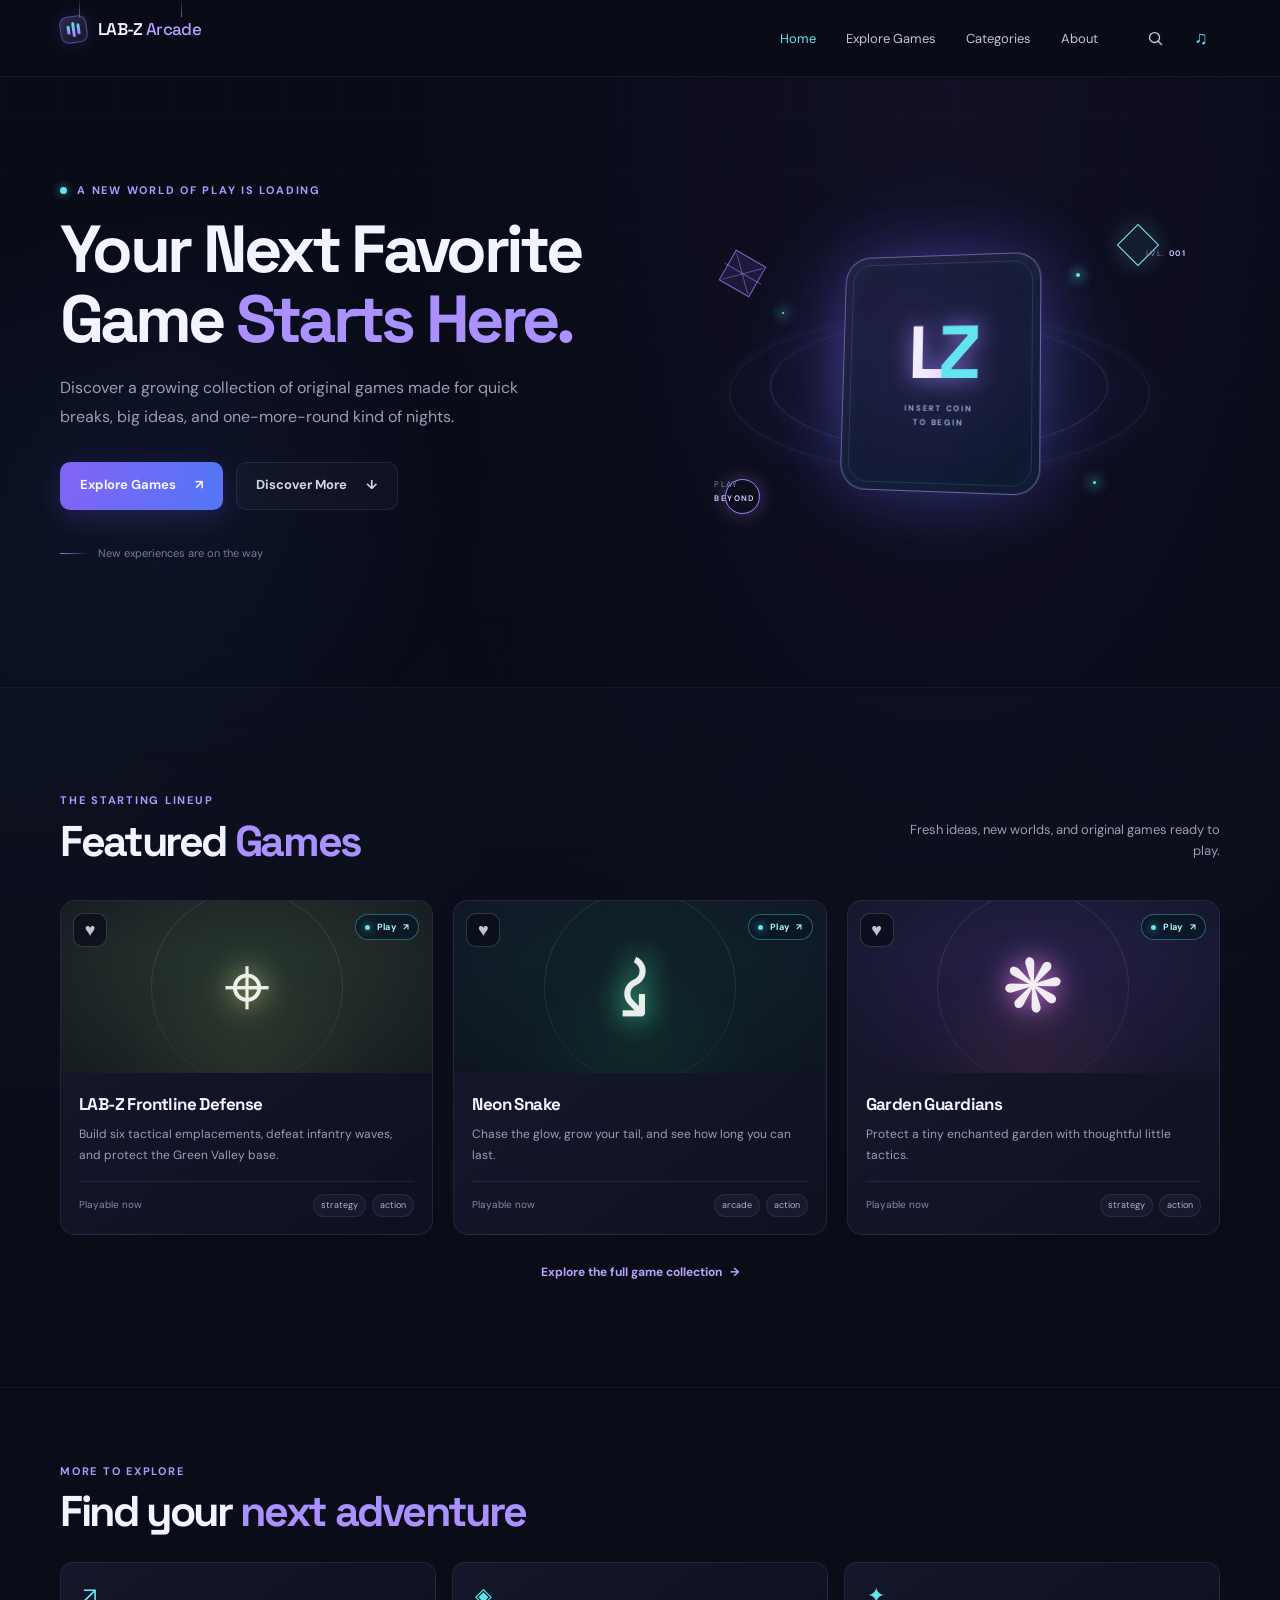
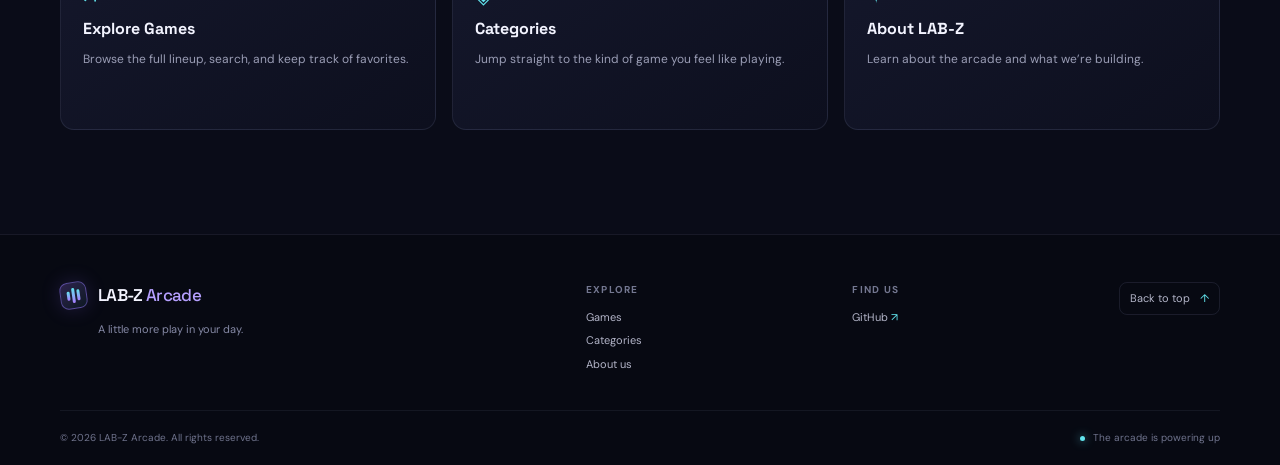
<file: index.html>
<!doctype html>
<html lang="en">
<head>
  <meta charset="utf-8">
  <meta name="viewport" content="width=device-width, initial-scale=1">
  <meta name="theme-color" content="#090b16">
  <meta name="description" content="Discover original browser games and find your next favorite at LAB-Z Arcade.">
  <title>LAB-Z Arcade — Your Next Favorite Game Starts Here</title>
  <link rel="preconnect" href="https://fonts.googleapis.com">
  <link rel="preconnect" href="https://fonts.gstatic.com" crossorigin>
  <link href="https://fonts.googleapis.com/css2?family=DM+Sans:wght@400;500;600;700&family=Space+Grotesk:wght@400;500;600;700&display=swap" rel="stylesheet">
  <link rel="stylesheet" href="css/style.css">
  <link rel="stylesheet" href="css/responsive.css">
  <script src="js/settings.js" defer></script>
  <script src="js/games.js" defer></script>
  <script src="js/app.js" defer></script>
</head>
<body>
  <a class="skip-link" href="#main">Skip to content</a>
  <header class="site-header" id="top">
    <nav class="navbar page-shell" aria-label="Main navigation">
      <div class="logo-hanger">
        <span class="logo-chain logo-chain-left" aria-hidden="true"></span>
        <span class="logo-chain logo-chain-right" aria-hidden="true"></span>
        <a class="brand" href="index.html" aria-label="LAB-Z Arcade home">
          <span class="brand-mark" aria-hidden="true"><span></span><span></span><span></span></span>
          <span>LAB-Z <strong>Arcade</strong></span>
        </a>
      </div>
      <button class="menu-toggle icon-button" type="button" aria-expanded="false" aria-controls="primary-menu" aria-label="Open navigation menu">
        <span></span><span></span>
      </button>
      <div class="nav-panel" id="primary-menu">
        <ul class="nav-links">
          <li><a href="index.html" aria-current="page">Home</a></li>
          <li><a href="games.html">Explore Games</a></li>
          <li><a href="categories.html">Categories</a></li>
          <li><a href="about.html">About</a></li>
        </ul>
        <div class="nav-search">
          <label class="sr-only" for="game-search">Search games</label>
          <input id="game-search" class="search-input" type="search" placeholder="Search games..." autocomplete="off" tabindex="-1">
          <button class="search-toggle icon-button" type="button" aria-label="Open game search" aria-expanded="false" aria-controls="game-search">
            <svg viewBox="0 0 24 24" aria-hidden="true"><circle cx="10.8" cy="10.8" r="6.3"></circle><path d="m15.4 15.4 4.2 4.2"></path></svg>
          </button>
          <button class="sound-toggle icon-button" id="sound-toggle" type="button" aria-pressed="true" aria-label="Mute sounds" title="Sound on">♫</button>
        </div>
      </div>
    </nav>
  </header>

  <main id="main">
    <section class="hero page-shell" aria-labelledby="hero-title">
      <div class="hero-copy">
        <p class="eyebrow"><span class="status-dot"></span> A new world of play is loading</p>
        <h1 id="hero-title">Your Next Favorite Game <span>Starts Here.</span></h1>
        <p class="hero-description">Discover a growing collection of original games made for quick breaks, big ideas, and one-more-round kind of nights.</p>
        <div class="hero-actions">
          <a class="button button-primary" href="games.html">Explore Games <span aria-hidden="true">↗</span></a>
          <a class="button button-quiet" href="about.html">Discover More <span aria-hidden="true">↓</span></a>
        </div>
        <div class="hero-note"><span class="note-line"></span> New experiences are on the way</div>
      </div>
      <div class="hero-art" role="img" aria-label="Abstract neon arcade portal with floating geometric shapes">
        <div class="art-orbit orbit-one"></div>
        <div class="art-orbit orbit-two"></div>
        <div class="art-glow"></div>
        <div class="art-core"><span class="core-symbol">L<span>Z</span></span><span class="core-caption">INSERT COIN<br>TO BEGIN</span></div>
        <span class="float-shape shape-diamond"></span>
        <span class="float-shape shape-ring"></span>
        <span class="float-shape shape-cube" aria-hidden="true"><i></i><i></i><i></i></span>
        <span class="art-spark spark-one"></span><span class="art-spark spark-two"></span><span class="art-spark spark-three"></span>
        <span class="art-label label-left">PLAY<br><b>BEYOND</b></span>
        <span class="art-label label-right">LVL. <b>001</b></span>
      </div>
    </section>

    <section class="featured-section section-space" aria-labelledby="games-title">
      <div class="page-shell">
        <div class="section-heading">
          <div>
            <p class="eyebrow">The starting lineup</p>
            <h2 id="games-title">Featured <span>Games</span></h2>
          </div>
          <p class="section-intro">Fresh ideas, new worlds, and original games ready to play.</p>
        </div>
        <div class="game-grid" id="game-grid" data-limit="3" aria-live="polite"></div>
        <p class="featured-more"><a class="text-link" href="games.html">Explore the full game collection <span aria-hidden="true">→</span></a></p>
      </div>
    </section>

    <section class="page-links-section section-space" aria-labelledby="page-links-title">
      <div class="page-shell">
        <div class="section-heading compact-heading">
          <div>
            <p class="eyebrow">More to explore</p>
            <h2 id="page-links-title">Find your <span>next adventure</span></h2>
          </div>
        </div>
        <div class="page-link-grid">
          <a class="page-link-card" href="games.html"><span class="page-link-icon" aria-hidden="true">↗</span><strong>Explore Games</strong><span>Browse the full lineup, search, and keep track of favorites.</span></a>
          <a class="page-link-card" href="categories.html"><span class="page-link-icon" aria-hidden="true">◈</span><strong>Categories</strong><span>Jump straight to the kind of game you feel like playing.</span></a>
          <a class="page-link-card" href="about.html"><span class="page-link-icon" aria-hidden="true">✦</span><strong>About LAB-Z</strong><span>Learn about the arcade and what we’re building.</span></a>
        </div>
      </div>
    </section>
  </main>

  <footer class="site-footer">
    <div class="page-shell footer-main">
      <div class="footer-brand">
        <a class="brand" href="index.html" aria-label="LAB-Z Arcade home">
          <span class="brand-mark" aria-hidden="true"><span></span><span></span><span></span></span>
          <span>LAB-Z <strong>Arcade</strong></span>
        </a>
        <p>A little more play in your day.</p>
      </div>
      <div class="footer-nav">
        <p class="footer-label">Explore</p>
        <a href="games.html">Games</a>
        <a href="categories.html">Categories</a>
        <a href="about.html">About us</a>
      </div>
      <div class="footer-nav">
        <p class="footer-label">Find us</p>
        <a href="https://github.com/" target="_blank" rel="noopener noreferrer">GitHub <span aria-hidden="true">↗</span></a>
      </div>
      <a class="back-to-top" href="index.html#top">Back to top <span aria-hidden="true">↑</span></a>
    </div>
    <div class="page-shell footer-bottom">
      <span>© <span id="current-year"></span> LAB-Z Arcade. All rights reserved.</span>
      <span class="footer-status"><span class="status-dot"></span> The arcade is powering up</span>
    </div>
  </footer>
</body>
</html>
</file>
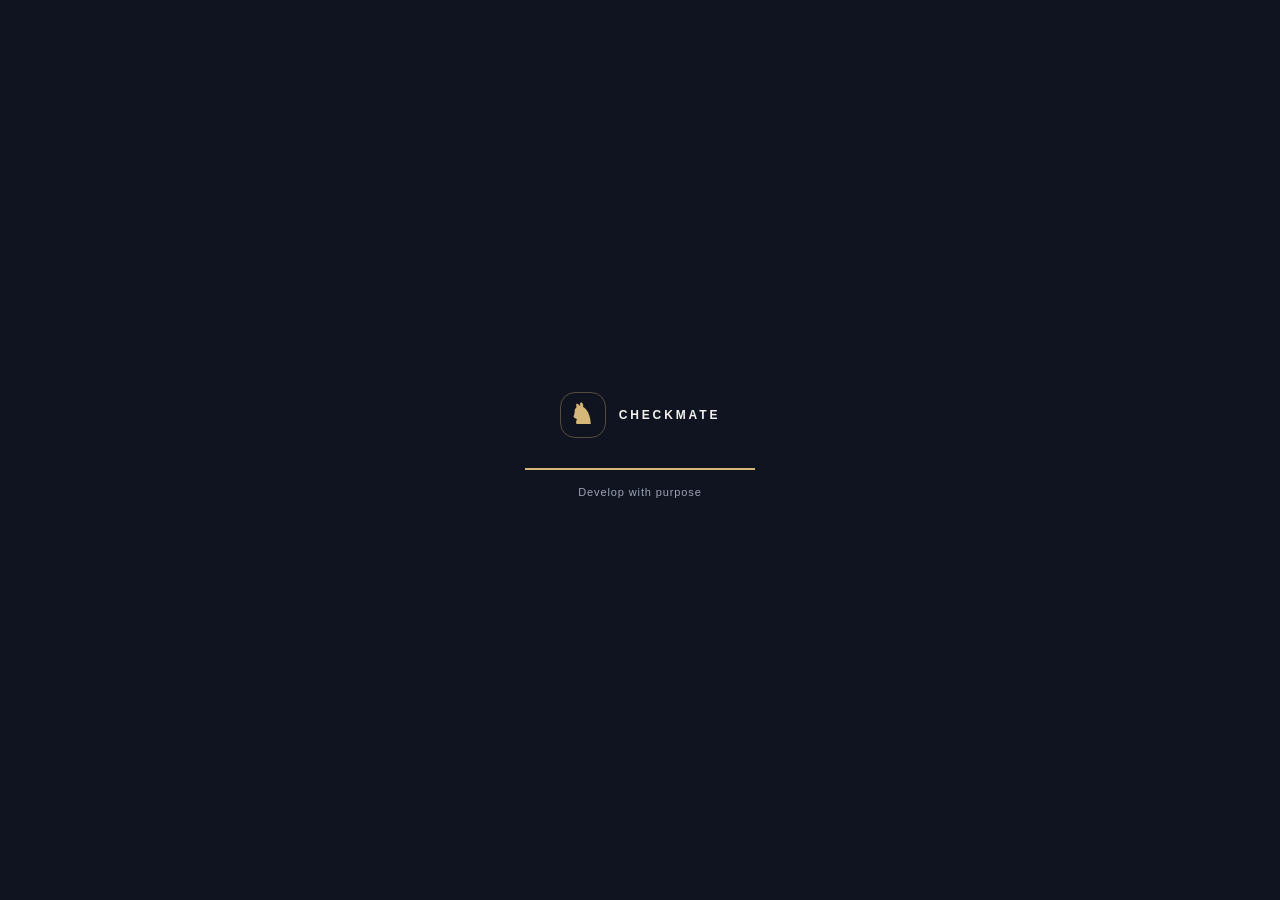
<file: games/chess-arena/index.html>
<!doctype html>
<html lang="en">
<head>
  <meta charset="utf-8">
  <meta name="viewport" content="width=device-width, initial-scale=1">
  <title>Checkmate — A modern chess experience</title>
  <link rel="stylesheet" href="./style.css">
  <script defer src="./chess.js"></script>
  <script defer src="../../js/settings.js"></script>
  <script defer src="./script.js"></script>
</head>
<body>
  <div class="loading-screen" id="loading-screen" aria-label="Loading chess">
    <div class="loader-brand"><span class="brand-mark">♞</span><span>CHECKMATE</span></div>
    <div class="loader-track"><span id="loader-progress"></span></div>
    <p class="loader-tip" id="loader-tip">Control the center</p>
  </div>

  <main class="app-shell">
    <a class="back-to-arcade" href="../../index.html">← Back to Arcade</a>
    <div class="ambient ambient-one"></div>
    <div class="ambient ambient-two"></div>
    <div class="float-piece float-one">♞</div>
    <div class="float-piece float-two">♙</div>
    <div class="float-piece float-three">♛</div>
    <div class="float-piece float-four">♗</div>

    <section class="menu-screen screen" id="menu-screen" aria-labelledby="menu-title">
      <div class="menu-card glass">
        <div class="eyebrow"><span class="eyebrow-line"></span> THE ROYAL GAME, REIMAGINED</div>
        <div class="menu-emblem" aria-hidden="true">♞</div>
        <h1 id="menu-title">Make your<br><span>next move.</span></h1>
        <p class="menu-copy">A quieter kind of intensity.<br>One board. Infinite possibilities.</p>
        <button class="primary-button" id="play-button"><span>Play</span><span class="button-arrow">↗</span></button>
        <button class="theme-button" id="theme-toggle"><span class="theme-icon">☾</span> <span id="theme-label">Switch to light</span></button>
        <div class="menu-foot"><span>EST. 2024</span><span>♔ &nbsp;·&nbsp; ♚</span><span>PLAY AT YOUR PACE</span></div>
      </div>
    </section>

    <section class="game-screen screen hidden" id="game-screen" aria-label="Chess game">
      <header class="topbar">
        <button class="wordmark" id="menu-button" aria-label="Return to menu"><span class="wordmark-icon">♞</span> CHECKMATE</button>
        <div class="topbar-note"><span class="live-dot"></span> LOCAL GAME</div>
        <div class="top-actions">
          <button class="icon-button" id="sound-button" aria-label="Mute sounds" title="Toggle sound">♫</button>
          <button class="icon-button" id="game-theme-toggle" aria-label="Toggle theme" title="Toggle theme">☾</button>
        </div>
      </header>

      <div class="game-layout">
        <section class="play-area">
          <div class="board-heading">
            <div><p class="eyebrow board-eyebrow">YOUR MATCH</p><h2>Classic game</h2></div>
            <div class="turn-pill" id="turn-pill"><span class="turn-dot"></span><span id="turn-label">White to move</span></div>
          </div>
          <div class="board-wrap" id="board-wrap">
            <div class="board" id="board" role="grid" aria-label="Chess board"></div>
            <div class="board-flash" id="board-flash"></div>
            <div class="check-label" id="check-label">CHECK!</div>
          </div>
          <div class="board-footer">
            <button class="subtle-button" id="flip-button"><span>⇄</span> Flip board</button>
            <span class="board-hint">Drag-free. Think freely.</span>
          </div>
        </section>

        <aside class="side-panel glass">
          <div class="side-heading"><div><p class="eyebrow">MATCH DETAILS</p><h2>At a glance</h2></div><span class="status-badge" id="status-badge">IN PLAY</span></div>
          <div class="players">
            <div class="player-row" id="white-player">
              <span class="player-avatar white-avatar">♔</span>
              <div class="player-meta"><strong>White</strong><span>Player one</span></div>
              <div class="captured-tray" id="white-captured" aria-label="White captured pieces"></div>
              <strong class="material-score" id="white-material"></strong>
            </div>
            <div class="player-divider"><span>VS</span></div>
            <div class="player-row" id="black-player">
              <span class="player-avatar black-avatar">♚</span>
              <div class="player-meta"><strong>Black</strong><span>Player two</span></div>
              <div class="captured-tray" id="black-captured" aria-label="Black captured pieces"></div>
              <strong class="material-score" id="black-material"></strong>
            </div>
          </div>
          <div class="moves-heading"><h3>Move history</h3><span id="move-count">0 MOVES</span></div>
          <div class="move-list" id="move-list" aria-live="polite">
            <div class="empty-moves"><span>♘</span><p>Your opening move<br>starts the story.</p></div>
          </div>
          <div class="panel-actions">
            <button class="action-button" id="undo-button" disabled><span>↶</span> Undo</button>
            <button class="action-button" id="restart-button"><span>⟳</span> Restart</button>
          </div>
          <p class="panel-note">A good move is a quiet one.</p>
        </aside>
      </div>
    </section>

    <div class="modal-screen hidden" id="promotion-screen" role="dialog" aria-modal="true" aria-labelledby="promotion-title">
      <div class="promotion-card glass"><p class="eyebrow">A MOMENT OF CHOICE</p><h2 id="promotion-title">Promote your pawn</h2><p class="promotion-copy">Choose your new piece</p><div class="promotion-options" id="promotion-options"></div></div>
    </div>
    <div class="modal-screen hidden" id="result-screen" role="dialog" aria-modal="true" aria-labelledby="result-title">
      <div class="result-card glass" id="result-card">
        <div class="result-crown">♛</div><p class="eyebrow" id="result-eyebrow">A DECISIVE MOMENT</p><h2 id="result-title">Checkmate!</h2><p class="result-copy" id="result-copy">White wins</p>
        <div class="result-actions"><button class="primary-button" id="play-again-button"><span>Play again</span><span class="button-arrow">↗</span></button><button class="secondary-button" id="result-menu-button">Back to menu</button></div>
      </div>
    </div>
    <div class="confetti-layer" id="confetti-layer" aria-hidden="true"></div>
  </main>
  <script>
    if ('serviceWorker' in navigator) {
      const pageScope = new URL('./', window.location.href).href;
      navigator.serviceWorker.getRegistrations()
        .then((registrations) => Promise.all(
          registrations
            .filter((registration) => registration.scope === pageScope)
            .map((registration) => registration.unregister())
        ))
        .catch((error) => console.error('Chess Arena service worker cleanup failed:', error));
    }
  </script>
</body>
</html>
</file>
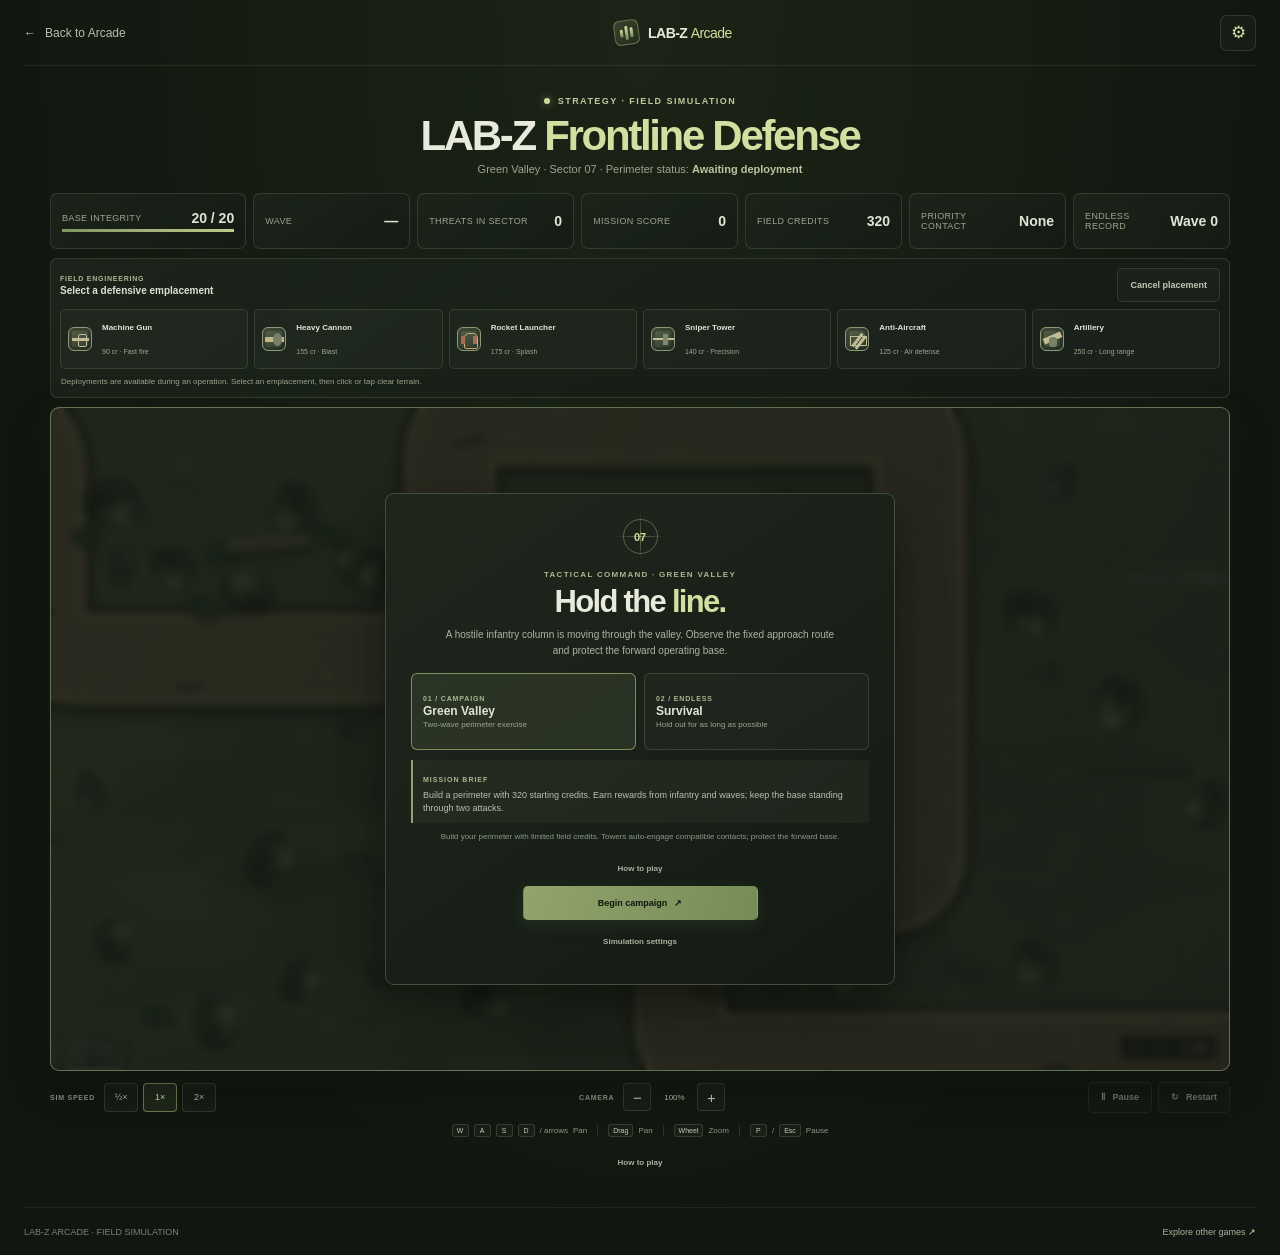
<file: games/frontline-defense/index.html>
<!doctype html>
<html lang="en">
<head>
  <meta charset="utf-8">
  <meta name="viewport" content="width=device-width, initial-scale=1">
  <meta name="theme-color" content="#111710">
  <meta name="description" content="Build and command a modern military defense in LAB-Z Frontline Defense.">
  <title>LAB-Z Frontline Defense — LAB-Z Arcade</title>
  <link rel="stylesheet" href="./frontline-defense.css">
  <script defer src="./frontline-defense.js"></script>
</head>
<body>
  <header class="game-header">
    <a class="back-link" href="../../index.html"><span aria-hidden="true">←</span> Back to Arcade</a>
    <a class="game-brand" href="../../index.html" aria-label="LAB-Z Arcade home">
      <span class="brand-mark" aria-hidden="true"><i></i><i></i><i></i></span>
      <span>LAB-Z <strong>Arcade</strong></span>
    </a>
    <button class="icon-button settings-button" id="settings-button" type="button" aria-haspopup="dialog" aria-controls="settings-dialog" aria-label="Open settings" title="Settings">⚙</button>
  </header>

  <main class="game-main">
    <section class="game-layout" aria-labelledby="game-title">
      <div class="game-heading">
        <p class="eyebrow"><span class="status-dot"></span> STRATEGY · FIELD SIMULATION</p>
        <h1 id="game-title">LAB-Z <span>Frontline Defense</span></h1>
        <p class="game-intro">Green Valley · Sector 07 · Perimeter status: <strong id="mission-status">Awaiting deployment</strong></p>
      </div>

      <div class="tactical-bar" aria-label="Tactical status">
        <div class="tactical-stat"><span class="stat-label">Base integrity</span><strong id="base-value">20 / 20</strong><span class="integrity-track" aria-hidden="true"><i id="integrity-bar"></i></span></div>
        <div class="tactical-stat"><span class="stat-label">Wave</span><strong id="wave-value">—</strong></div>
        <div class="tactical-stat"><span class="stat-label">Threats in sector</span><strong id="threat-value">0</strong></div>
        <div class="tactical-stat"><span class="stat-label">Mission score</span><strong id="score-value">0</strong></div>
        <div class="tactical-stat"><span class="stat-label">Field credits</span><strong id="resource-value">320</strong></div>
        <div class="tactical-stat"><span class="stat-label">Priority contact</span><strong id="boss-value">None</strong></div>
        <div class="tactical-stat"><span class="stat-label">Endless record</span><strong id="record-value">Wave 0</strong></div>
      </div>

      <section class="build-panel" aria-label="Tower arsenal">
        <div class="build-heading">
          <div><span class="control-label">FIELD ENGINEERING</span><strong>Select a defensive emplacement</strong></div>
          <button class="text-button build-cancel" id="cancel-build-button" type="button">Cancel placement</button>
        </div>
        <div class="tower-options" id="tower-options" role="group" aria-label="Available tower types">
          <button class="tower-option" type="button" data-tower="machineGun" aria-pressed="false" aria-label="Machine Gun, 90 credits">
            <span class="tower-glyph tower-glyph-mg" aria-hidden="true"></span><strong>Machine Gun</strong><span>90 cr · Fast fire</span>
          </button>
          <button class="tower-option" type="button" data-tower="heavyCannon" aria-pressed="false" aria-label="Heavy Cannon, 155 credits">
            <span class="tower-glyph tower-glyph-cannon" aria-hidden="true"></span><strong>Heavy Cannon</strong><span>155 cr · Blast</span>
          </button>
          <button class="tower-option" type="button" data-tower="rocketLauncher" aria-pressed="false" aria-label="Rocket Launcher, 175 credits">
            <span class="tower-glyph tower-glyph-rocket" aria-hidden="true"></span><strong>Rocket Launcher</strong><span>175 cr · Splash</span>
          </button>
          <button class="tower-option" type="button" data-tower="sniperTower" aria-pressed="false" aria-label="Sniper Tower, 140 credits">
            <span class="tower-glyph tower-glyph-sniper" aria-hidden="true"></span><strong>Sniper Tower</strong><span>140 cr · Precision</span>
          </button>
          <button class="tower-option" type="button" data-tower="antiAircraft" aria-pressed="false" aria-label="Anti-Aircraft, 125 credits">
            <span class="tower-glyph tower-glyph-aa" aria-hidden="true"></span><strong>Anti-Aircraft</strong><span>125 cr · Air defense</span>
          </button>
          <button class="tower-option" type="button" data-tower="artillery" aria-pressed="false" aria-label="Artillery, 250 credits">
            <span class="tower-glyph tower-glyph-artillery" aria-hidden="true"></span><strong>Artillery</strong><span>250 cr · Long range</span>
          </button>
        </div>
        <p class="build-guidance" id="build-guidance" aria-live="polite">Deployments are available during an operation. Select an emplacement, then tap or click clear terrain.</p>
        <div class="tower-inspector" id="tower-inspector" aria-live="polite" hidden></div>
      </section>

      <div class="board-wrap" id="board-wrap">
        <canvas id="battlefield" width="1200" height="675" tabindex="0" aria-label="Top-down Green Valley battlefield. Select an emplacement and click clear terrain to place it. Tap a built tower to inspect it. Drag to pan, use the mouse wheel to zoom, or use WASD and arrow keys to move the camera."></canvas>
        <div class="map-readout" aria-hidden="true"><span>MAP GRID</span><strong id="grid-readout">E-04</strong></div>
        <div class="overlay" id="phase-overlay" role="dialog" aria-modal="true" aria-labelledby="overlay-title">
          <section class="overlay-panel">
            <div class="overlay-mark" aria-hidden="true"><span>07</span></div>
            <p class="overlay-kicker" id="overlay-kicker">TACTICAL COMMAND · GREEN VALLEY</p>
            <h2 id="overlay-title">Hold the <span>line.</span></h2>
            <p class="overlay-copy" id="overlay-copy">A hostile infantry column is moving through the valley. Observe the fixed approach route and protect the forward operating base.</p>

            <div class="start-view" id="start-view">
              <div class="mode-picker" role="group" aria-label="Choose operation mode">
                <button class="mode-card is-selected" type="button" data-mode="campaign" aria-pressed="true">
                  <span class="mode-index">01 / CAMPAIGN</span>
                  <strong>Green Valley</strong>
                  <span>Two-wave perimeter exercise</span>
                </button>
                <button class="mode-card" type="button" data-mode="endless" aria-pressed="false">
                  <span class="mode-index">02 / ENDLESS</span>
                  <strong>Survival</strong>
                  <span>Hold out for as long as possible</span>
                </button>
              </div>
              <div class="mission-brief" id="mission-brief">
                <span class="brief-label">MISSION BRIEF</span>
                <p>Protect the base through two incoming waves. Infantry that reaches the perimeter will reduce base integrity.</p>
              </div>
              <p class="stage-note">Build your perimeter with limited field credits. Towers auto-engage compatible contacts; protect the forward base.</p>
              <button class="text-button tutorial-button" id="tutorial-button" type="button">How to play</button>
              <button class="primary-button" id="start-button" type="button">Begin campaign <span aria-hidden="true">↗</span></button>
              <button class="text-button" id="menu-settings-button" type="button">Simulation settings</button>
            </div>

            <div class="pause-view" id="pause-view" hidden>
              <div class="pause-summary"><span>OPERATION</span><strong id="pause-operation">Green Valley</strong><span>BASE INTEGRITY</span><strong id="pause-base">20 / 20</strong></div>
              <button class="primary-button" id="resume-button" type="button">Resume operation <span aria-hidden="true">▶</span></button>
              <div class="overlay-actions"><button class="secondary-button" id="pause-restart-button" type="button">Restart operation</button><button class="secondary-button" id="pause-menu-button" type="button">Return to menu</button></div>
            </div>

            <div class="result-view" id="result-view" hidden>
              <p class="result-stamp" id="result-stamp">AFTER ACTION REPORT</p>
              <p class="result-copy" id="result-copy"></p>
              <div class="result-stats"><span>Waves completed<strong id="result-waves">0</strong></span><span>Final integrity<strong id="result-integrity">0 / 20</strong></span><span>Score<strong id="result-score">0</strong></span></div>
              <button class="primary-button" id="result-restart-button" type="button">Deploy again <span aria-hidden="true">↗</span></button>
              <button class="text-button" id="result-menu-button" type="button">Return to operation select</button>
            </div>
          </section>
        </div>
      </div>

      <div class="control-deck">
        <div class="speed-control" role="group" aria-label="Simulation speed">
          <span class="control-label">SIM SPEED</span>
          <button class="speed-button" type="button" data-speed="0.5" aria-pressed="false">½×</button>
          <button class="speed-button is-selected" type="button" data-speed="1" aria-pressed="true">1×</button>
          <button class="speed-button" type="button" data-speed="2" aria-pressed="false">2×</button>
        </div>
        <div class="camera-controls" role="group" aria-label="Camera zoom">
          <span class="control-label">CAMERA</span>
          <button class="control-button" id="zoom-out-button" type="button" aria-label="Zoom out">−</button>
          <span class="zoom-value" id="zoom-value">100%</span>
          <button class="control-button" id="zoom-in-button" type="button" aria-label="Zoom in">+</button>
        </div>
        <div class="run-controls">
          <button class="secondary-button" id="pause-button" type="button" disabled><span aria-hidden="true">Ⅱ</span> Pause</button>
          <button class="secondary-button" id="restart-button" type="button" disabled><span aria-hidden="true">↻</span> Restart</button>
        </div>
      </div>
      <p class="keyboard-hint"><kbd>W</kbd><kbd>A</kbd><kbd>S</kbd><kbd>D</kbd> / arrows <span>Pan</span><i></i><kbd>Drag</kbd> <span>Pan</span><i></i><kbd>Wheel</kbd> <span>Zoom</span><i></i><kbd>P</kbd> / <kbd>Esc</kbd> <span>Pause</span></p>
      <button class="text-button tutorial-button tutorial-reopen" id="tutorial-reopen-button" type="button">How to play</button>
      <p class="sr-only" id="game-status" aria-live="polite" aria-atomic="true">Select an operation and begin the simulation.</p>
    </section>
  </main>

  <dialog class="settings-dialog" id="settings-dialog" aria-labelledby="settings-title">
    <form method="dialog" class="settings-panel">
      <div class="settings-heading"><div><p class="overlay-kicker">SYSTEM PREFERENCES</p><h2 id="settings-title">Simulation <span>settings</span></h2></div><button class="control-button close-button" value="close" aria-label="Close settings">×</button></div>
      <label class="setting-row" for="default-speed">
        <span><strong>Default simulation speed</strong><small>Speed used when a new operation begins.</small></span>
        <select id="default-speed" name="default-speed"><option value="0.5">½×</option><option value="1">1×</option><option value="2">2×</option></select>
      </label>
      <label class="setting-row" for="terrain-detail">
        <span><strong>Terrain detail</strong><small>Show procedural vegetation and terrain markings.</small></span>
        <input id="terrain-detail" name="terrain-detail" type="checkbox">
      </label>
      <p class="settings-saved" id="settings-saved" aria-live="polite">Preferences are saved on this device.</p>
      <button class="primary-button settings-done" value="close">Done</button>
    </form>
  </dialog>

  <dialog class="settings-dialog tutorial-dialog" id="tutorial-dialog" aria-labelledby="tutorial-title">
    <div class="settings-panel">
      <div class="settings-heading"><div><p class="overlay-kicker">FIELD GUIDE · SECTOR 07</p><h2 id="tutorial-title">How to <span>play</span></h2></div><button class="control-button close-button" id="tutorial-close-button" type="button" aria-label="Close field guide">×</button></div>
      <ol class="tutorial-list">
        <li><strong>Protect the base.</strong><span>Infantry that reaches the forward operating base removes one integrity. Hold through both Campaign waves, or survive as long as possible in Endless.</span></li>
        <li><strong>Earn and spend field credits.</strong><span>Start with 320 credits. Destroyed enemies and completed waves award more; select a tower only when you can afford it.</span></li>
        <li><strong>Place on clear terrain.</strong><span>Choose an emplacement, then click or tap a clear spot away from roads, scenery, other towers, and the map edge. Invalid positions never charge you.</span></li>
        <li><strong>Know the enemy; match your defenses.</strong><span>Machine Guns suppress infantry and scouts; Cannons punish armor; Rockets and Artillery strike groups; Snipers pick priority targets. Anti-Air targets helicopters and drones only.</span></li>
        <li><strong>Watch for special threats.</strong><span>Rocket Vehicles fire at nearby defenses. Command Tanks mark a ground burst before it hits. Boss health and priority alerts appear above the battlefield and in the status display.</span></li>
        <li><strong>Let the defenses engage.</strong><span>Towers automatically target the furthest-along compatible enemy in range. Inspect a placed tower for its stats; select another emplacement to continue building.</span></li>
        <li><strong>Command the camera.</strong><span>Drag or use WASD / arrow keys to pan; use the wheel or zoom controls to zoom. Pause freezes enemies, special attacks, and projectiles.</span></li>
      </ol>
      <p class="tutorial-note">Scout Jeeps are quick; APCs and Heavy Tanks resist small arms; Elite Squads endure more hits. Helicopters and Drones fly the same route and can only be engaged by Anti-Air.</p>
      <button class="primary-button settings-done" id="tutorial-done-button" type="button">Return to field</button>
    </div>
  </dialog>

  <footer class="game-footer"><span>LAB-Z ARCADE · FIELD SIMULATION</span><a href="../../games.html">Explore other games <span aria-hidden="true">↗</span></a></footer>
</body>
</html>
</file>
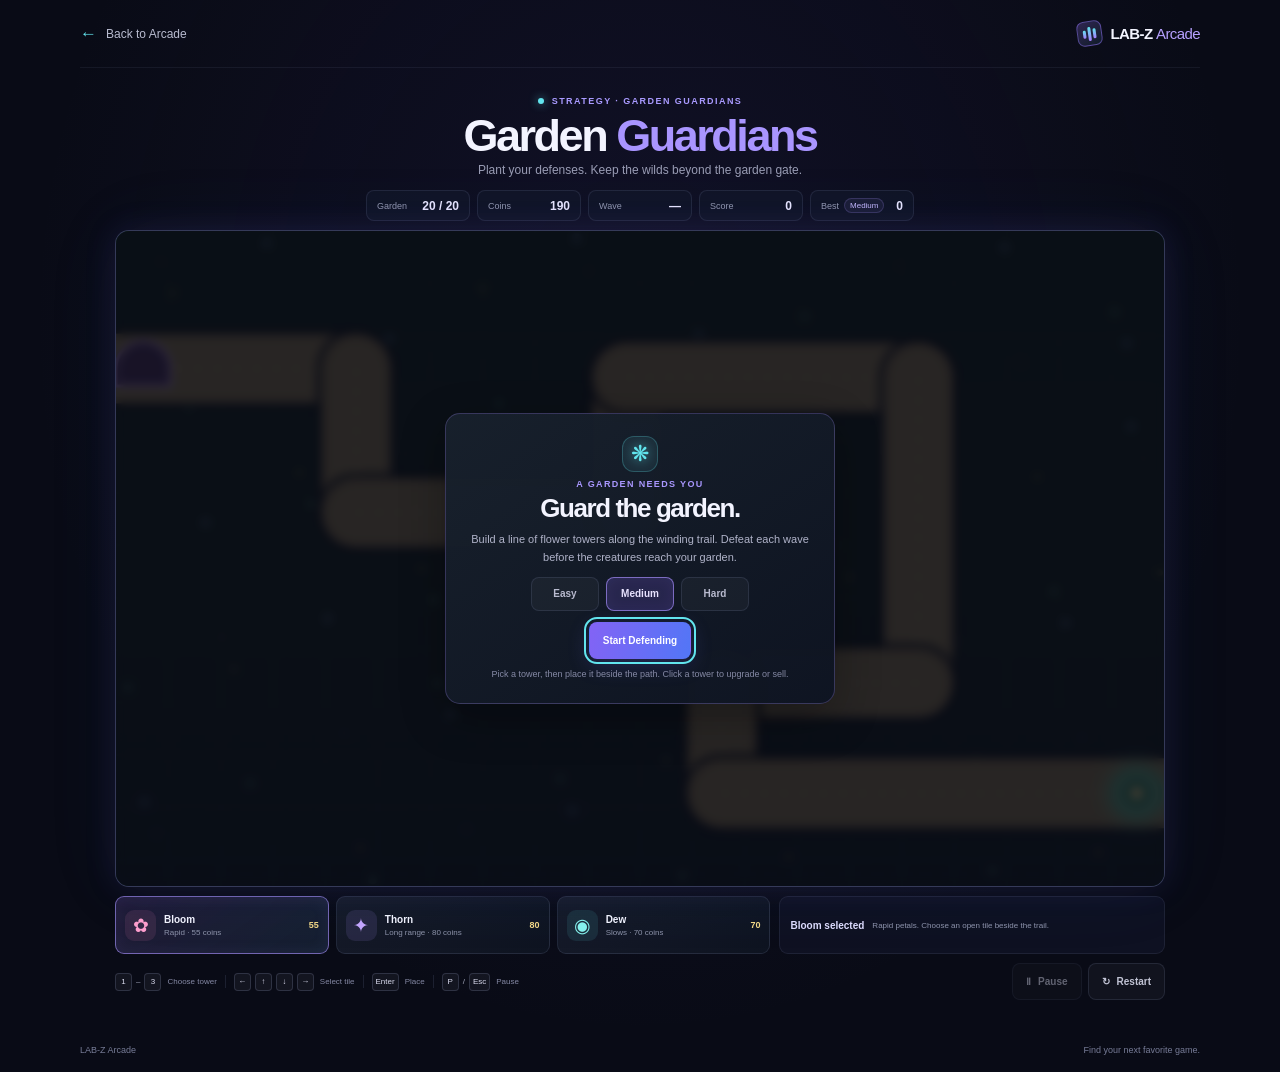
<file: games/garden-guardians/index.html>
<!doctype html>
<html lang="en">
<head>
  <meta charset="utf-8">
  <meta name="viewport" content="width=device-width, initial-scale=1">
  <meta name="theme-color" content="#090b16">
  <meta name="description" content="Protect an enchanted garden in Garden Guardians, an original tower defense game from LAB-Z Arcade.">
  <title>Garden Guardians — LAB-Z Arcade</title>
  <link rel="stylesheet" href="garden-guardians.css">
  <script src="garden-guardians.js" defer></script>
</head>
<body>
  <header class="game-header">
    <a class="back-link" href="../../index.html"><span aria-hidden="true">←</span> Back to Arcade</a>
    <a class="game-brand" href="../../index.html" aria-label="LAB-Z Arcade home">
      <span class="brand-mark" aria-hidden="true"><i></i><i></i><i></i></span>
      <span>LAB-Z <strong>Arcade</strong></span>
    </a>
  </header>

  <main class="game-main">
    <section class="game-layout" aria-labelledby="game-title">
      <div class="game-heading">
        <p class="eyebrow"><span class="status-dot"></span> Strategy · Garden Guardians</p>
        <h1>Garden <span>Guardians</span></h1>
        <p class="game-intro">Plant your defenses. Keep the wilds beyond the garden gate.</p>
      </div>

      <div class="game-toolbar" aria-label="Game statistics">
        <div class="stat"><span>Garden</span><strong id="health-value">20 / 20</strong></div>
        <div class="stat"><span>Coins</span><strong id="coins-value">150</strong></div>
        <div class="stat"><span>Wave</span><strong id="wave-value">—</strong></div>
        <div class="stat"><span>Score</span><strong id="score-value">0</strong></div>
        <div class="stat"><span>Best <span id="difficulty-label">Medium</span></span><strong id="best-value">0</strong></div>
      </div>

      <div class="board-wrap" id="board-wrap">
        <canvas id="game-canvas" width="960" height="600" tabindex="0" aria-label="Garden Guardians game board. Choose a tower, then select an open spot beside the path to place it. Use arrow keys to select a tile and Enter to place."></canvas>
        <div class="game-overlay" id="game-overlay">
          <section class="overlay-panel" aria-labelledby="overlay-title">
            <span class="overlay-icon" id="overlay-icon" aria-hidden="true">❋</span>
            <p class="overlay-eyebrow" id="overlay-eyebrow">A GARDEN NEEDS YOU</p>
            <h2 id="overlay-title">Guard the garden.</h2>
            <p id="overlay-message">Build a line of flower towers along the winding trail. Defeat each wave before the creatures reach your garden.</p>
            <div class="difficulty-picker" role="group" aria-label="Choose difficulty">
              <button class="difficulty-button" type="button" data-difficulty="easy" aria-pressed="false">Easy</button>
              <button class="difficulty-button is-selected" type="button" data-difficulty="medium" aria-pressed="true">Medium</button>
              <button class="difficulty-button" type="button" data-difficulty="hard" aria-pressed="false">Hard</button>
            </div>
            <button class="primary-button" id="overlay-action" type="button">Start Defending</button>
            <button class="change-difficulty-button" id="change-difficulty-button" type="button" hidden>Change difficulty</button>
            <p class="overlay-hint">Pick a tower, then place it beside the path. Click a tower to upgrade or sell.</p>
          </section>
        </div>
      </div>

      <section class="build-panel" aria-label="Build and manage towers">
        <div class="tower-options" role="group" aria-label="Choose a tower to place">
          <button class="tower-card is-selected" type="button" data-tower="bloom" aria-pressed="true">
            <span class="tower-icon bloom-icon" aria-hidden="true">✿</span>
            <span class="tower-copy"><strong>Bloom</strong><small>Rapid · 55 coins</small></span>
            <span class="tower-cost">55</span>
          </button>
          <button class="tower-card" type="button" data-tower="thorn" aria-pressed="false">
            <span class="tower-icon thorn-icon" aria-hidden="true">✦</span>
            <span class="tower-copy"><strong>Thorn</strong><small>Long range · 80 coins</small></span>
            <span class="tower-cost">80</span>
          </button>
          <button class="tower-card" type="button" data-tower="dew" aria-pressed="false">
            <span class="tower-icon dew-icon" aria-hidden="true">◉</span>
            <span class="tower-copy"><strong>Dew</strong><small>Slows · 70 coins</small></span>
            <span class="tower-cost">70</span>
          </button>
        </div>
        <div class="tower-details" id="tower-details" aria-live="polite">
          <span class="detail-title" id="detail-title">Bloom selected</span>
          <span class="detail-description" id="detail-description">Rapid petals. Choose an open tile beside the trail.</span>
          <div class="detail-actions" id="detail-actions" hidden>
            <button class="secondary-button" id="upgrade-button" type="button">Upgrade</button>
            <button class="secondary-button sell-button" id="sell-button" type="button">Sell</button>
          </div>
        </div>
      </section>

      <div class="game-controls">
        <p class="keyboard-hint"><kbd>1</kbd>–<kbd>3</kbd><span>Choose tower</span><i></i><kbd>←</kbd><kbd>↑</kbd><kbd>↓</kbd><kbd>→</kbd><span>Select tile</span><i></i><kbd>Enter</kbd><span>Place</span><i></i><kbd>P</kbd> / <kbd>Esc</kbd><span>Pause</span></p>
        <div class="control-buttons">
          <button class="secondary-button" id="pause-button" type="button" disabled><span aria-hidden="true">Ⅱ</span> Pause</button>
          <button class="secondary-button" id="restart-button" type="button"><span aria-hidden="true">↻</span> Restart</button>
        </div>
      </div>
      <p class="sr-only" id="game-status" aria-live="polite" aria-atomic="true">Choose a difficulty and start defending.</p>
    </section>
  </main>
  <footer class="game-footer"><span>LAB-Z Arcade</span><span>Find your next favorite game.</span></footer>
</body>
</html>
</file>
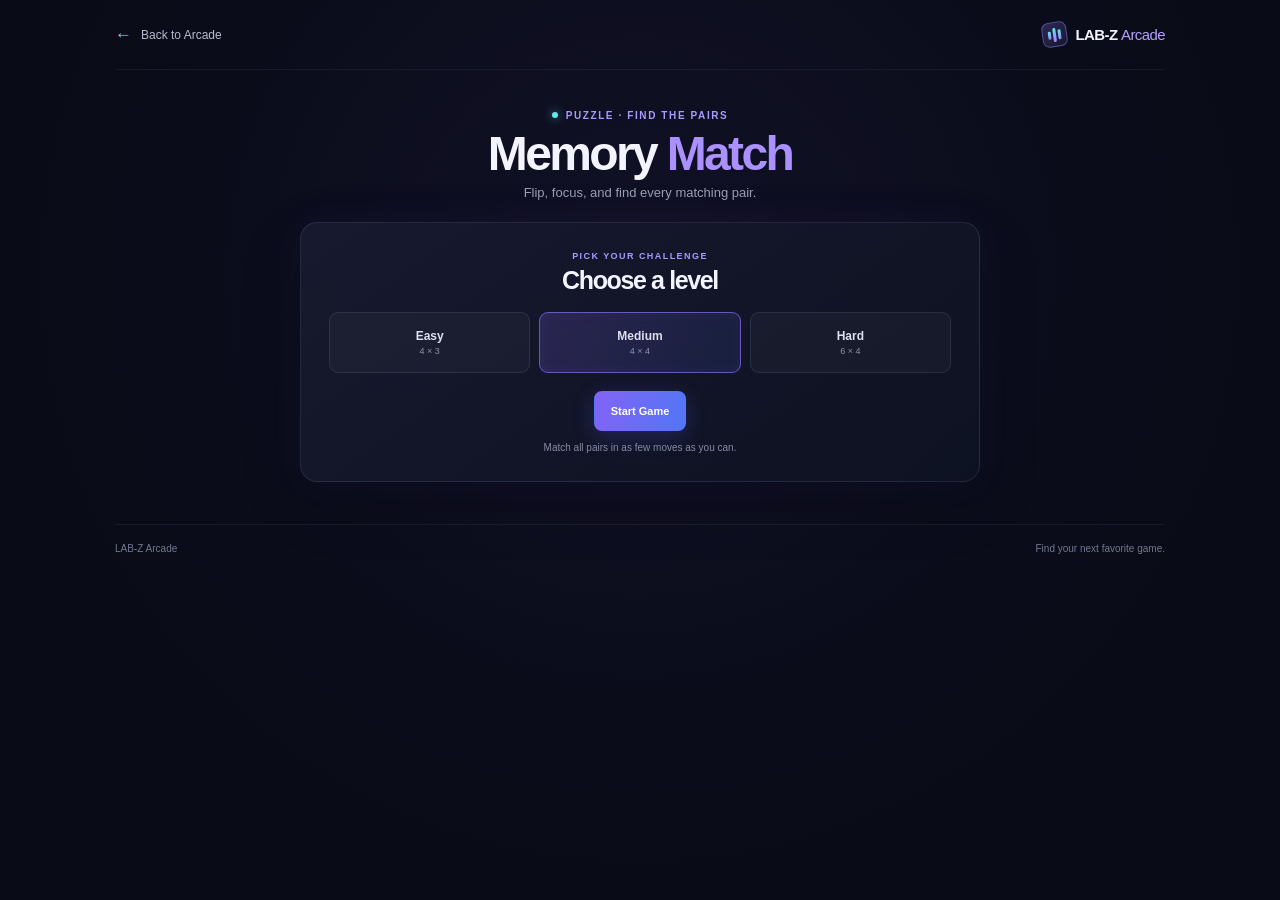
<file: games/memory-match/index.html>
<!doctype html>
<html lang="en">
<head>
  <meta charset="utf-8">
  <meta name="viewport" content="width=device-width, initial-scale=1">
  <meta name="theme-color" content="#090b16">
  <meta name="description" content="Play Memory Match at LAB-Z Arcade. Find every matching pair in this neon card puzzle.">
  <title>Memory Match — LAB-Z Arcade</title>
  <link rel="stylesheet" href="memory-match.css">
  <script src="memory-match.js" defer></script>
</head>
<body>
  <header class="game-header">
    <a class="back-link" href="../../index.html"><span aria-hidden="true">←</span> Back to Arcade</a>
    <a class="game-brand" href="../../index.html" aria-label="LAB-Z Arcade home"><span class="brand-mark" aria-hidden="true"><i></i><i></i><i></i></span><span>LAB-Z <strong>Arcade</strong></span></a>
  </header>
  <main class="game-main">
    <section class="game-layout" aria-labelledby="game-title">
      <header class="game-heading">
        <p class="eyebrow"><span class="status-dot"></span> Puzzle · Find the pairs</p>
        <h1 id="game-title">Memory <span>Match</span></h1>
        <p>Flip, focus, and find every matching pair.</p>
      </header>
      <section class="level-panel" id="level-panel" aria-labelledby="level-title">
        <p class="panel-kicker">PICK YOUR CHALLENGE</p>
        <h2 id="level-title">Choose a level</h2>
        <div class="level-choices" role="group" aria-label="Choose level">
          <button class="level-button" type="button" data-level="easy" aria-pressed="false"><strong>Easy</strong><span>4 × 3</span></button>
          <button class="level-button is-selected" type="button" data-level="medium" aria-pressed="true"><strong>Medium</strong><span>4 × 4</span></button>
          <button class="level-button" type="button" data-level="hard" aria-pressed="false"><strong>Hard</strong><span>6 × 4</span></button>
        </div>
        <button class="primary-button" id="start-button" type="button">Start Game</button>
        <p class="level-hint">Match all pairs in as few moves as you can.</p>
      </section>
      <section class="play-panel" id="play-panel" hidden aria-label="Memory Match game">
        <div class="game-toolbar">
          <span class="level-label" id="current-level">Medium · 4 × 4</span>
          <div class="game-stats" aria-label="Game stats">
            <div class="stat"><span>Moves</span><strong id="moves">0</strong></div>
            <div class="stat"><span>Time</span><strong id="timer">0:00</strong></div>
            <div class="stat"><span>Best</span><strong id="best">—</strong></div>
          </div>
        </div>
        <div class="card-grid medium" id="card-grid" role="group" aria-label="Memory cards"></div>
        <div class="game-actions">
          <button class="secondary-button" id="restart-button" type="button">Restart</button>
          <button class="secondary-button" id="change-level-button" type="button">Change level</button>
        </div>
      </section>
      <div class="win-overlay" id="win-overlay" hidden>
        <div class="win-panel" role="dialog" aria-modal="true" aria-labelledby="win-title">
          <span class="win-icon" aria-hidden="true">✦</span>
          <p class="panel-kicker">ALL PAIRS FOUND</p>
          <h2 id="win-title">Beautifully done!</h2>
          <p id="win-message">You matched them all.</p>
          <button class="primary-button" id="play-again-button" type="button">Play Again</button>
        </div>
      </div>
      <p class="sr-only" id="game-status" aria-live="polite" aria-atomic="true"></p>
    </section>
  </main>
  <footer class="game-footer"><span>LAB-Z Arcade</span><span>Find your next favorite game.</span></footer>
</body>
</html>
</file>
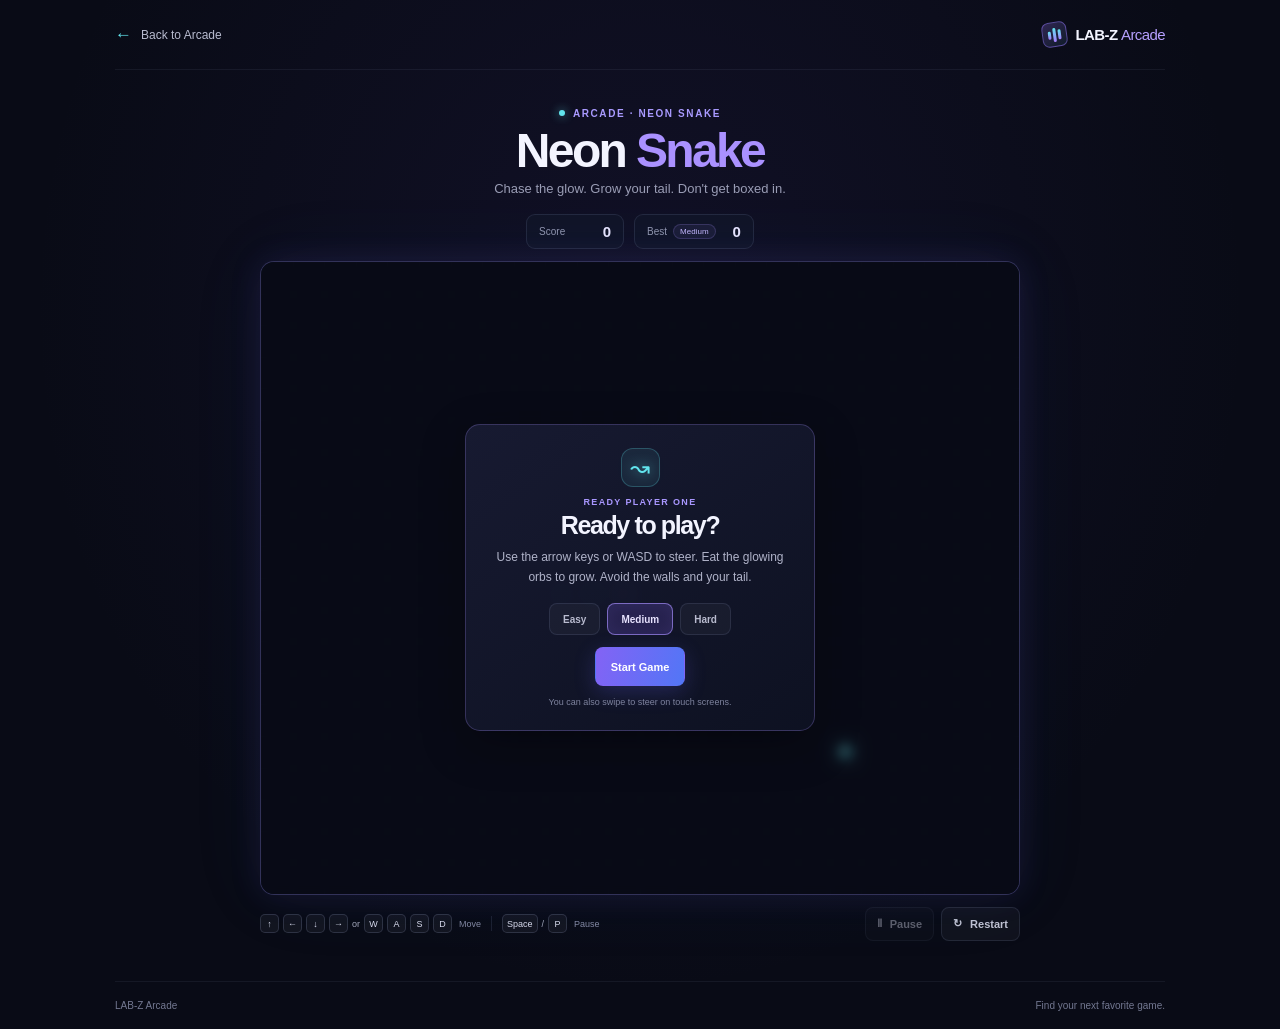
<file: games/neon-snake/index.html>
<!doctype html>
<html lang="en">
<head>
  <meta charset="utf-8">
  <meta name="viewport" content="width=device-width, initial-scale=1">
  <meta name="theme-color" content="#090b16">
  <meta name="description" content="Play Neon Snake, a glowing grid arcade game from LAB-Z Arcade.">
  <title>Neon Snake — LAB-Z Arcade</title>
  <link rel="stylesheet" href="snake.css">
  <script src="snake.js" defer></script>
</head>
<body>
  <header class="game-header">
    <a class="back-link" href="../../index.html"><span aria-hidden="true">←</span> Back to Arcade</a>
    <a class="game-brand" href="../../index.html" aria-label="LAB-Z Arcade home">
      <span class="brand-mark" aria-hidden="true"><i></i><i></i><i></i></span>
      <span>LAB-Z <strong>Arcade</strong></span>
    </a>
  </header>

  <main class="game-main">
    <section class="game-layout" aria-labelledby="game-title">
      <div class="game-heading">
        <p class="eyebrow"><span class="status-dot"></span> Arcade · Neon Snake</p>
        <h1 id="game-title">Neon <span>Snake</span></h1>
        <p class="game-intro">Chase the glow. Grow your tail. Don't get boxed in.</p>
      </div>

      <div class="game-stats" aria-label="Game scores">
        <div class="score-card"><span>Score</span><strong id="score">0</strong></div>
        <div class="score-card"><span>Best <span class="difficulty-name" id="score-difficulty">Medium</span></span><strong id="high-score">0</strong></div>
      </div>

      <div class="board-wrap" id="game-container">
        <canvas id="game-canvas" width="600" height="500" tabindex="0" aria-label="Neon Snake game board. Use arrow keys or WASD to move, and Space or P to pause."></canvas>
        <div class="game-overlay" id="game-overlay">
          <div class="overlay-panel">
            <span class="overlay-icon" id="overlay-icon" aria-hidden="true">↝</span>
            <p class="overlay-eyebrow" id="overlay-eyebrow">READY PLAYER ONE</p>
            <h2 id="overlay-title">Ready to play?</h2>
            <p id="overlay-message">Use the arrow keys or WASD to steer. Eat the glowing orbs to grow. Avoid the walls and your tail.</p>
            <div class="difficulty-picker" id="difficulty-picker" role="group" aria-label="Choose difficulty">
              <button class="difficulty-button" type="button" data-difficulty="easy" aria-pressed="false">Easy</button>
              <button class="difficulty-button is-selected" type="button" data-difficulty="medium" aria-pressed="true">Medium</button>
              <button class="difficulty-button" type="button" data-difficulty="hard" aria-pressed="false">Hard</button>
            </div>
            <button class="primary-button" id="overlay-action" type="button">Start Game</button>
            <button class="change-difficulty-button" id="change-difficulty" type="button" hidden>Change difficulty</button>
            <p class="overlay-hint">You can also swipe to steer on touch screens.</p>
          </div>
        </div>
      </div>

      <div class="game-controls">
        <p class="keyboard-hint"><kbd>↑</kbd><kbd>←</kbd><kbd>↓</kbd><kbd>→</kbd> or <kbd>W</kbd><kbd>A</kbd><kbd>S</kbd><kbd>D</kbd> <span>Move</span><i></i><kbd>Space</kbd> / <kbd>P</kbd> <span>Pause</span></p>
        <div class="control-buttons">
          <button class="secondary-button" id="pause-button" type="button" disabled><span aria-hidden="true">Ⅱ</span> Pause</button>
          <button class="secondary-button" id="restart-button" type="button"><span aria-hidden="true">↻</span> Restart</button>
        </div>
      </div>
      <p class="sr-only" id="game-status" aria-live="polite" aria-atomic="true">Ready to play.</p>
    </section>
  </main>
  <footer class="game-footer"><span>LAB-Z Arcade</span><span>Find your next favorite game.</span></footer>
</body>
</html>
</file>
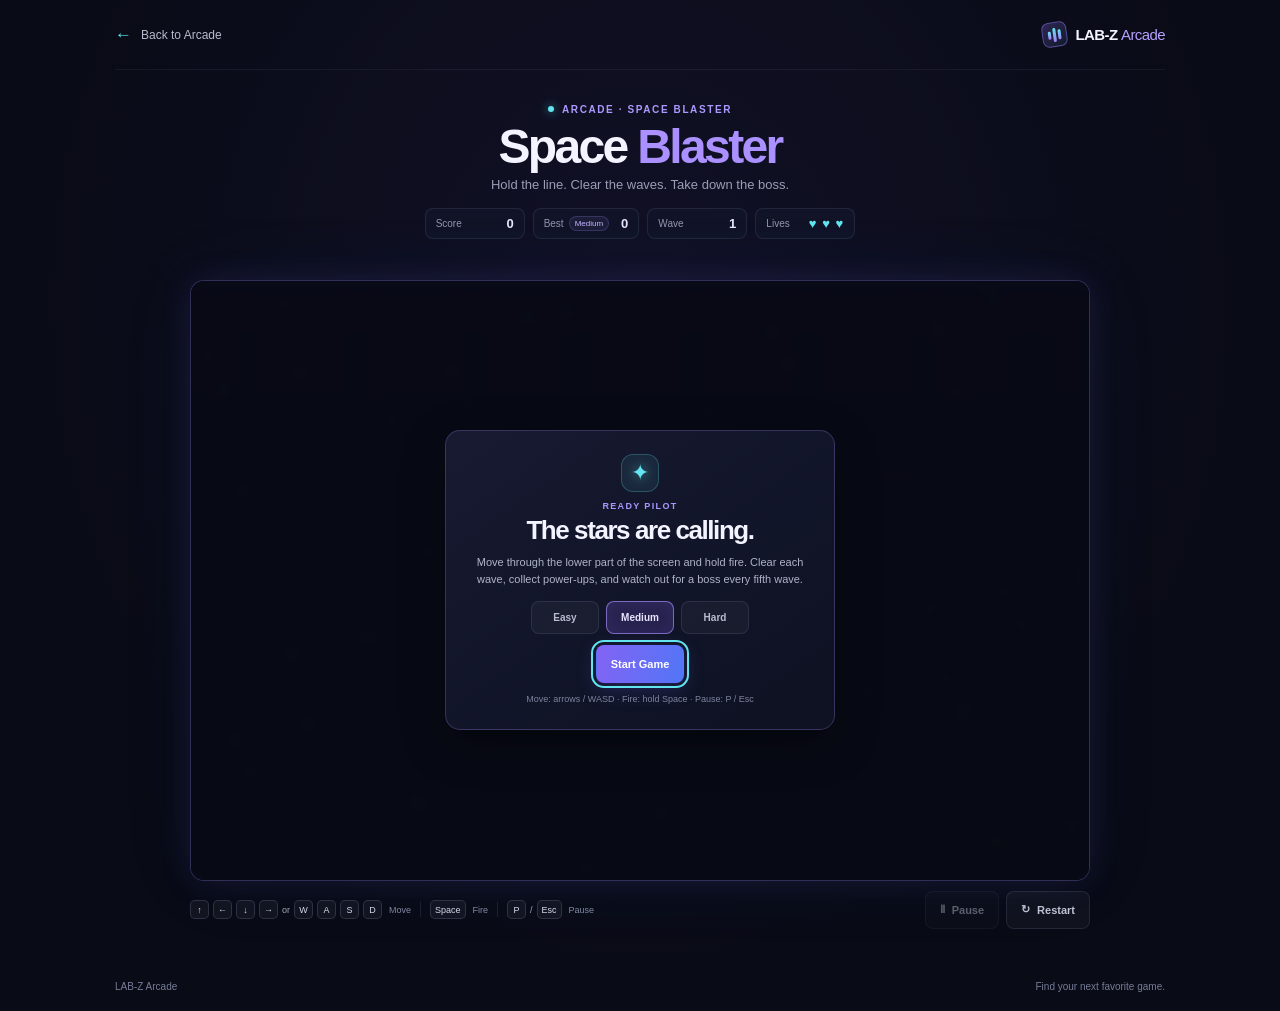
<file: games/space-blaster/index.html>
<!doctype html>
<html lang="en">
<head>
  <meta charset="utf-8">
  <meta name="viewport" content="width=device-width, initial-scale=1">
  <meta name="theme-color" content="#090b16">
  <meta name="description" content="Pilot a neon starfighter through the waves of Space Blaster, an original LAB-Z Arcade game.">
  <title>Space Blaster — LAB-Z Arcade</title>
  <link rel="stylesheet" href="space-blaster.css">
  <script src="space-blaster.js" defer></script>
</head>
<body>
  <header class="game-header">
    <a class="back-link" href="../../index.html"><span aria-hidden="true">←</span> Back to Arcade</a>
    <a class="game-brand" href="../../index.html" aria-label="LAB-Z Arcade home">
      <span class="brand-mark" aria-hidden="true"><i></i><i></i><i></i></span>
      <span>LAB-Z <strong>Arcade</strong></span>
    </a>
  </header>

  <main class="game-main">
    <section class="game-layout" aria-labelledby="game-title">
      <div class="game-heading">
        <p class="eyebrow"><span class="status-dot"></span> Arcade · Space Blaster</p>
        <h1 id="game-title">Space <span>Blaster</span></h1>
        <p class="game-intro">Hold the line. Clear the waves. Take down the boss.</p>
      </div>

      <div class="game-toolbar" aria-label="Run statistics">
        <div class="stat"><span>Score</span><strong id="score">0</strong></div>
        <div class="stat"><span>Best <span id="score-difficulty">Medium</span></span><strong id="high-score">0</strong></div>
        <div class="stat"><span>Wave</span><strong id="wave">1</strong></div>
        <div class="stat"><span>Lives</span><strong id="lives" aria-label="3 lives">♥ ♥ ♥</strong></div>
      </div>
      <div class="powerup-indicators" id="powerup-indicators" aria-live="polite"></div>

      <div class="board-wrap" id="game-container">
        <canvas id="game-canvas" width="960" height="640" tabindex="0" aria-label="Space Blaster game. Use arrow keys or WASD to move, hold Space to fire, and P or Escape to pause."></canvas>
        <div class="game-overlay" id="game-overlay">
          <section class="overlay-panel" aria-labelledby="overlay-title">
            <span class="overlay-icon" id="overlay-icon" aria-hidden="true">✦</span>
            <p class="overlay-eyebrow" id="overlay-eyebrow">READY PILOT</p>
            <h2 id="overlay-title">The stars are calling.</h2>
            <p id="overlay-message">Move through the lower part of the screen and hold fire. Clear each wave, collect power-ups, and watch out for a boss every fifth wave.</p>
            <div class="difficulty-picker" id="difficulty-picker" role="group" aria-label="Choose difficulty">
              <button class="difficulty-button" type="button" data-difficulty="easy" aria-pressed="false">Easy</button>
              <button class="difficulty-button is-selected" type="button" data-difficulty="medium" aria-pressed="true">Medium</button>
              <button class="difficulty-button" type="button" data-difficulty="hard" aria-pressed="false">Hard</button>
            </div>
            <button class="primary-button" id="overlay-action" type="button">Start Game</button>
            <button class="change-difficulty-button" id="change-difficulty" type="button" hidden>Change difficulty</button>
            <p class="overlay-hint">Move: arrows / WASD · Fire: hold Space · Pause: P / Esc</p>
          </section>
        </div>
      </div>

      <div class="touch-controls" aria-label="Touch controls">
        <button class="joystick" id="joystick" type="button" aria-label="Virtual joystick to move your ship">
          <span class="joystick-ring" aria-hidden="true"></span>
          <span class="joystick-knob" id="joystick-knob" aria-hidden="true"></span>
        </button>
        <div class="touch-actions">
          <button class="secondary-button auto-fire-button" id="auto-fire-button" type="button" aria-pressed="true">Auto-fire: On</button>
          <button class="fire-button" id="fire-button" type="button" aria-label="Fire lasers">FIRE</button>
          <button class="secondary-button" id="touch-pause-button" type="button">Pause</button>
        </div>
      </div>

      <div class="game-controls">
        <p class="keyboard-hint"><kbd>↑</kbd><kbd>←</kbd><kbd>↓</kbd><kbd>→</kbd> or <kbd>W</kbd><kbd>A</kbd><kbd>S</kbd><kbd>D</kbd><span>Move</span><i></i><kbd>Space</kbd><span>Fire</span><i></i><kbd>P</kbd> / <kbd>Esc</kbd><span>Pause</span></p>
        <div class="control-buttons">
          <button class="secondary-button" id="pause-button" type="button" disabled><span aria-hidden="true">Ⅱ</span> Pause</button>
          <button class="secondary-button" id="restart-button" type="button"><span aria-hidden="true">↻</span> Restart</button>
        </div>
      </div>
      <p class="sr-only" id="game-status" aria-live="polite" aria-atomic="true">Ready to play.</p>
    </section>
  </main>
  <footer class="game-footer"><span>LAB-Z Arcade</span><span>Find your next favorite game.</span></footer>
</body>
</html>
</file>
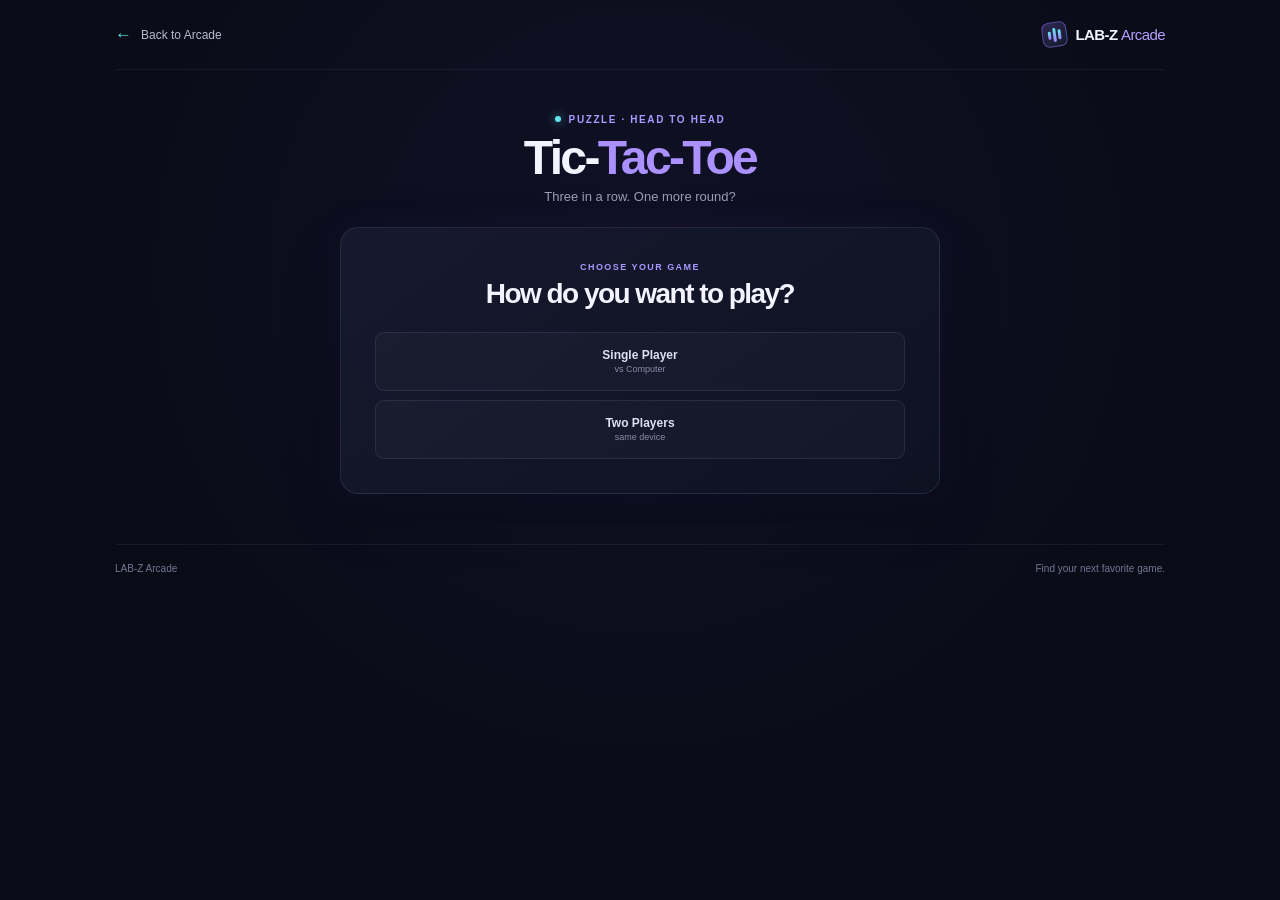
<file: games/tic-tac-toe/index.html>
<!doctype html>
<html lang="en">
<head>
  <meta charset="utf-8">
  <meta name="viewport" content="width=device-width, initial-scale=1">
  <meta name="theme-color" content="#090b16">
  <meta name="description" content="Play Tic-Tac-Toe at LAB-Z Arcade. Challenge a computer opponent or play together on one device.">
  <title>Tic-Tac-Toe — LAB-Z Arcade</title>
  <link rel="stylesheet" href="tic-tac-toe.css">
  <script src="tic-tac-toe.js" defer></script>
</head>
<body>
  <header class="game-header">
    <a class="back-link" href="../../index.html"><span aria-hidden="true">←</span> Back to Arcade</a>
    <a class="game-brand" href="../../index.html" aria-label="LAB-Z Arcade home"><span class="brand-mark" aria-hidden="true"><i></i><i></i><i></i></span><span>LAB-Z <strong>Arcade</strong></span></a>
  </header>
  <main class="game-main">
    <section class="game-layout" aria-labelledby="game-title">
      <header class="game-heading">
        <p class="eyebrow"><span class="status-dot"></span> Puzzle · Head to head</p>
        <h1 id="game-title">Tic-<span>Tac-Toe</span></h1>
        <p>Three in a row. One more round?</p>
      </header>
      <div class="game-panel">
        <div class="setup-panel" id="setup-panel">
          <p class="panel-kicker" id="setup-kicker">CHOOSE YOUR GAME</p>
          <h2 id="setup-title">How do you want to play?</h2>
          <div class="choice-row mode-choices" id="mode-choices">
            <button class="choice-button" type="button" data-mode="computer">Single Player <span>vs Computer</span></button>
            <button class="choice-button" type="button" data-mode="local">Two Players <span>same device</span></button>
          </div>
          <div class="setup-options" id="setup-options" hidden>
            <fieldset class="option-group">
              <legend>Choose difficulty</legend>
              <div class="choice-row">
                <button class="choice-button difficulty-choice" type="button" data-difficulty="easy" aria-pressed="false">Easy</button>
                <button class="choice-button difficulty-choice is-selected" type="button" data-difficulty="medium" aria-pressed="true">Medium</button>
                <button class="choice-button difficulty-choice" type="button" data-difficulty="hard" aria-pressed="false">Hard</button>
              </div>
            </fieldset>
            <fieldset class="option-group">
              <legend>Pick your symbol <span>X always goes first</span></legend>
              <div class="choice-row">
                <button class="choice-button symbol-choice is-selected" type="button" data-symbol="X" aria-pressed="true">X <span>goes first</span></button>
                <button class="choice-button symbol-choice" type="button" data-symbol="O" aria-pressed="false">O <span>computer starts</span></button>
              </div>
            </fieldset>
            <button class="primary-button" id="start-button" type="button">Start Game</button>
          </div>
        </div>

        <div class="play-panel" id="play-panel" hidden>
          <div class="play-toolbar">
            <span class="mode-label" id="mode-label">Single Player · Medium</span>
            <span class="turn-label" id="turn-label" aria-live="polite">X's turn</span>
          </div>
          <div class="board" id="board" role="group" aria-label="Tic-Tac-Toe board">
            <button class="cell" type="button" data-cell="0" aria-label="Row 1, column 1, empty"></button>
            <button class="cell" type="button" data-cell="1" aria-label="Row 1, column 2, empty"></button>
            <button class="cell" type="button" data-cell="2" aria-label="Row 1, column 3, empty"></button>
            <button class="cell" type="button" data-cell="3" aria-label="Row 2, column 1, empty"></button>
            <button class="cell" type="button" data-cell="4" aria-label="Row 2, column 2, empty"></button>
            <button class="cell" type="button" data-cell="5" aria-label="Row 2, column 3, empty"></button>
            <button class="cell" type="button" data-cell="6" aria-label="Row 3, column 1, empty"></button>
            <button class="cell" type="button" data-cell="7" aria-label="Row 3, column 2, empty"></button>
            <button class="cell" type="button" data-cell="8" aria-label="Row 3, column 3, empty"></button>
            <span class="win-line" id="win-line" aria-hidden="true"></span>
          </div>
          <div class="scoreboard" aria-label="Match score">
            <div class="score-item"><span id="score-x-label">Player X</span><strong id="score-x">0</strong></div>
            <div class="score-item"><span>Draws</span><strong id="score-draws">0</strong></div>
            <div class="score-item"><span id="score-o-label">Player O</span><strong id="score-o">0</strong></div>
          </div>
          <div class="game-actions">
            <button class="secondary-button" id="restart-button" type="button">Restart round</button>
            <button class="secondary-button" id="change-mode-button" type="button">Change mode</button>
          </div>
          <p class="game-instructions" id="game-instructions">Choose an empty square to place your X or O.</p>
        </div>
      </div>
      <p class="sr-only" id="game-status" aria-live="polite" aria-atomic="true"></p>
    </section>
  </main>
  <footer class="game-footer"><span>LAB-Z Arcade</span><span>Find your next favorite game.</span></footer>
</body>
</html>
</file>
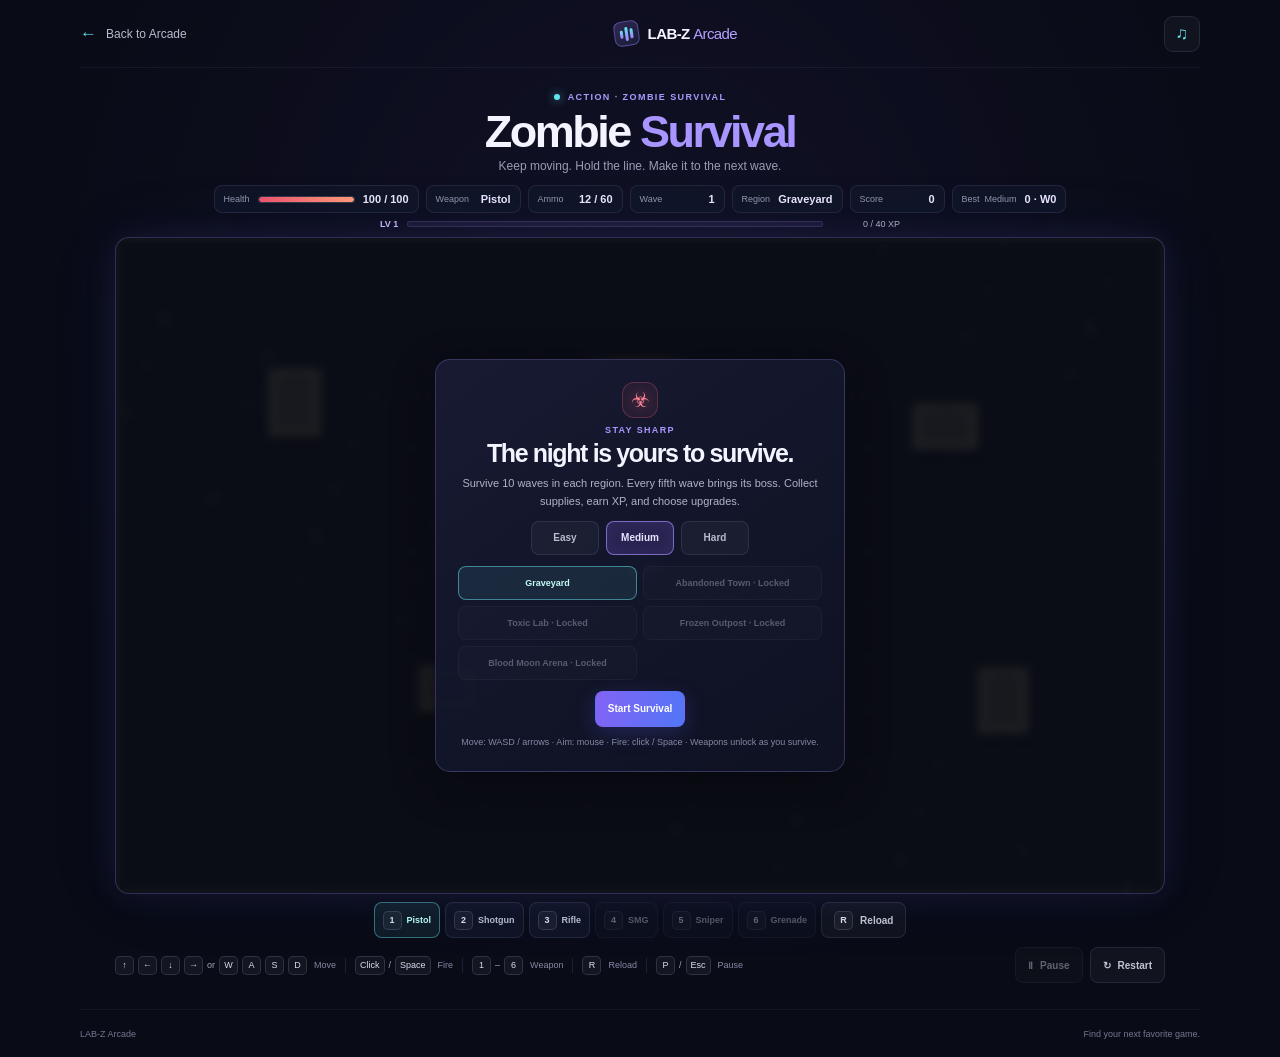
<file: games/zombie-survival/index.html>
<!doctype html>
<html lang="en">
<head>
  <meta charset="utf-8">
  <meta name="viewport" content="width=device-width, initial-scale=1">
  <meta name="theme-color" content="#090b16">
  <meta name="description" content="Hold the line in Zombie Survival, an original top-down survival shooter from LAB-Z Arcade.">
  <title>Zombie Survival — LAB-Z Arcade</title>
  <link rel="stylesheet" href="zombie-survival.css">
  <script src="../../js/settings.js" defer></script>
  <script src="zombie-survival.js" defer></script>
</head>
<body>
  <header class="game-header">
    <a class="back-link" href="../../index.html"><span aria-hidden="true">←</span> Back to Arcade</a>
    <a class="game-brand" href="../../index.html" aria-label="LAB-Z Arcade home">
      <span class="brand-mark" aria-hidden="true"><i></i><i></i><i></i></span>
      <span>LAB-Z <strong>Arcade</strong></span>
    </a>
    <button class="sound-toggle" id="sound-toggle" type="button" aria-pressed="true" aria-label="Mute sounds" title="Sound on">♫</button>
  </header>

  <main class="game-main">
    <section class="game-layout" aria-labelledby="game-title">
      <div class="game-heading">
        <p class="eyebrow"><span class="status-dot"></span> Action · Zombie Survival</p>
        <h1 id="game-title">Zombie <span>Survival</span></h1>
        <p class="game-intro">Keep moving. Hold the line. Make it to the next wave.</p>
      </div>

      <div class="game-toolbar" aria-label="Run statistics">
        <div class="stat health-stat"><span>Health</span><div class="health-track" aria-label="Health"><span id="health-bar"></span></div><strong id="health-value">100 / 100</strong></div>
        <div class="stat"><span>Weapon</span><strong id="weapon-value">Pistol</strong></div>
        <div class="stat"><span>Ammo</span><strong id="ammo-value">12 / 48</strong></div>
        <div class="stat"><span>Wave</span><strong id="wave-value">1</strong></div>
        <div class="stat"><span>Region</span><strong id="region-value">Graveyard</strong></div>
        <div class="stat"><span>Score</span><strong id="score-value">0</strong></div>
        <div class="stat"><span>Best <span id="difficulty-label">Medium</span></span><strong id="best-value">0 · W0</strong></div>
      </div>
      <div class="xp-row">
        <span id="level-value">LV 1</span>
        <div class="xp-track" role="progressbar" id="xp-progress" aria-label="Experience" aria-valuemin="0" aria-valuemax="100" aria-valuenow="0"><span id="xp-bar"></span></div>
        <span id="xp-value">0 / 40 XP</span>
      </div>

      <div class="board-wrap" id="game-container">
        <canvas id="game-canvas" width="960" height="600" tabindex="0" aria-label="Zombie Survival. Move with WASD or arrow keys, aim with the mouse, click or hold Space to shoot, R to reload, and P or Escape to pause."></canvas>
        <div class="game-overlay" id="game-overlay" role="dialog" aria-modal="true" aria-labelledby="overlay-title">
          <section class="overlay-panel">
            <span class="overlay-icon" id="overlay-icon" aria-hidden="true">☣</span>
            <p class="overlay-eyebrow" id="overlay-eyebrow">STAY SHARP</p>
            <h2 id="overlay-title">The night is yours to survive.</h2>
            <p id="overlay-message">Survive 10 waves in each region. Collect supplies, earn XP, and choose upgrades to stay alive.</p>
            <div class="difficulty-picker" id="difficulty-picker" role="group" aria-label="Choose difficulty">
              <button class="difficulty-button" type="button" data-difficulty="easy" aria-pressed="false">Easy</button>
              <button class="difficulty-button is-selected" type="button" data-difficulty="medium" aria-pressed="true">Medium</button>
              <button class="difficulty-button" type="button" data-difficulty="hard" aria-pressed="false">Hard</button>
            </div>
            <div class="level-picker" id="level-picker" role="group" aria-label="Choose level"></div>
            <div class="upgrade-options" id="upgrade-options" hidden></div>
            <button class="primary-button" id="overlay-action" type="button">Start Survival</button>
            <button class="change-difficulty-button" id="change-difficulty" type="button" hidden>Change difficulty</button>
            <p class="overlay-hint" id="overlay-hint">Move: WASD / arrows · Aim: mouse · Fire: click / Space · Reload: R · Pause: P / Esc</p>
          </section>
        </div>
      </div>

      <div class="weapon-row" role="group" aria-label="Select weapon">
        <button class="weapon-button is-selected" type="button" data-weapon="pistol" aria-pressed="true"><kbd>1</kbd> Pistol</button>
        <button class="weapon-button" type="button" data-weapon="shotgun" aria-pressed="false"><kbd>2</kbd> Shotgun</button>
        <button class="weapon-button" type="button" data-weapon="rifle" aria-pressed="false"><kbd>3</kbd> Rifle</button>
        <button class="weapon-button" type="button" data-weapon="smg" aria-pressed="false" disabled><kbd>4</kbd> SMG</button>
        <button class="weapon-button" type="button" data-weapon="sniper" aria-pressed="false" disabled><kbd>5</kbd> Sniper</button>
        <button class="weapon-button" type="button" data-weapon="grenade" aria-pressed="false" disabled><kbd>6</kbd> Grenade</button>
        <button class="secondary-button reload-button" id="reload-button" type="button"><kbd>R</kbd> Reload</button>
      </div>

      <div class="touch-controls" aria-label="Touch controls">
        <div class="touch-stick-group">
          <button class="joystick" id="move-stick" type="button" aria-label="Move joystick">
            <span class="stick-label">MOVE</span><span class="joystick-knob" aria-hidden="true"></span>
          </button>
        </div>
        <div class="touch-stick-group aim-stick-group">
          <button class="joystick" id="aim-stick" type="button" aria-label="Aim joystick and auto-fire">
            <span class="stick-label">AIM + FIRE</span><span class="joystick-knob" aria-hidden="true"></span>
          </button>
        </div>
        <button class="secondary-button touch-reload" id="touch-reload" type="button">Reload</button>
        <button class="secondary-button touch-pause" id="touch-pause" type="button">Pause</button>
      </div>

      <div class="game-controls">
        <p class="keyboard-hint"><kbd>↑</kbd><kbd>←</kbd><kbd>↓</kbd><kbd>→</kbd> or <kbd>W</kbd><kbd>A</kbd><kbd>S</kbd><kbd>D</kbd><span>Move</span><i></i><kbd>Click</kbd> / <kbd>Space</kbd><span>Fire</span><i></i><kbd>1</kbd>–<kbd>6</kbd><span>Weapon</span><i></i><kbd>R</kbd><span>Reload</span><i></i><kbd>P</kbd> / <kbd>Esc</kbd><span>Pause</span></p>
        <div class="control-buttons">
          <button class="secondary-button" id="pause-button" type="button" disabled><span aria-hidden="true">Ⅱ</span> Pause</button>
          <button class="secondary-button" id="restart-button" type="button"><span aria-hidden="true">↻</span> Restart</button>
        </div>
      </div>
      <p class="sr-only" id="game-status" aria-live="polite" aria-atomic="true">Choose a difficulty and start surviving.</p>
    </section>
  </main>
  <footer class="game-footer"><span>LAB-Z Arcade</span><span>Find your next favorite game.</span></footer>
</body>
</html>
</file>
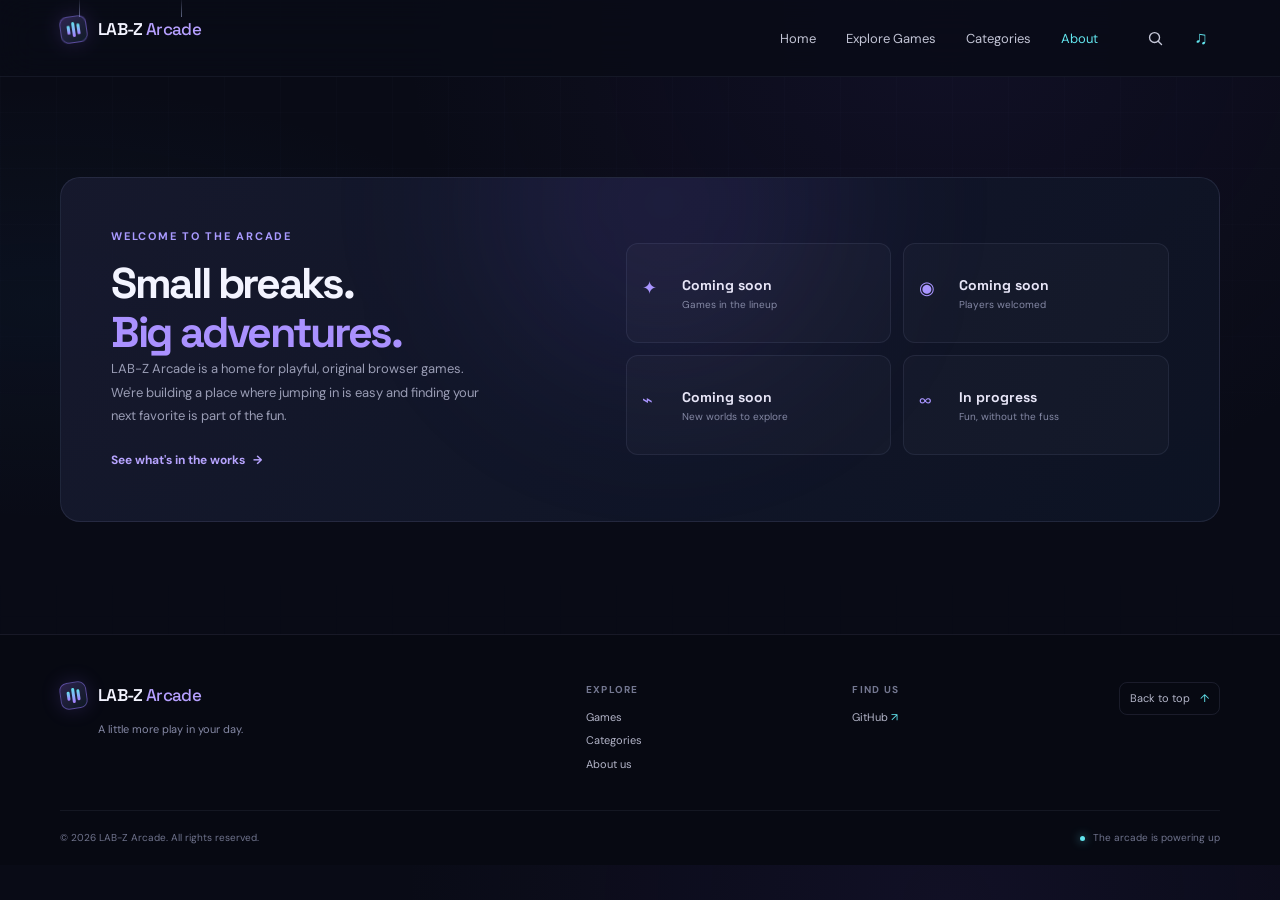
<file: about.html>
<!doctype html>
<html lang="en">
<head>
  <meta charset="utf-8">
  <meta name="viewport" content="width=device-width, initial-scale=1">
  <meta name="theme-color" content="#090b16">
  <meta name="description" content="Learn about LAB-Z Arcade, a home for playful, original browser games.">
  <title>About — LAB-Z Arcade</title>
  <link rel="preconnect" href="https://fonts.googleapis.com">
  <link rel="preconnect" href="https://fonts.gstatic.com" crossorigin>
  <link href="https://fonts.googleapis.com/css2?family=DM+Sans:wght@400;500;600;700&family=Space+Grotesk:wght@400;500;600;700&display=swap" rel="stylesheet">
  <link rel="stylesheet" href="css/style.css">
  <link rel="stylesheet" href="css/responsive.css">
  <script src="js/settings.js" defer></script>
  <script src="js/games.js" defer></script>
  <script src="js/app.js" defer></script>
</head>
<body>
  <a class="skip-link" href="#main">Skip to content</a>
  <header class="site-header" id="top">
    <nav class="navbar page-shell" aria-label="Main navigation">
      <div class="logo-hanger"><span class="logo-chain logo-chain-left" aria-hidden="true"></span><span class="logo-chain logo-chain-right" aria-hidden="true"></span><a class="brand" href="index.html" aria-label="LAB-Z Arcade home"><span class="brand-mark" aria-hidden="true"><span></span><span></span><span></span></span><span>LAB-Z <strong>Arcade</strong></span></a></div>
      <button class="menu-toggle icon-button" type="button" aria-expanded="false" aria-controls="primary-menu" aria-label="Open navigation menu"><span></span><span></span></button>
      <div class="nav-panel" id="primary-menu">
        <ul class="nav-links"><li><a href="index.html">Home</a></li><li><a href="games.html">Explore Games</a></li><li><a href="categories.html">Categories</a></li><li><a href="about.html" aria-current="page">About</a></li></ul>
        <div class="nav-search">
          <label class="sr-only" for="game-search">Search games</label><input id="game-search" class="search-input" type="search" placeholder="Search games..." autocomplete="off" tabindex="-1">
          <button class="search-toggle icon-button" type="button" aria-label="Open game search" aria-expanded="false" aria-controls="game-search"><svg viewBox="0 0 24 24" aria-hidden="true"><circle cx="10.8" cy="10.8" r="6.3"></circle><path d="m15.4 15.4 4.2 4.2"></path></svg></button>
          <button class="sound-toggle icon-button" id="sound-toggle" type="button" aria-pressed="true" aria-label="Mute sounds" title="Sound on">♫</button>
        </div>
      </div>
    </nav>
  </header>
  <main id="main">
    <section class="about-section section-space" aria-labelledby="about-title">
      <div class="page-shell about-panel">
        <div class="about-copy">
          <p class="eyebrow">Welcome to the arcade</p>
          <h1 id="about-title">Small breaks.<br><span>Big adventures.</span></h1>
          <p>LAB-Z Arcade is a home for playful, original browser games. We're building a place where jumping in is easy and finding your next favorite is part of the fun.</p>
          <a class="text-link" href="games.html">See what's in the works <span aria-hidden="true">→</span></a>
        </div>
        <div class="stats-grid" aria-label="Arcade details">
          <div class="stat-card"><span class="stat-icon" aria-hidden="true">✦</span><strong>Coming soon</strong><span>Games in the lineup</span></div>
          <div class="stat-card"><span class="stat-icon" aria-hidden="true">◉</span><strong>Coming soon</strong><span>Players welcomed</span></div>
          <div class="stat-card"><span class="stat-icon" aria-hidden="true">⌁</span><strong>Coming soon</strong><span>New worlds to explore</span></div>
          <div class="stat-card"><span class="stat-icon" aria-hidden="true">∞</span><strong>In progress</strong><span>Fun, without the fuss</span></div>
        </div>
      </div>
    </section>
  </main>
  <footer class="site-footer">
    <div class="page-shell footer-main">
      <div class="footer-brand"><a class="brand" href="index.html" aria-label="LAB-Z Arcade home"><span class="brand-mark" aria-hidden="true"><span></span><span></span><span></span></span><span>LAB-Z <strong>Arcade</strong></span></a><p>A little more play in your day.</p></div>
      <div class="footer-nav"><p class="footer-label">Explore</p><a href="games.html">Games</a><a href="categories.html">Categories</a><a href="about.html">About us</a></div>
      <div class="footer-nav"><p class="footer-label">Find us</p><a href="https://github.com/" target="_blank" rel="noopener noreferrer">GitHub <span aria-hidden="true">↗</span></a></div>
      <a class="back-to-top" href="#top">Back to top <span aria-hidden="true">↑</span></a>
    </div>
    <div class="page-shell footer-bottom"><span>© <span id="current-year"></span> LAB-Z Arcade. All rights reserved.</span><span class="footer-status"><span class="status-dot"></span> The arcade is powering up</span></div>
  </footer>
</body>
</html>
</file>
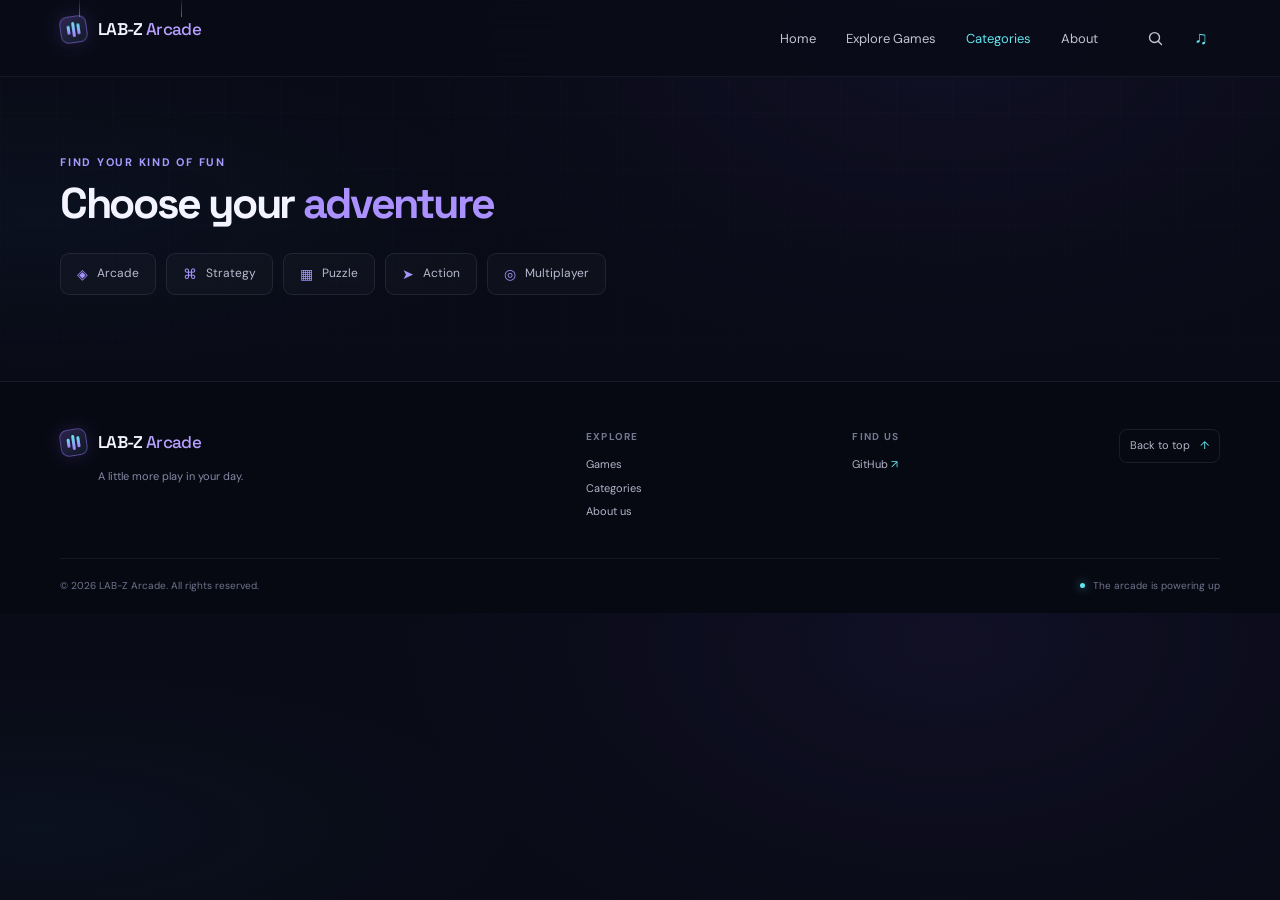
<file: categories.html>
<!doctype html>
<html lang="en">
<head>
  <meta charset="utf-8">
  <meta name="viewport" content="width=device-width, initial-scale=1">
  <meta name="theme-color" content="#090b16">
  <meta name="description" content="Find your kind of fun and browse LAB-Z Arcade games by category.">
  <title>Categories — LAB-Z Arcade</title>
  <link rel="preconnect" href="https://fonts.googleapis.com">
  <link rel="preconnect" href="https://fonts.gstatic.com" crossorigin>
  <link href="https://fonts.googleapis.com/css2?family=DM+Sans:wght@400;500;600;700&family=Space+Grotesk:wght@400;500;600;700&display=swap" rel="stylesheet">
  <link rel="stylesheet" href="css/style.css">
  <link rel="stylesheet" href="css/responsive.css">
  <script src="js/settings.js" defer></script>
  <script src="js/games.js" defer></script>
  <script src="js/app.js" defer></script>
</head>
<body>
  <a class="skip-link" href="#main">Skip to content</a>
  <header class="site-header" id="top">
    <nav class="navbar page-shell" aria-label="Main navigation">
      <div class="logo-hanger"><span class="logo-chain logo-chain-left" aria-hidden="true"></span><span class="logo-chain logo-chain-right" aria-hidden="true"></span><a class="brand" href="index.html" aria-label="LAB-Z Arcade home"><span class="brand-mark" aria-hidden="true"><span></span><span></span><span></span></span><span>LAB-Z <strong>Arcade</strong></span></a></div>
      <button class="menu-toggle icon-button" type="button" aria-expanded="false" aria-controls="primary-menu" aria-label="Open navigation menu"><span></span><span></span></button>
      <div class="nav-panel" id="primary-menu">
        <ul class="nav-links"><li><a href="index.html">Home</a></li><li><a href="games.html">Explore Games</a></li><li><a href="categories.html" aria-current="page">Categories</a></li><li><a href="about.html">About</a></li></ul>
        <div class="nav-search">
          <label class="sr-only" for="game-search">Search games</label><input id="game-search" class="search-input" type="search" placeholder="Search games..." autocomplete="off" tabindex="-1">
          <button class="search-toggle icon-button" type="button" aria-label="Open game search" aria-expanded="false" aria-controls="game-search"><svg viewBox="0 0 24 24" aria-hidden="true"><circle cx="10.8" cy="10.8" r="6.3"></circle><path d="m15.4 15.4 4.2 4.2"></path></svg></button>
          <button class="sound-toggle icon-button" id="sound-toggle" type="button" aria-pressed="true" aria-label="Mute sounds" title="Sound on">♫</button>
        </div>
      </div>
    </nav>
  </header>
  <main id="main">
    <section class="category-section section-space" aria-labelledby="categories-title">
      <div class="page-shell">
        <div class="section-heading compact-heading"><div><p class="eyebrow">Find your kind of fun</p><h1 class="page-title" id="categories-title">Choose your <span>adventure</span></h1></div></div>
        <div class="category-list" aria-label="Browse games by category">
          <a class="category-chip" href="games.html?category=arcade"><span aria-hidden="true">◈</span> Arcade</a>
          <a class="category-chip" href="games.html?category=strategy"><span aria-hidden="true">⌘</span> Strategy</a>
          <a class="category-chip" href="games.html?category=puzzle"><span aria-hidden="true">▦</span> Puzzle</a>
          <a class="category-chip" href="games.html?category=action"><span aria-hidden="true">➤</span> Action</a>
          <a class="category-chip" href="games.html?category=multiplayer"><span aria-hidden="true">◎</span> Multiplayer</a>
        </div>
      </div>
    </section>
  </main>
  <footer class="site-footer">
    <div class="page-shell footer-main">
      <div class="footer-brand"><a class="brand" href="index.html" aria-label="LAB-Z Arcade home"><span class="brand-mark" aria-hidden="true"><span></span><span></span><span></span></span><span>LAB-Z <strong>Arcade</strong></span></a><p>A little more play in your day.</p></div>
      <div class="footer-nav"><p class="footer-label">Explore</p><a href="games.html">Games</a><a href="categories.html">Categories</a><a href="about.html">About us</a></div>
      <div class="footer-nav"><p class="footer-label">Find us</p><a href="https://github.com/" target="_blank" rel="noopener noreferrer">GitHub <span aria-hidden="true">↗</span></a></div>
      <a class="back-to-top" href="#top">Back to top <span aria-hidden="true">↑</span></a>
    </div>
    <div class="page-shell footer-bottom"><span>© <span id="current-year"></span> LAB-Z Arcade. All rights reserved.</span><span class="footer-status"><span class="status-dot"></span> The arcade is powering up</span></div>
  </footer>
</body>
</html>
</file>
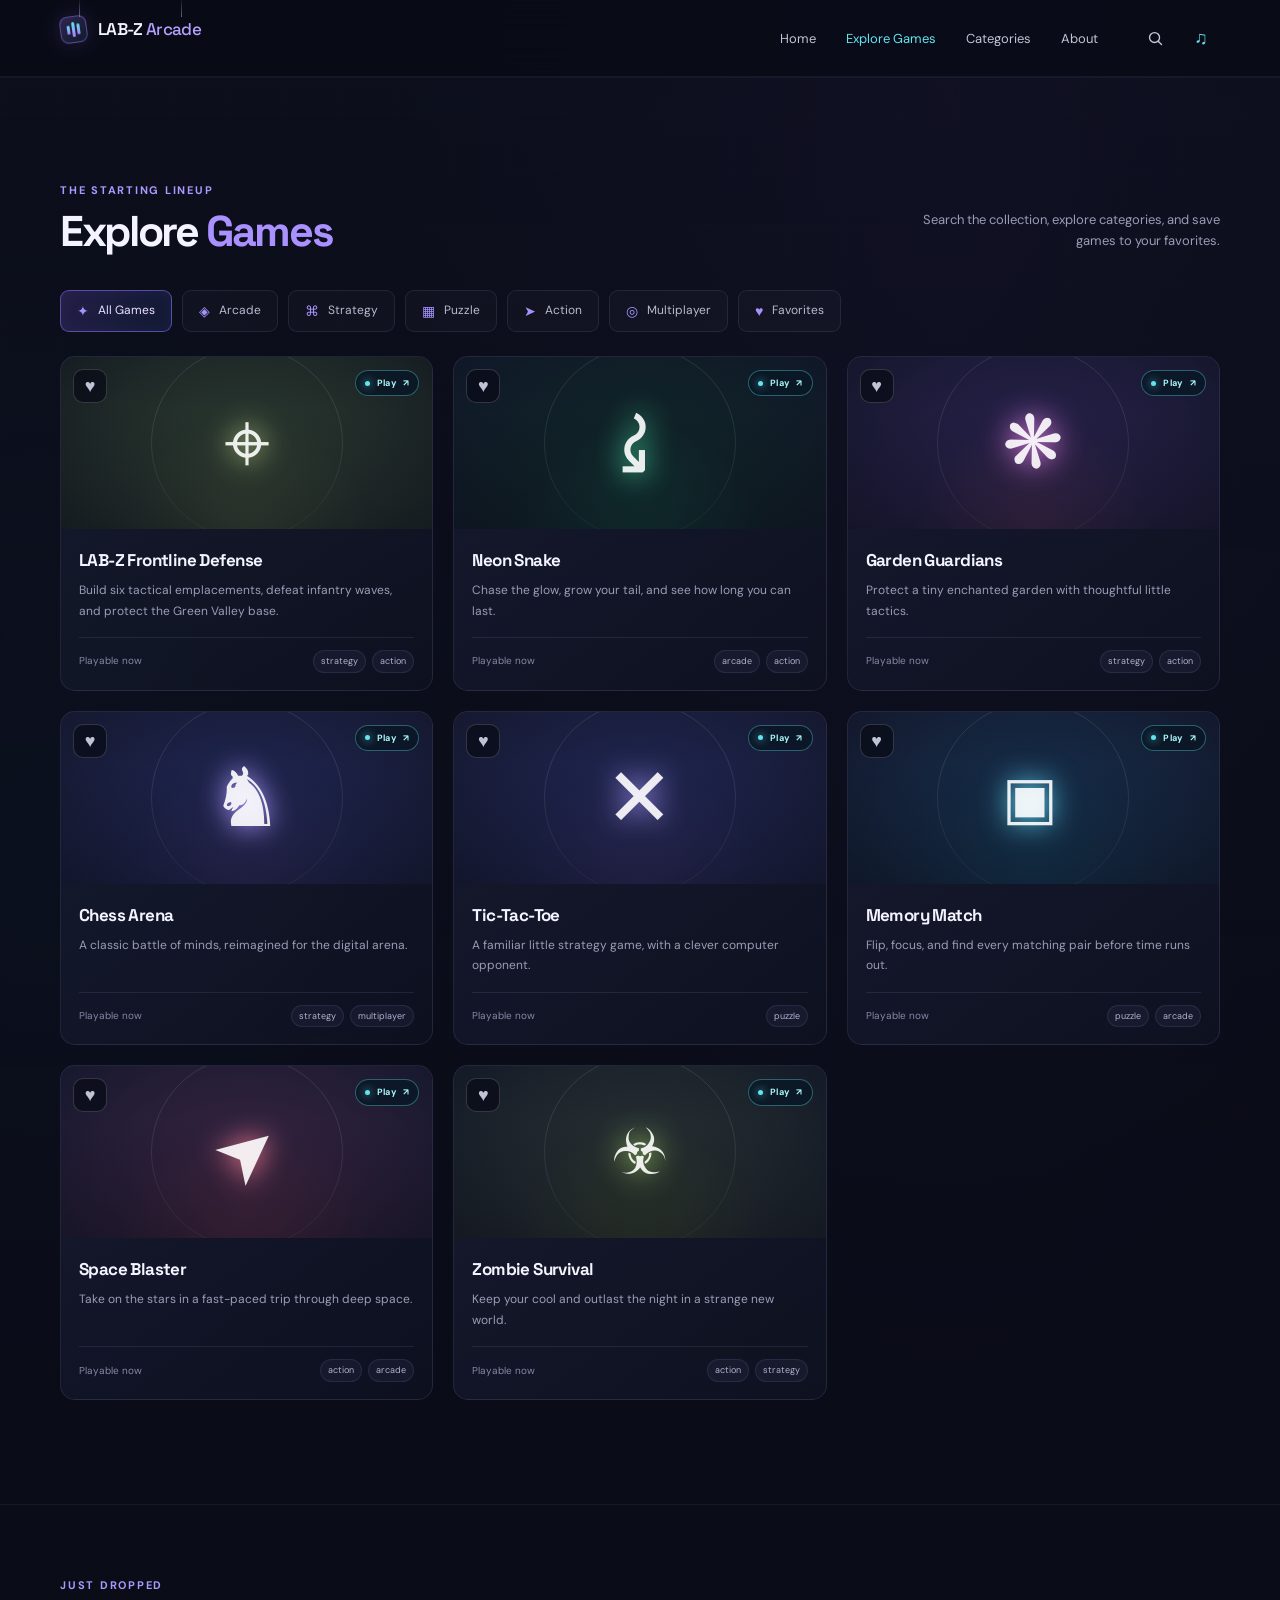
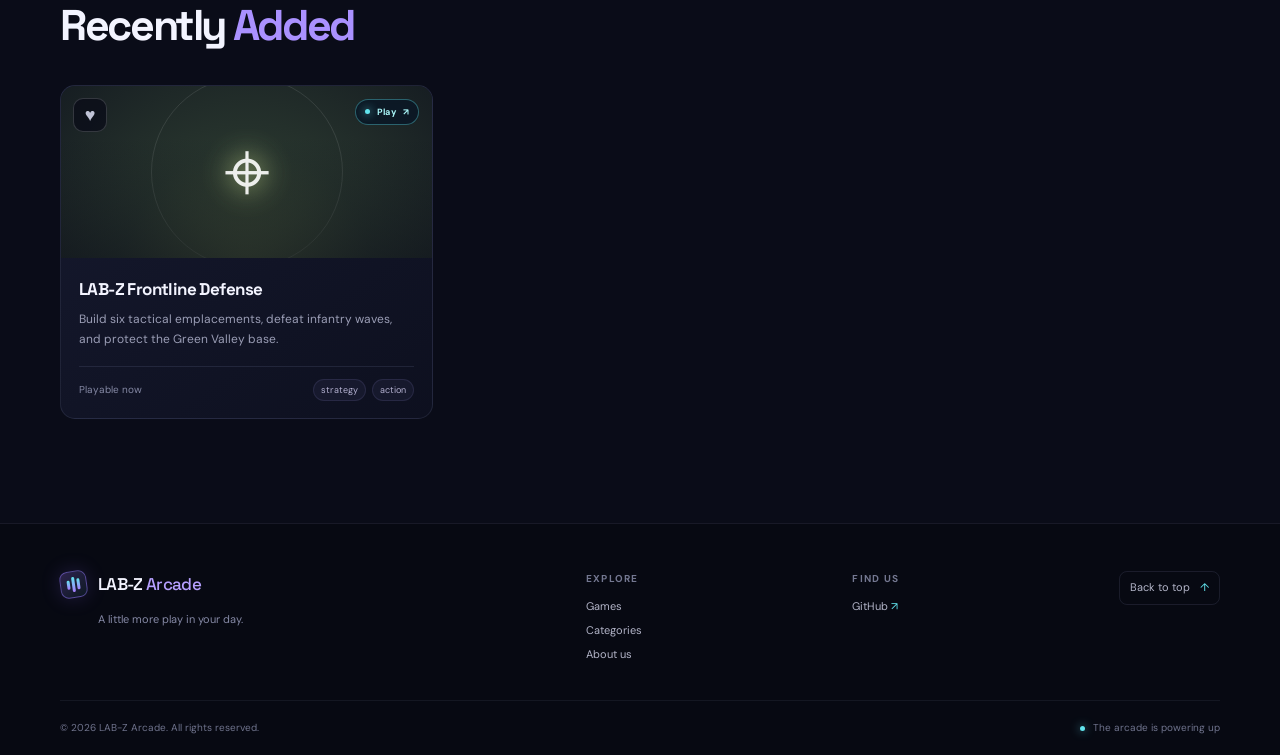
<file: games.html>
<!doctype html>
<html lang="en">
<head>
  <meta charset="utf-8">
  <meta name="viewport" content="width=device-width, initial-scale=1">
  <meta name="theme-color" content="#090b16">
  <meta name="description" content="Browse, search, and filter the full collection of LAB-Z Arcade browser games.">
  <title>Explore Games — LAB-Z Arcade</title>
  <link rel="preconnect" href="https://fonts.googleapis.com">
  <link rel="preconnect" href="https://fonts.gstatic.com" crossorigin>
  <link href="https://fonts.googleapis.com/css2?family=DM+Sans:wght@400;500;600;700&family=Space+Grotesk:wght@400;500;600;700&display=swap" rel="stylesheet">
  <link rel="stylesheet" href="css/style.css">
  <link rel="stylesheet" href="css/responsive.css">
  <script src="js/settings.js" defer></script>
  <script src="js/games.js" defer></script>
  <script src="js/app.js" defer></script>
</head>
<body>
  <a class="skip-link" href="#main">Skip to content</a>
  <header class="site-header" id="top">
    <nav class="navbar page-shell" aria-label="Main navigation">
      <div class="logo-hanger">
        <span class="logo-chain logo-chain-left" aria-hidden="true"></span>
        <span class="logo-chain logo-chain-right" aria-hidden="true"></span>
        <a class="brand" href="index.html" aria-label="LAB-Z Arcade home">
          <span class="brand-mark" aria-hidden="true"><span></span><span></span><span></span></span>
          <span>LAB-Z <strong>Arcade</strong></span>
        </a>
      </div>
      <button class="menu-toggle icon-button" type="button" aria-expanded="false" aria-controls="primary-menu" aria-label="Open navigation menu"><span></span><span></span></button>
      <div class="nav-panel" id="primary-menu">
        <ul class="nav-links">
          <li><a href="index.html">Home</a></li>
          <li><a href="games.html" aria-current="page">Explore Games</a></li>
          <li><a href="categories.html">Categories</a></li>
          <li><a href="about.html">About</a></li>
        </ul>
        <div class="nav-search">
          <label class="sr-only" for="game-search">Search games</label>
          <input id="game-search" class="search-input" type="search" placeholder="Search games..." autocomplete="off" tabindex="-1">
          <button class="search-toggle icon-button" type="button" aria-label="Open game search" aria-expanded="false" aria-controls="game-search"><svg viewBox="0 0 24 24" aria-hidden="true"><circle cx="10.8" cy="10.8" r="6.3"></circle><path d="m15.4 15.4 4.2 4.2"></path></svg></button>
          <button class="sound-toggle icon-button" id="sound-toggle" type="button" aria-pressed="true" aria-label="Mute sounds" title="Sound on">♫</button>
        </div>
      </div>
    </nav>
  </header>

  <main id="main">
    <section class="featured-section section-space" aria-labelledby="games-title">
      <div class="page-shell">
        <div class="section-heading">
          <div>
            <p class="eyebrow">The starting lineup</p>
            <h1 class="page-title" id="games-title">Explore <span>Games</span></h1>
          </div>
          <p class="section-intro">Search the collection, explore categories, and save games to your favorites.</p>
        </div>
        <section class="collection-row" id="favorites-section" aria-labelledby="favorites-title" hidden>
          <div class="collection-heading"><h2 class="collection-title" id="favorites-title">Favorites</h2></div>
          <div class="game-grid collection-grid" id="favorites-grid"></div>
        </section>
        <section class="collection-row" id="recently-played-section" aria-labelledby="recently-played-title" hidden>
          <div class="collection-heading">
            <h2 class="collection-title" id="recently-played-title">Recently Played</h2>
            <button class="text-button" id="clear-recently-played" type="button">Clear</button>
          </div>
          <div class="game-grid collection-grid" id="recently-played-grid"></div>
        </section>
        <div class="category-list game-filters" role="group" aria-label="Filter games by category">
          <button class="category-chip is-active" type="button" data-category="all" aria-pressed="true"><span aria-hidden="true">✦</span> All Games</button>
          <button class="category-chip" type="button" data-category="arcade" aria-pressed="false"><span aria-hidden="true">◈</span> Arcade</button>
          <button class="category-chip" type="button" data-category="strategy" aria-pressed="false"><span aria-hidden="true">⌘</span> Strategy</button>
          <button class="category-chip" type="button" data-category="puzzle" aria-pressed="false"><span aria-hidden="true">▦</span> Puzzle</button>
          <button class="category-chip" type="button" data-category="action" aria-pressed="false"><span aria-hidden="true">➤</span> Action</button>
          <button class="category-chip" type="button" data-category="multiplayer" aria-pressed="false"><span aria-hidden="true">◎</span> Multiplayer</button>
          <button class="category-chip" type="button" data-category="favorites" aria-pressed="false"><span aria-hidden="true">♥</span> Favorites</button>
        </div>
        <div class="game-grid" id="game-grid" aria-live="polite"></div>
        <p class="filter-empty" id="filter-empty" hidden>No games match that search. Try another title or category.</p>
      </div>
    </section>
    <section class="recent-section section-space" aria-labelledby="recent-title">
      <div class="page-shell">
        <div class="section-heading">
          <div><p class="eyebrow">Just dropped</p><h2 id="recent-title">Recently <span>Added</span></h2></div>
        </div>
        <div class="game-grid" id="recently-added-grid" aria-live="polite"></div>
      </div>
    </section>
  </main>

  <footer class="site-footer">
    <div class="page-shell footer-main">
      <div class="footer-brand">
        <a class="brand" href="index.html" aria-label="LAB-Z Arcade home"><span class="brand-mark" aria-hidden="true"><span></span><span></span><span></span></span><span>LAB-Z <strong>Arcade</strong></span></a>
        <p>A little more play in your day.</p>
      </div>
      <div class="footer-nav"><p class="footer-label">Explore</p><a href="games.html">Games</a><a href="categories.html">Categories</a><a href="about.html">About us</a></div>
      <div class="footer-nav"><p class="footer-label">Find us</p><a href="https://github.com/" target="_blank" rel="noopener noreferrer">GitHub <span aria-hidden="true">↗</span></a></div>
      <a class="back-to-top" href="#top">Back to top <span aria-hidden="true">↑</span></a>
    </div>
    <div class="page-shell footer-bottom"><span>© <span id="current-year"></span> LAB-Z Arcade. All rights reserved.</span><span class="footer-status"><span class="status-dot"></span> The arcade is powering up</span></div>
  </footer>
</body>
</html>
</file>
<file: css/style.css>
:root {
  color-scheme: dark;
  --bg: #090b16;
  --bg-soft: #0e1120;
  --surface: rgba(20, 24, 43, .78);
  --surface-solid: #121629;
  --line: rgba(165, 175, 219, .12);
  --text: #f3f4ff;
  --muted: #9a9db5;
  --purple: #a77bff;
  --blue: #638aff;
  --cyan: #62e5ee;
  --font-display: "Space Grotesk", "Segoe UI", sans-serif;
  --font-body: "DM Sans", "Segoe UI", sans-serif;
}

* { box-sizing: border-box; }
html { scroll-behavior: smooth; scroll-padding-top: 92px; }
body {
  min-width: 320px;
  margin: 0;
  overflow-x: hidden;
  background:
    radial-gradient(ellipse at 74% 4%, rgba(74, 49, 146, .12), transparent 34rem),
    radial-gradient(ellipse at 3% 35%, rgba(29, 90, 139, .08), transparent 30rem),
    var(--bg);
  color: var(--text);
  font-family: var(--font-body);
  font-size: 15px;
  line-height: 1.6;
}
body::before {
  position: fixed;
  z-index: -1;
  inset: 0;
  background-image: linear-gradient(rgba(138, 150, 210, .025) 1px, transparent 1px), linear-gradient(90deg, rgba(138, 150, 210, .025) 1px, transparent 1px);
  background-size: 56px 56px;
  content: "";
  mask-image: linear-gradient(to bottom, black, transparent 78%);
  pointer-events: none;
}
a { color: inherit; text-decoration: none; }
button, input { font: inherit; }
button { color: inherit; }
button:focus-visible, a:focus-visible, input:focus-visible {
  outline: 2px solid var(--cyan);
  outline-offset: 4px;
}
::selection { color: #080a13; background: var(--cyan); }
.page-shell { width: min(1160px, calc(100% - 64px)); margin-inline: auto; }
.section-space { padding-block: 104px; }
.sr-only {
  position: absolute;
  width: 1px;
  height: 1px;
  overflow: hidden;
  clip: rect(0, 0, 0, 0);
  white-space: nowrap;
  clip-path: inset(50%);
}
.skip-link {
  position: fixed;
  z-index: 20;
  top: 12px;
  left: 12px;
  padding: 10px 16px;
  transform: translateY(-160%);
  border-radius: 8px;
  background: var(--cyan);
  color: #090b16;
  font-weight: 700;
}
.skip-link:focus { transform: translateY(0); }

.site-header {
  position: sticky;
  z-index: 10;
  top: 0;
  border-bottom: 1px solid rgba(165, 175, 219, .08);
  background: rgba(9, 11, 22, .82);
  backdrop-filter: blur(18px);
}
.navbar { display: flex; min-height: 76px; align-items: center; justify-content: space-between; }
.logo-hanger { position: relative; display: flex; min-height: 76px; flex: 0 0 auto; align-items: flex-start; transform-origin: 50% 0; animation: logo-swing 7s ease-in-out infinite; }
.logo-chain { position: absolute; top: 0; width: 1px; height: 17px; background: linear-gradient(rgba(147,157,198,.08), rgba(147,157,198,.6)); transform-origin: 50% 0; }
.logo-chain-left { left: 19px; }
.logo-chain-right { right: 19px; }
.brand { display: inline-flex; align-items: center; gap: 11px; font-family: var(--font-display); font-size: 17px; font-weight: 600; letter-spacing: -.04em; white-space: nowrap; }
.logo-hanger .brand { margin-top: 16px; }
.logo-hanger:hover { animation-name: logo-swing-wide; animation-duration: 2.4s; }
.logo-hanger.is-kicked { animation: logo-kick 1.15s cubic-bezier(.15,.7,.25,1); }
.brand strong { color: #b6a0ff; font-weight: 500; }
.brand-mark { display: inline-flex; width: 27px; height: 27px; align-items: center; justify-content: center; gap: 2px; border: 1px solid rgba(149, 122, 255, .48); border-radius: 8px; background: linear-gradient(145deg, rgba(160, 116, 255, .25), rgba(90, 221, 239, .08)); box-shadow: 0 0 20px rgba(151, 110, 255, .18); transform: rotate(-8deg); }
.brand-mark span { width: 3px; border-radius: 5px; background: linear-gradient(var(--cyan), var(--purple)); }
.brand-mark span:nth-child(1) { height: 9px; }
.brand-mark span:nth-child(2) { height: 15px; }
.brand-mark span:nth-child(3) { height: 11px; }
.nav-panel, .nav-links { display: flex; align-items: center; }
.nav-panel { gap: 30px; }
.nav-links { gap: 30px; margin: 0; padding: 0; list-style: none; }
.nav-links a { color: #c2c4d5; font-size: 13px; transition: color .2s ease; }
.nav-links a[aria-current="page"] { color: var(--cyan); }
.nav-links a:hover, .footer-nav a:hover { color: var(--cyan); }
.nav-search { display: flex; align-items: center; gap: 8px; }
.search-input { width: 0; min-width: 0; padding: 8px 0; border: 0; border-bottom: 1px solid transparent; outline: 0; background: transparent; color: var(--text); opacity: 0; transition: width .25s ease, opacity .2s ease, border-color .2s ease; }
.nav-search.is-open .search-input { width: 180px; border-color: rgba(98, 229, 238, .38); opacity: 1; }
.search-input::placeholder { color: #777b96; }
.icon-button { display: inline-grid; width: 38px; height: 38px; place-items: center; padding: 0; border: 1px solid transparent; border-radius: 10px; background: transparent; cursor: pointer; transition: border-color .2s ease, background .2s ease; }
.icon-button:hover { border-color: var(--line); background: rgba(255,255,255,.04); }
.search-toggle svg { width: 19px; fill: none; stroke: #c7c9da; stroke-linecap: round; stroke-width: 1.7; }
.sound-toggle { flex: 0 0 auto; color: var(--cyan); font-size: 18px; }
.sound-toggle[aria-pressed="false"] { color: #777b96; }
.menu-toggle { display: none; }

.hero { position: relative; display: grid; min-height: 610px; grid-template-columns: 1fr 1fr; align-items: center; gap: 36px; padding-block: 72px 92px; }
.hero::after { position: absolute; z-index: -1; top: 11%; left: -18%; width: 650px; height: 650px; border-radius: 50%; background: radial-gradient(circle, rgba(55, 75, 181, .09), transparent 68%); content: ""; animation: ambient 10s ease-in-out infinite alternate; }
.hero-copy { position: relative; z-index: 1; max-width: 565px; }
.eyebrow { margin: 0 0 16px; color: #a99aff; font-size: 11px; font-weight: 700; letter-spacing: .16em; text-transform: uppercase; }
.hero .eyebrow { display: flex; align-items: center; gap: 10px; }
.status-dot { display: inline-block; width: 7px; height: 7px; flex: 0 0 auto; border-radius: 50%; background: var(--cyan); box-shadow: 0 0 10px rgba(98, 229, 238, .76); }
h1, h2, p { margin-top: 0; }
h1, h2 { font-family: var(--font-display); letter-spacing: -.055em; }
h1 { max-width: 600px; margin-bottom: 20px; font-size: clamp(46px, 5.2vw, 69px); line-height: 1.04; }
h1 span, h2 span { color: #aa91ff; }
.hero-description { max-width: 475px; margin-bottom: 30px; color: var(--muted); font-size: 16px; line-height: 1.8; }
.hero-actions { display: flex; flex-wrap: wrap; align-items: center; gap: 13px; }
.button { display: inline-flex; min-height: 48px; align-items: center; justify-content: center; gap: 19px; padding: 0 19px; border: 1px solid transparent; border-radius: 10px; font-size: 13px; font-weight: 700; transition: transform .2s ease, box-shadow .2s ease, border-color .2s ease, background .2s ease; }
.button:hover { transform: translateY(-2px); }
.button-primary { background: linear-gradient(105deg, #8363f5, #5276f6); box-shadow: 0 8px 28px rgba(99, 99, 246, .22); }
.button-primary:hover { box-shadow: 0 10px 34px rgba(99, 99, 246, .4); }
.button-quiet { border-color: var(--line); background: rgba(255,255,255,.025); color: #d3d4e4; }
.button-quiet:hover { border-color: rgba(98, 229, 238, .35); background: rgba(98, 229, 238, .05); }
.hero-note { display: flex; align-items: center; gap: 10px; margin-top: 35px; color: #777b96; font-size: 11px; }
.note-line { width: 28px; height: 1px; background: linear-gradient(90deg, var(--purple), transparent); }

.hero-art { position: relative; display: grid; min-height: 430px; place-items: center; isolation: isolate; perspective: 700px; }
.hero-art::before { position: absolute; z-index: -2; width: 76%; aspect-ratio: 1; border-radius: 50%; background: radial-gradient(circle, rgba(112, 80, 233, .22), rgba(48, 74, 165, .09) 42%, transparent 70%); content: ""; }
.art-orbit { position: absolute; width: 330px; height: 330px; border: 1px solid rgba(141, 132, 255, .24); border-radius: 50%; transform: rotateX(68deg) rotateZ(-24deg); box-shadow: 0 0 32px rgba(99, 99, 246, .08), inset 0 0 28px rgba(99, 99, 246, .06); }
.orbit-two { width: 405px; height: 405px; border-color: rgba(83, 218, 237, .12); transform: rotateX(69deg) rotateZ(39deg); }
.art-glow { position: absolute; width: 178px; height: 178px; border-radius: 50%; background: linear-gradient(140deg, rgba(142, 100, 255, .42), rgba(67, 194, 240, .24)); filter: blur(42px); animation: glow 4s ease-in-out infinite alternate; }
.art-core { position: relative; display: flex; width: 202px; height: 238px; flex-direction: column; align-items: center; justify-content: center; gap: 12px; border: 1px solid rgba(189, 171, 255, .51); border-radius: 26px; background: linear-gradient(145deg, rgba(30, 30, 63, .85), rgba(12, 21, 43, .8)); box-shadow: 0 0 60px rgba(116, 94, 255, .24), inset 0 0 30px rgba(98, 229, 238, .07); transform: rotateY(-12deg) rotateX(5deg); }
.art-core::before { position: absolute; inset: 7px; border: 1px solid rgba(116, 220, 244, .15); border-radius: 20px; content: ""; }
.core-symbol { color: #f3edff; font-family: var(--font-display); font-size: 75px; font-weight: 700; letter-spacing: -.13em; line-height: 1; text-shadow: 0 0 22px rgba(165, 131, 255, .8); }
.core-symbol span { color: var(--cyan); }
.core-caption { color: #9da2d6; font-size: 8px; font-weight: 700; letter-spacing: .22em; line-height: 1.65; text-align: center; }
.float-shape { position: absolute; display: block; }
.shape-diamond { top: 17%; right: 12%; width: 30px; height: 30px; border: 1px solid #83e9ee; background: rgba(98, 229, 238, .08); box-shadow: 0 0 24px rgba(98, 229, 238, .25); transform: rotate(45deg); animation: drift 5s ease-in-out infinite; }
.shape-ring { bottom: 17%; left: 12%; width: 35px; height: 35px; border: 1px solid #a48aff; border-radius: 50%; box-shadow: 0 0 19px rgba(164, 138, 255, .35); animation: drift 6s ease-in-out infinite reverse; }
.shape-cube { top: 23%; left: 12%; display: flex; width: 35px; height: 35px; align-items: center; justify-content: center; border: 1px solid rgba(169, 145, 255, .65); background: rgba(79, 61, 143, .25); transform: rotate(30deg); }
.shape-cube i { position: absolute; width: 1px; height: 42px; background: rgba(169, 145, 255, .45); transform: rotate(45deg); }
.shape-cube i:nth-child(2) { transform: rotate(-45deg); }
.shape-cube i:nth-child(3) { width: 42px; height: 1px; transform: none; }
.art-spark { position: absolute; width: 4px; height: 4px; border-radius: 50%; background: var(--cyan); box-shadow: 0 0 12px 3px rgba(98, 229, 238, .55); }
.spark-one { top: 27%; right: 25%; }
.spark-two { bottom: 24%; right: 22%; width: 3px; height: 3px; }
.spark-three { top: 36%; left: 22%; width: 2px; height: 2px; }
.art-label { position: absolute; color: #8488a5; font-size: 8px; letter-spacing: .18em; line-height: 1.7; }
.art-label b { color: #d5d2ff; font-weight: 600; }
.label-left { bottom: 19%; left: 10%; }
.label-right { top: 21%; right: 6%; }

.featured-section { position: relative; border-top: 1px solid rgba(165,175,219,.07); background: linear-gradient(180deg, rgba(15,18,33,.52), rgba(12,14,26,.35)); }
.section-heading { display: flex; align-items: end; justify-content: space-between; gap: 28px; margin-bottom: 34px; }
.section-heading .eyebrow { margin-bottom: 7px; }
h2 { margin-bottom: 0; font-size: clamp(32px, 4vw, 43px); line-height: 1.15; }
.page-title, .about-copy h1 { margin: 0; font-size: clamp(32px, 4vw, 43px); line-height: 1.15; }
.section-intro { max-width: 310px; margin-bottom: 4px; color: var(--muted); font-size: 13px; text-align: right; }
.game-grid { display: grid; grid-template-columns: repeat(3, minmax(0, 1fr)); gap: 20px; }
.featured-more { margin: 24px 0 0; text-align: center; }
.game-card { position: relative; min-width: 0; overflow: hidden; border: 1px solid var(--line); border-radius: 15px; background: linear-gradient(145deg, rgba(25,29,51,.88), rgba(15,18,33,.88)); transition: transform .24s ease, border-color .24s ease, box-shadow .24s ease; animation: card-enter .42s ease both; animation-delay: calc(var(--card-index, 0) * 45ms); }
.game-card::after { position: absolute; z-index: 1; inset: 0; border-radius: inherit; background: radial-gradient(circle at var(--glow-x, 50%) var(--glow-y, 0%), rgba(98,229,238,.1), transparent 45%); content: ""; opacity: 0; pointer-events: none; transition: opacity .2s ease; }
.game-card:hover, .game-card.is-tilting { border-color: rgba(158, 133, 255, .38); box-shadow: 0 16px 38px rgba(0, 0, 0, .24), 0 0 22px rgba(130, 101, 255, .1); }
.game-card:hover { transform: translateY(-4px); }
.game-card.is-tilting { transform: perspective(900px) rotateX(var(--tilt-x, 0deg)) rotateY(var(--tilt-y, 0deg)) translateY(-3px); }
.game-card:hover::after, .game-card.is-tilting::after { opacity: 1; }
.game-art { position: relative; display: grid; height: 172px; overflow: hidden; place-items: center; isolation: isolate; background: var(--card-background); }
.game-art::before { position: absolute; z-index: -1; inset: 0; background: linear-gradient(0deg, rgba(11,13,24,.5), transparent 70%); content: ""; }
.game-art::after { position: absolute; z-index: -2; top: 50%; left: 50%; width: 190px; height: 190px; border: 1px solid rgba(255,255,255,.1); border-radius: 50%; content: ""; transform: translate(-50%,-50%); }
.game-glyph { color: rgba(255,255,255,.9); font-family: var(--font-display); font-size: 74px; line-height: 1; text-shadow: 0 0 28px var(--glyph-glow); }
.game-art[data-art="snake"] { --card-background: radial-gradient(ellipse at 50% 115%, #14453e, #102328 48%, #101728); --glyph-glow: #50edb0; }
.game-art[data-art="garden"] { --card-background: radial-gradient(ellipse at 50% 110%, #4d3059, #241f45 48%, #15172d); --glyph-glow: #e783ed; }
.game-art[data-art="chess"] { --card-background: radial-gradient(ellipse at 50% 110%, #35316c, #1d234b 50%, #15182e); --glyph-glow: #a998ff; }
.game-art[data-art="memory"] { --card-background: radial-gradient(ellipse at 50% 110%, #16415f, #152944 50%, #13182c); --glyph-glow: #62dbfa; }
.game-art[data-art="space"] { --card-background: radial-gradient(ellipse at 50% 110%, #5b2d49, #30213d 48%, #16182e); --glyph-glow: #ff829c; }
.game-art[data-art="zombie"] { --card-background: radial-gradient(ellipse at 50% 110%, #3c4930, #242c30 48%, #131a27); --glyph-glow: #b4e56f; }
.game-art[data-art="frontline"] { --card-background: radial-gradient(ellipse at 50% 110%, #45553a, #27342d 48%, #161d22); --glyph-glow: #c3d88b; }
.game-art[data-art="snake"] .game-glyph { transform: rotate(90deg); }
.game-art[data-art="garden"] .game-glyph { transform: rotate(-8deg); }
.game-art[data-art="chess"] .game-glyph { font-size: 82px; }
.game-art[data-art="memory"] .game-glyph { font-size: 59px; letter-spacing: .1em; }
.game-art[data-art="space"] .game-glyph { transform: rotate(-40deg); }
.game-art[data-art="zombie"] .game-glyph { font-size: 64px; }
.game-art[data-art="frontline"] .game-glyph { font-size: 82px; }
.game-badge { position: absolute; top: 13px; right: 13px; display: inline-flex; align-items: center; gap: 7px; padding: 5px 9px; border: 1px solid rgba(255,255,255,.13); border-radius: 20px; background: rgba(10,12,24,.72); color: #d5d4e6; font-size: 9px; font-weight: 700; letter-spacing: .04em; backdrop-filter: blur(8px); }
.game-badge::before { width: 5px; height: 5px; border-radius: 50%; background: #b59aff; box-shadow: 0 0 8px #a77bff; content: ""; }
.game-play-link { border-color: rgba(98,229,238,.36); background: rgba(10,23,37,.84); color: #aaf8fa; transition: background .2s ease, box-shadow .2s ease; }
.game-play-link::before { background: var(--cyan); box-shadow: 0 0 8px var(--cyan); }
.game-play-link:hover { background: rgba(37,71,91,.9); box-shadow: 0 0 18px rgba(98,229,238,.22); }
.favorite-toggle { position: absolute; z-index: 2; top: 12px; left: 12px; display: grid; width: 34px; height: 34px; place-items: center; padding: 0; border: 1px solid rgba(255,255,255,.16); border-radius: 10px; background: rgba(10,12,24,.76); color: #c0c3d6; font-size: 18px; line-height: 1; cursor: pointer; transition: color .18s ease, border-color .18s ease, background .18s ease, transform .18s ease; }
.favorite-toggle:hover, .favorite-toggle.is-favorite { border-color: rgba(255,111,164,.48); background: rgba(66,24,52,.84); color: #ff83b0; }
.favorite-toggle.is-popping { animation: heart-pop .36s ease-out; }
.game-info { padding: 18px 18px 17px; }
.game-info h3 { margin: 0 0 6px; font-family: var(--font-display); font-size: 17px; letter-spacing: -.035em; }
.game-info p { min-height: 42px; margin: 0 0 15px; color: var(--muted); font-size: 12px; line-height: 1.7; }
.game-meta { display: flex; align-items: center; justify-content: space-between; gap: 10px; padding-top: 12px; border-top: 1px solid var(--line); color: #8589a5; font-size: 10px; }
.game-categories { display: flex; flex-wrap: wrap; gap: 6px; }
.game-tag { padding: 3px 7px; border: 1px solid rgba(157,146,224,.13); border-radius: 20px; background: rgba(157,146,224,.06); color: #b4b1d1; font-size: 9px; }
.filter-empty { margin: 20px 0 0; padding: 26px; border: 1px dashed var(--line); border-radius: 12px; color: var(--muted); text-align: center; }
.collection-row { margin-bottom: 28px; }
.collection-row[hidden] { display: none; }
.collection-heading { display: flex; align-items: center; justify-content: space-between; gap: 12px; margin-bottom: 13px; }
.collection-heading h3 { margin: 0; color: #d9d4f7; font-family: var(--font-display); font-size: 16px; letter-spacing: -.03em; }
.collection-grid { grid-template-columns: repeat(3, minmax(0, 1fr)); gap: 14px; }
.collection-grid .game-art { height: 130px; }
.collection-grid .game-info { padding: 14px; }
.collection-grid .game-info p { min-height: 0; }
.text-button { padding: 5px 9px; border: 1px solid var(--line); border-radius: 7px; background: rgba(255,255,255,.025); color: #aeb1c8; font-size: 10px; cursor: pointer; }
.text-button:hover { border-color: rgba(98,229,238,.35); color: var(--cyan); }

.category-section { padding-top: 77px; padding-bottom: 86px; }
.compact-heading { margin-bottom: 25px; }
.category-list { display: flex; flex-wrap: wrap; gap: 10px; }
.category-chip { display: inline-flex; min-height: 42px; align-items: center; gap: 9px; padding: 0 16px; border: 1px solid var(--line); border-radius: 9px; background: rgba(255,255,255,.025); color: #b8bbcf; font-size: 12px; cursor: pointer; transition: color .2s ease, border-color .2s ease, background .2s ease, box-shadow .2s ease; }
.category-chip[href] { text-decoration: none; }
.category-chip span { color: #a393fb; font-size: 14px; }
.category-chip:hover { border-color: rgba(158, 133, 255, .4); color: var(--text); }
.category-chip.is-active { border-color: rgba(143, 118, 255, .55); background: linear-gradient(110deg, rgba(132, 98, 240, .2), rgba(73, 113, 226, .12)); color: #e8e3ff; box-shadow: inset 0 0 18px rgba(143, 118, 255, .06); }
.game-filters { margin-bottom: 24px; }

.page-links-section { padding-top: 75px; border-top: 1px solid rgba(165,175,219,.07); background: rgba(14,17,31,.38); }
.page-link-grid { display: grid; grid-template-columns: repeat(3, minmax(0, 1fr)); gap: 16px; }
.page-link-card { display: flex; min-height: 168px; flex-direction: column; align-items: flex-start; gap: 9px; padding: 22px; border: 1px solid var(--line); border-radius: 14px; background: linear-gradient(145deg, rgba(25,29,51,.72), rgba(15,18,33,.72)); transition: transform .2s ease, border-color .2s ease, box-shadow .2s ease; }
.page-link-card:hover { transform: translateY(-3px); border-color: rgba(98,229,238,.32); box-shadow: 0 12px 30px rgba(0,0,0,.2), 0 0 18px rgba(98,229,238,.06); }
.page-link-icon { color: var(--cyan); font-size: 22px; line-height: 1; }
.page-link-card strong { font-family: var(--font-display); font-size: 16px; }
.page-link-card > span:last-child { color: var(--muted); font-size: 12px; line-height: 1.6; }

.recent-section { padding-top: 72px; border-top: 1px solid rgba(165,175,219,.07); background: rgba(14,17,31,.38); }
.recent-empty { display: flex; min-height: 255px; flex-direction: column; align-items: center; justify-content: center; padding: 32px 20px; border: 1px dashed rgba(159, 159, 205, .18); border-radius: 16px; background: radial-gradient(ellipse at 50% 100%, rgba(108, 79, 194, .08), transparent 55%); text-align: center; }
.empty-icon { display: grid; width: 45px; height: 45px; margin-bottom: 14px; place-items: center; border: 1px solid rgba(164,139,255,.28); border-radius: 14px; background: rgba(132,98,240,.1); color: #bba8ff; font-size: 23px; }
.empty-kicker { margin-bottom: 4px; font-family: var(--font-display); font-size: 16px; font-weight: 600; }
.recent-empty > p:not(.empty-kicker) { max-width: 410px; margin-bottom: 15px; color: var(--muted); font-size: 12px; }
.coming-soon-pill { display: inline-flex; align-items: center; gap: 8px; color: #a6a8c0; font-size: 10px; }
.coming-soon-pill .status-dot { width: 5px; height: 5px; }

.about-section { padding-top: 100px; padding-bottom: 112px; }
.about-panel { position: relative; display: grid; grid-template-columns: .9fr 1.1fr; gap: 70px; padding: 50px; overflow: hidden; border: 1px solid var(--line); border-radius: 20px; background: linear-gradient(120deg, rgba(23,26,47,.9), rgba(14,20,37,.9)); }
.about-panel::before { position: absolute; top: -150px; left: 37%; width: 350px; height: 350px; border-radius: 50%; background: rgba(106, 81, 215, .12); filter: blur(80px); content: ""; pointer-events: none; }
.about-copy, .stats-grid { position: relative; }
.about-copy .eyebrow { margin-bottom: 13px; }
.about-copy h2 { margin-bottom: 16px; font-size: clamp(34px, 4vw, 44px); }
.about-copy > p:not(.eyebrow) { max-width: 375px; margin-bottom: 19px; color: var(--muted); font-size: 13px; line-height: 1.8; }
.text-link { color: #b7a4ff; font-size: 12px; font-weight: 700; }
.text-link span { padding-left: 5px; }
.text-link:hover { color: var(--cyan); }
.stats-grid { display: grid; grid-template-columns: repeat(2, minmax(0, 1fr)); gap: 12px; align-content: center; }
.stat-card { display: grid; min-height: 100px; grid-template-columns: 30px 1fr; align-content: center; column-gap: 10px; padding: 15px; border: 1px solid rgba(165,175,219,.1); border-radius: 12px; background: rgba(255,255,255,.025); }
.stat-icon { grid-row: span 2; color: #a995ff; font-size: 18px; }
.stat-card strong { color: #e7e5f7; font-family: var(--font-display); font-size: 14px; }
.stat-card > span:last-child { color: #8589a5; font-size: 10px; }

.site-footer { border-top: 1px solid rgba(165,175,219,.1); background: rgba(7,9,17,.6); }
.footer-main { display: grid; grid-template-columns: 1.5fr .7fr .7fr auto; gap: 40px; padding-block: 47px 37px; }
.footer-brand > p { margin: 12px 0 0 38px; color: #8589a5; font-size: 11px; }
.footer-nav { display: flex; flex-direction: column; align-items: flex-start; gap: 6px; }
.footer-label { margin: 0 0 5px; color: #747891; font-size: 10px; font-weight: 700; letter-spacing: .13em; text-transform: uppercase; }
.footer-nav a, .back-to-top { color: #b3b5c8; font-size: 11px; transition: color .2s ease; }
.footer-nav a span { color: var(--cyan); }
.back-to-top { align-self: start; padding: 7px 10px; border: 1px solid var(--line); border-radius: 8px; }
.back-to-top span { padding-left: 7px; color: var(--cyan); }
.back-to-top:hover { border-color: rgba(98,229,238,.35); color: var(--cyan); }
.footer-bottom { display: flex; min-height: 55px; align-items: center; justify-content: space-between; gap: 15px; border-top: 1px solid rgba(165,175,219,.08); color: #70748d; font-size: 10px; }
.footer-status { display: inline-flex; align-items: center; gap: 8px; }
.footer-status .status-dot { width: 5px; height: 5px; }

@keyframes ambient { from { opacity: .6; transform: translateY(-7px); } to { opacity: 1; transform: translateY(12px); } }
@keyframes glow { from { opacity: .6; transform: scale(.88); } to { opacity: 1; transform: scale(1.12); } }
@keyframes drift { 0%, 100% { translate: 0 0; } 50% { translate: 0 -12px; } }
@keyframes logo-swing { 0%, 100% { transform: rotate(-1.3deg); } 50% { transform: rotate(1.3deg); } }
@keyframes logo-swing-wide { 0%, 100% { transform: rotate(-3.5deg); } 50% { transform: rotate(3.5deg); } }
@keyframes logo-kick { 0% { transform: rotate(0); } 20% { transform: rotate(8deg); } 43% { transform: rotate(-5deg); } 65% { transform: rotate(2.5deg); } 82% { transform: rotate(-1deg); } 100% { transform: rotate(0); } }
@keyframes card-enter { from { opacity: 0; transform: translateY(12px); } to { opacity: 1; transform: translateY(0); } }
@keyframes heart-pop { 0% { transform: scale(1); } 42% { transform: scale(1.3); } 100% { transform: scale(1); } }

@media (prefers-reduced-motion: reduce) {
  *, *::before, *::after { scroll-behavior: auto !important; animation-duration: .01ms !important; animation-iteration-count: 1 !important; transition-duration: .01ms !important; }
  .logo-hanger, .logo-hanger:hover, .logo-hanger.is-kicked, .game-card, .game-card:hover, .game-card.is-tilting, .favorite-toggle.is-popping { animation: none !important; transform: none !important; }
  .game-card::after { display: none; }
}
</file>
<file: css/responsive.css>
@media (max-width: 900px) {
  .page-shell { width: min(100% - 48px, 760px); }
  .nav-panel { gap: 18px; }
  .nav-links { gap: 19px; }
  .nav-links a { font-size: 12px; }
  .collection-grid { grid-template-columns: repeat(2, minmax(0, 1fr)); }
  .page-link-grid { grid-template-columns: repeat(2, minmax(0, 1fr)); }
  .hero { min-height: 560px; gap: 10px; }
  .hero-art { min-height: 365px; transform: scale(.88); }
  .game-grid { grid-template-columns: repeat(2, minmax(0, 1fr)); }
  .about-panel { gap: 35px; padding: 38px; }
  .footer-main { grid-template-columns: 1.2fr .7fr .7fr; }
  .back-to-top { grid-column: 3; grid-row: 1; justify-self: end; }
}

@media (max-width: 680px) {
  html { scroll-padding-top: 72px; }
  .page-shell { width: calc(100% - 40px); }
  .hero { overflow: clip; }
  .section-space { padding-block: 72px; }
  .navbar { min-height: 66px; }
  .menu-toggle { display: inline-flex; flex-direction: column; justify-content: center; gap: 5px; }
  .menu-toggle span { display: block; width: 18px; height: 2px; border-radius: 2px; background: #d9d9e8; transition: transform .2s ease; }
  .menu-toggle[aria-expanded="true"] span:first-child { transform: translateY(3.5px) rotate(45deg); }
  .menu-toggle[aria-expanded="true"] span:last-child { transform: translateY(-3.5px) rotate(-45deg); }
  .nav-panel { position: absolute; top: calc(100% + 1px); right: 0; left: 0; display: none; align-items: stretch; gap: 14px; padding: 15px 20px 20px; border-bottom: 1px solid var(--line); background: rgba(10,12,24,.98); box-shadow: 0 18px 28px rgba(0,0,0,.25); }
  .nav-panel.is-open { display: flex; flex-direction: column; }
  .nav-links { display: flex; flex-direction: column; align-items: stretch; gap: 0; }
  .nav-links li { border-bottom: 1px solid rgba(165,175,219,.08); }
  .nav-links a { display: block; padding: 12px 3px; font-size: 14px; }
  .nav-search { justify-content: flex-end; }
  .nav-search.is-open { justify-content: space-between; }
  .nav-search.is-open .search-input { width: 100%; }
  .search-input { order: 0; }
  .search-toggle { flex: 0 0 auto; }
  .sound-toggle { flex: 0 0 auto; }
  .hero { min-height: 0; grid-template-columns: 1fr; gap: 0; padding-block: 65px 54px; }
  .hero-copy { max-width: 530px; }
  h1 { max-width: 500px; font-size: clamp(44px, 11vw, 62px); }
  .hero-description { max-width: 450px; font-size: 14px; }
  .hero-art { min-height: 330px; margin: -4px -22px -12px; transform: scale(.83); }
  .hero-note { margin-top: 25px; }
  .section-heading { align-items: flex-start; flex-direction: column; gap: 10px; margin-bottom: 25px; }
  .section-intro { max-width: none; text-align: left; }
  .game-grid { gap: 13px; }
  .game-art { height: 145px; }
  .game-info { padding: 14px 13px; }
  .game-info h3 { font-size: 15px; }
  .game-info p { min-height: 58px; font-size: 11px; }
  .game-meta { align-items: flex-start; flex-direction: column; }
  .category-section { padding-block: 60px; }
  .category-list { gap: 8px; }
  .category-chip { min-height: 39px; padding-inline: 12px; font-size: 11px; }
  .recent-section { padding-top: 62px; }
  .about-section { padding-block: 72px; }
  .about-panel { grid-template-columns: 1fr; gap: 30px; padding: 28px 22px; }
  .stats-grid { gap: 9px; }
  .stat-card { min-height: 88px; grid-template-columns: 24px 1fr; gap: 3px 6px; padding: 12px 10px; }
  .stat-card strong { font-size: 12px; }
  .stat-card > span:last-child { font-size: 9px; }
  .footer-main { grid-template-columns: 1fr 1fr; gap: 28px 20px; }
  .footer-brand { grid-column: 1 / -1; }
  .back-to-top { grid-column: 2; grid-row: 2; justify-self: start; }
}

@media (max-width: 420px) {
  .page-shell { width: calc(100% - 32px); }
  .hero { padding-top: 53px; }
  .hero-art { min-height: 280px; margin-inline: -35px; transform: scale(.72); }
  .hero-actions { gap: 8px; }
  .button { min-height: 45px; gap: 12px; padding-inline: 14px; font-size: 12px; }
  .game-grid { grid-template-columns: 1fr; }
  .collection-grid { grid-template-columns: 1fr; }
  .page-link-grid { grid-template-columns: 1fr; }
  .game-art { height: 175px; }
  .game-info p { min-height: 0; }
  .game-meta { align-items: center; flex-direction: row; }
  .footer-bottom { align-items: flex-start; flex-direction: column; justify-content: center; gap: 5px; padding-block: 13px; }
}
</file>
<file: games/chess-arena/style.css>
:root {
  color-scheme: dark;
  --bg: #111522;
  --bg-deep: #0c101b;
  --panel: rgba(26, 32, 48, .72);
  --panel-border: rgba(255, 255, 255, .09);
  --text: #f3f2ee;
  --muted: #9da4b6;
  --subtle: #70798e;
  --accent: #d6b77a;
  --accent-bright: #f0d7a1;
  --light-square: #e7e0d3;
  --dark-square: #758579;
  --board-frame: #222b38;
  --shadow: 0 24px 80px rgba(0, 0, 0, .35);
  font-family: 'DM Sans', sans-serif;
}

* { box-sizing: border-box; }
body { margin: 0; min-width: 320px; min-height: 100vh; color: var(--text); background: var(--bg); }
button { font: inherit; color: inherit; cursor: pointer; }
.app-shell { min-height: 100vh; position: relative; overflow: hidden; background: radial-gradient(ellipse at 68% 12%, rgba(48, 65, 75, .32), transparent 38%), linear-gradient(135deg, var(--bg-deep), var(--bg) 62%, #181d29); isolation: isolate; }
.app-shell::before { content: ''; position: absolute; inset: 0; opacity: .14; pointer-events: none; background-image: url("data:image/svg+xml,%3Csvg viewBox='0 0 180 180' xmlns='http://www.w3.org/2000/svg'%3E%3Cfilter id='n'%3E%3CfeTurbulence type='fractalNoise' baseFrequency='.9' numOctaves='3' stitchTiles='stitch'/%3E%3C/filter%3E%3Crect width='100%25' height='100%25' filter='url(%23n)' opacity='.16'/%3E%3C/svg%3E"); z-index: -1; }
.ambient { position: absolute; width: 42vw; height: 42vw; min-width: 340px; border-radius: 50%; filter: blur(100px); opacity: .1; z-index: -1; animation: ambient-drift 16s ease-in-out infinite alternate; }
.ambient-one { background: #d0a75c; left: -20vw; top: 10vh; }
.ambient-two { background: #628e8b; right: -20vw; bottom: -25vh; animation-delay: -7s; }
.float-piece { position: absolute; z-index: -1; color: rgba(230, 215, 181, .09); font-family: Georgia, serif; animation: float-drift 20s ease-in-out infinite; user-select: none; }
.float-one { font-size: 130px; left: 8%; top: 16%; }
.float-two { font-size: 90px; right: 12%; top: 13%; animation-delay: -4s; }
.float-three { font-size: 160px; right: 7%; bottom: 8%; animation-delay: -11s; }
.float-four { font-size: 92px; left: 17%; bottom: 12%; animation-delay: -8s; }
.screen { min-height: 100vh; position: relative; z-index: 1; }
.hidden { display: none !important; }
.glass { background: var(--panel); border: 1px solid var(--panel-border); box-shadow: var(--shadow); backdrop-filter: blur(24px); -webkit-backdrop-filter: blur(24px); }
.back-to-arcade { position: absolute; top: 22px; left: 5.5vw; z-index: 3; display: inline-flex; align-items: center; gap: 7px; padding: 9px 13px; border: 1px solid var(--panel-border); border-radius: 11px; background: rgba(12, 16, 27, .72); color: var(--muted); font-size: 11px; text-decoration: none; transition: border-color .2s, color .2s, background .2s; }
.back-to-arcade:hover, .back-to-arcade:focus-visible { border-color: rgba(214,183,122,.5); background: rgba(12, 16, 27, .92); color: var(--accent-bright); }

.loading-screen { position: fixed; inset: 0; z-index: 50; display: flex; flex-direction: column; align-items: center; justify-content: center; background: #101420; transition: opacity .65s ease, visibility .65s ease; }
.loading-screen.done { opacity: 0; visibility: hidden; }
.loader-brand { display: flex; align-items: center; gap: 13px; font-size: 12px; letter-spacing: .24em; font-weight: 700; }
.brand-mark { display: grid; place-items: center; width: 46px; height: 46px; border: 1px solid rgba(214,183,122,.35); border-radius: 15px; color: var(--accent); font-size: 28px; animation: logo-turn 2.8s ease-in-out infinite; }
.loader-track { width: min(230px, 60vw); height: 2px; margin-top: 30px; background: rgba(255,255,255,.1); overflow: hidden; }
.loader-track span { display: block; width: 0; height: 100%; background: var(--accent); transition: width 2.5s cubic-bezier(.15,.7,.25,1); }
.loader-tip { color: var(--muted); font-size: 11px; letter-spacing: .08em; margin-top: 16px; transition: opacity .25s ease; }

.menu-screen { display: grid; place-items: center; padding: 48px 22px; }
.menu-card { width: min(520px, 100%); min-height: 640px; padding: 54px 60px 30px; border-radius: 28px; position: relative; text-align: center; overflow: hidden; animation: card-in .85s cubic-bezier(.2,.8,.2,1) both; }
.menu-card::before { content: ''; position: absolute; width: 280px; height: 280px; border-radius: 50%; top: -170px; left: calc(50% - 140px); background: rgba(214,183,122,.12); filter: blur(30px); pointer-events: none; }
.eyebrow { margin: 0; color: var(--accent); font-size: 9px; font-weight: 700; letter-spacing: .22em; }
.eyebrow-line { display: inline-block; vertical-align: middle; width: 23px; height: 1px; margin-right: 8px; background: var(--accent); }
.menu-emblem { width: 87px; height: 87px; margin: 34px auto 23px; display: grid; place-items: center; border: 1px solid rgba(214,183,122,.32); border-radius: 27px; color: var(--accent-bright); font-size: 52px; text-shadow: 0 0 30px rgba(214,183,122,.4); transform: rotate(-6deg); background: linear-gradient(145deg, rgba(214,183,122,.13), rgba(214,183,122,.015)); }
h1, h2, h3, p { margin-top: 0; }
.menu-card h1 { font-family: 'Playfair Display', Georgia, serif; font-weight: 500; font-size: clamp(43px, 7vw, 58px); letter-spacing: -.045em; line-height: 1.04; margin: 0; }
.menu-card h1 span { color: var(--accent-bright); }
.menu-copy { margin: 17px 0 31px; color: var(--muted); font-size: 13px; line-height: 1.7; }
.primary-button { width: 100%; height: 55px; border: 0; border-radius: 13px; padding: 0 19px; display: flex; align-items: center; justify-content: space-between; background: linear-gradient(110deg, #ddc18d, #c6a463); color: #252319; font-weight: 700; font-size: 13px; box-shadow: 0 10px 24px rgba(190,153,84,.18); transition: transform .2s, box-shadow .2s, filter .2s; }
.primary-button:hover { transform: translateY(-2px); box-shadow: 0 14px 28px rgba(190,153,84,.28); filter: brightness(1.05); }
.button-arrow { font-size: 19px; font-weight: 400; }
.theme-button { margin-top: 19px; border: 0; background: none; color: var(--muted); font-size: 11px; padding: 9px 14px; transition: color .2s; }
.theme-button:hover { color: var(--text); }
.theme-icon { color: var(--accent); font-size: 14px; margin-right: 5px; }
.menu-foot { margin-top: 40px; padding-top: 21px; border-top: 1px solid var(--panel-border); display: flex; justify-content: space-between; color: var(--subtle); font-size: 8px; letter-spacing: .14em; }

.game-screen { padding: 0 5.5vw 42px; animation: fade-up .45s ease both; }
.topbar { height: 82px; display: flex; align-items: center; justify-content: space-between; border-bottom: 1px solid rgba(255,255,255,.07); }
.wordmark { display: flex; align-items: center; gap: 10px; padding: 0; border: 0; background: none; font-size: 11px; font-weight: 700; letter-spacing: .18em; }
.wordmark-icon { color: var(--accent); font-size: 27px; }
.topbar-note { display: flex; align-items: center; gap: 8px; color: var(--subtle); font-size: 9px; letter-spacing: .16em; }
.live-dot { width: 6px; height: 6px; border-radius: 50%; background: #9cbe99; box-shadow: 0 0 10px #9cbe99; }
.top-actions { display: flex; gap: 9px; }
.icon-button { height: 36px; width: 36px; border: 1px solid var(--panel-border); border-radius: 11px; background: rgba(255,255,255,.035); color: var(--muted); font-size: 16px; transition: .2s; }
.icon-button:hover { border-color: rgba(214,183,122,.5); color: var(--accent-bright); }
.game-layout { width: min(1110px, 100%); margin: 48px auto 0; display: grid; grid-template-columns: minmax(0, 650px) minmax(290px, 350px); justify-content: center; gap: clamp(30px, 5vw, 72px); align-items: start; }
.play-area { min-width: 0; }
.board-heading { display: flex; align-items: end; justify-content: space-between; margin: 0 0 19px; }
.board-heading h2, .side-heading h2 { font-family: 'Playfair Display', Georgia, serif; font-weight: 500; font-size: 23px; margin: 6px 0 0; letter-spacing: -.02em; }
.board-eyebrow { font-size: 8px; }
.turn-pill { min-height: 31px; display: flex; align-items: center; gap: 8px; border: 1px solid var(--panel-border); background: rgba(255,255,255,.035); border-radius: 30px; padding: 0 12px; color: var(--muted); font-size: 10px; }
.turn-dot { width: 7px; height: 7px; border-radius: 50%; background: var(--accent); box-shadow: 0 0 9px rgba(214,183,122,.55); }
.board-wrap { position: relative; width: 100%; max-width: 650px; aspect-ratio: 1; padding: 8px; border: 1px solid rgba(230,222,204,.14); background: linear-gradient(145deg, #303744, var(--board-frame)); border-radius: 17px; box-shadow: 0 18px 50px rgba(0,0,0,.3), inset 0 1px rgba(255,255,255,.1); overflow: hidden; }
.board { width: 100%; height: 100%; display: grid; grid-template-columns: repeat(8, minmax(0, 1fr)); grid-template-rows: repeat(8, minmax(0, 1fr)); border-radius: 10px; overflow: hidden; position: relative; }
.square { position: relative; display: grid; place-items: center; min-width: 0; min-height: 0; aspect-ratio: 1; user-select: none; -webkit-tap-highlight-color: transparent; }
.square.light { background: var(--light-square); }
.square.dark { background: var(--dark-square); }
.square.last-move::before { content: ''; position: absolute; inset: 0; background: rgba(231,190,103,.42); }
.square.selected::after { content: ''; position: absolute; inset: 0; background: rgba(236,209,145,.29); box-shadow: inset 0 0 0 3px rgba(243,209,132,.72); }
.square.in-check::before { content: ''; position: absolute; inset: 0; background: radial-gradient(circle, rgba(239,71,81,.78), rgba(224,51,65,.27) 72%, transparent); animation: check-pulse .9s ease-in-out infinite alternate; }
.coordinate { position: absolute; z-index: 1; left: 4px; bottom: 3px; font-size: clamp(7px, 1.2vw, 10px); line-height: 1; font-weight: 600; opacity: .68; pointer-events: none; }
.light .coordinate { color: #758579; }
.dark .coordinate { color: #e7e0d3; }
.piece { position: relative; z-index: 2; display: grid; place-items: center; width: 90%; height: 90%; font-family: 'DejaVu Sans', 'Segoe UI Symbol', 'Noto Sans Symbols 2', serif; font-size: clamp(28px, 5.8vw, 61px); line-height: 1; cursor: pointer; transition: transform .2s ease, filter .2s ease; filter: drop-shadow(0 3px 1px rgba(28,27,25,.22)); -webkit-text-stroke: .45px rgba(25,27,25,.2); }
.piece.white-piece { color: #fffaf0; text-shadow: 0 1px 0 #8e8879, 0 2px 3px rgba(0,0,0,.38); }
.piece.black-piece { color: #29333a; text-shadow: 0 1px 0 rgba(255,255,255,.32), 0 3px 4px rgba(0,0,0,.25); }
.square.selected .piece { transform: translateY(-6px) scale(1.08); filter: drop-shadow(0 9px 8px rgba(10,15,20,.48)) drop-shadow(0 0 8px rgba(242,211,142,.55)); }
.piece.moving { pointer-events: none; transition: transform .25s cubic-bezier(.22,.75,.2,1); }
.piece.knight-arc { transition: transform .35s cubic-bezier(.22,.75,.2,1); }
.piece.drop-in { animation: piece-drop .55s cubic-bezier(.16,.76,.35,1.3) both; }
.piece.shatter { animation: king-tip .9s ease forwards; }
.legal-dot { z-index: 3; width: 26%; height: 26%; border-radius: 50%; background: rgba(22,33,30,.3); pointer-events: none; }
.legal-capture { position: absolute; z-index: 3; inset: 5%; border: 4px solid rgba(22,33,30,.35); border-radius: 50%; pointer-events: none; animation: capture-ring 1.3s ease infinite; }
.board-flash { position: absolute; inset: 0; z-index: 5; pointer-events: none; background: #fff5dc; opacity: 0; }
.board-flash.active { animation: flash .34s ease-out; }
.check-label { position: absolute; z-index: 6; left: 50%; top: 50%; padding: 8px 17px; border: 1px solid rgba(255,255,255,.3); border-radius: 30px; background: rgba(170,43,51,.88); color: white; font-size: 11px; font-weight: 700; letter-spacing: .16em; opacity: 0; transform: translate(-50%,-20%) scale(.8); pointer-events: none; }
.check-label.show { animation: check-label .9s ease both; }
.particle-layer { position: absolute; inset: 8px; z-index: 8; pointer-events: none; overflow: hidden; }
.shard { position: absolute; width: 7px; height: 7px; border-radius: 2px; background: var(--shard-color); animation: shard-burst .48s ease-out forwards; }
.board-wrap.shake { animation: board-shake .28s ease; }
.board-footer { display: flex; align-items: center; justify-content: space-between; padding: 12px 4px; }
.subtle-button { padding: 8px 9px; border: 0; background: none; color: var(--muted); font-size: 10px; transition: color .2s; }
.subtle-button:hover { color: var(--accent-bright); }
.subtle-button span { color: var(--accent); font-size: 16px; vertical-align: -1px; margin-right: 6px; }
.board-hint { color: var(--subtle); font-size: 9px; letter-spacing: .05em; }

.side-panel { min-height: 530px; padding: 25px 22px 18px; border-radius: 20px; }
.side-heading { display: flex; align-items: start; justify-content: space-between; }
.side-heading .eyebrow { font-size: 8px; }
.side-heading h2 { font-size: 20px; }
.status-badge { border: 1px solid rgba(155,190,153,.22); border-radius: 20px; color: #a7c7a2; padding: 6px 8px; font-size: 7px; letter-spacing: .14em; }
.players { margin: 25px 0 26px; }
.player-row { min-height: 54px; display: flex; align-items: center; gap: 10px; }
.player-avatar { width: 35px; height: 35px; display: grid; place-items: center; border: 1px solid var(--panel-border); border-radius: 11px; font-family: Georgia, serif; font-size: 23px; }
.white-avatar { color: #fffaf0; background: rgba(255,255,255,.1); text-shadow: 0 1px 3px #000; }
.black-avatar { color: #313941; background: rgba(255,255,255,.72); }
.player-meta { display: flex; flex-direction: column; gap: 3px; min-width: 53px; }
.player-meta strong { font-size: 11px; font-weight: 600; }
.player-meta span { color: var(--subtle); font-size: 8px; }
.captured-tray { display: flex; align-items: center; margin-left: auto; min-width: 0; }
.captured-piece { margin-left: -5px; font-family: Georgia, serif; font-size: 17px; opacity: .85; animation: tray-pop .35s cubic-bezier(.2,.9,.3,1.5) both; }
.captured-piece:first-child { margin-left: 0; }
.captured-piece.white-captured { color: #fffaf0; text-shadow: 0 1px 2px #111; }
.captured-piece.black-captured { color: #9da6a8; }
.material-score { min-width: 12px; color: var(--accent-bright); font-size: 10px; }
.player-divider { height: 18px; margin: 3px 0; display: flex; align-items: center; gap: 11px; color: var(--subtle); font-size: 7px; letter-spacing: .15em; }
.player-divider::before, .player-divider::after { content: ''; height: 1px; flex: 1; background: var(--panel-border); }
.moves-heading { display: flex; justify-content: space-between; align-items: center; border-top: 1px solid var(--panel-border); padding-top: 18px; }
.moves-heading h3 { margin: 0; font-family: 'Playfair Display', Georgia, serif; font-size: 14px; font-weight: 500; }
.moves-heading > span { color: var(--subtle); font-size: 7px; letter-spacing: .13em; }
.move-list { height: 164px; overflow-y: auto; margin: 13px -7px 10px; padding: 0 7px; scrollbar-width: thin; scrollbar-color: rgba(255,255,255,.14) transparent; }
.empty-moves { height: 100%; display: flex; flex-direction: column; align-items: center; justify-content: center; text-align: center; color: var(--subtle); }
.empty-moves span { color: var(--accent); font-size: 25px; margin-bottom: 8px; }
.empty-moves p { font-size: 9px; line-height: 1.65; margin: 0; }
.move-row { display: grid; grid-template-columns: 28px 1fr 1fr; min-height: 31px; align-items: center; color: var(--muted); font-size: 10px; border-radius: 7px; padding: 0 8px; }
.move-row:nth-child(even) { background: rgba(255,255,255,.025); }
.move-row .move-number { color: var(--subtle); font-size: 8px; }
.move-row .latest { color: var(--accent-bright); font-weight: 700; }
.panel-actions { display: grid; grid-template-columns: 1fr 1fr; gap: 9px; margin-top: 10px; }
.action-button, .secondary-button { height: 38px; border: 1px solid var(--panel-border); border-radius: 10px; background: rgba(255,255,255,.035); color: var(--muted); font-size: 10px; transition: .2s; }
.action-button:hover:not(:disabled), .secondary-button:hover { border-color: rgba(214,183,122,.4); color: var(--accent-bright); background: rgba(214,183,122,.07); }
.action-button:disabled { opacity: .35; cursor: default; }
.action-button span { font-size: 17px; vertical-align: -2px; margin-right: 4px; }
.panel-note { margin: 15px 0 0; text-align: center; color: var(--subtle); font-family: 'Playfair Display', Georgia, serif; font-style: italic; font-size: 10px; }

.modal-screen { position: fixed; inset: 0; z-index: 20; display: grid; place-items: center; padding: 20px; background: rgba(6,9,15,.72); backdrop-filter: blur(9px); animation: fade-in .25s ease both; }
.promotion-card { width: min(410px, 100%); padding: 33px; border-radius: 20px; text-align: center; animation: card-in .35s ease both; }
.promotion-card h2 { margin: 9px 0; font: 500 25px 'Playfair Display', Georgia, serif; }
.promotion-copy, .result-copy { color: var(--muted); font-size: 12px; }
.promotion-options { display: grid; grid-template-columns: repeat(4, 1fr); gap: 9px; margin-top: 24px; }
.promotion-choice { aspect-ratio: 1; border: 1px solid var(--panel-border); border-radius: 13px; background: rgba(255,255,255,.05); font: 48px Georgia, serif; transition: transform .2s, border-color .2s, background .2s; }
.promotion-choice:hover { transform: translateY(-4px); border-color: rgba(214,183,122,.6); background: rgba(214,183,122,.12); }
.result-card { width: min(460px, 100%); padding: 45px 48px 38px; border-radius: 23px; text-align: center; transform: scale(.8); animation: result-in .65s cubic-bezier(.15,.85,.25,1.2) forwards; }
.result-card.draw .result-crown { color: #9cb3a6; }
.result-crown { font-size: 54px; color: var(--accent-bright); text-shadow: 0 0 30px rgba(214,183,122,.35); margin-bottom: 7px; }
.result-card h2 { font: 500 clamp(31px, 7vw, 44px) 'Playfair Display', Georgia, serif; letter-spacing: -.03em; margin: 9px 0 4px; }
.result-actions { display: grid; gap: 10px; margin-top: 26px; }
.result-actions .primary-button { height: 49px; }
.confetti-layer { position: fixed; inset: 0; z-index: 22; pointer-events: none; overflow: hidden; }
.confetti { position: absolute; top: 43%; left: 50%; width: 7px; height: 11px; background: var(--confetti-color); border-radius: 2px; animation: confetti-fly var(--duration) cubic-bezier(.12,.72,.24,1) forwards; }

body.light-theme {
  color-scheme: light;
  --bg: #edece7; --bg-deep: #e2e4df; --panel: rgba(255,255,255,.72); --panel-border: rgba(54,63,68,.12); --text: #272d31; --muted: #677077; --subtle: #899095; --accent: #9d7c3d; --accent-bright: #8e6e34; --board-frame: #adb3ac; --shadow: 0 24px 80px rgba(42,49,44,.12);
  background: var(--bg);
}
body.light-theme .app-shell { background: radial-gradient(ellipse at 68% 12%, rgba(149,173,164,.31), transparent 38%), linear-gradient(135deg, #e1e4df, #f1f0eb 62%, #e8e9e3); }
body.light-theme .loading-screen { background: #e9eae5; color: #303b39; }
body.light-theme .piece.white-piece { color: white; }
body.light-theme .piece.black-piece { color: #303a39; }
body.light-theme .icon-button, body.light-theme .action-button, body.light-theme .secondary-button { background: rgba(22,37,32,.035); }

@keyframes logo-turn { 0%, 100% { transform: rotate(-7deg); } 50% { transform: rotate(7deg); } }
@keyframes ambient-drift { to { transform: translate(9vw, -5vh) scale(1.15); } }
@keyframes float-drift { 0%, 100% { transform: translate3d(0,0,0) rotate(-8deg); } 50% { transform: translate3d(15px,-24px,0) rotate(8deg); } }
@keyframes card-in { from { opacity: 0; transform: translateY(18px) scale(.98); } to { opacity: 1; transform: translateY(0) scale(1); } }
@keyframes fade-up { from { opacity: 0; transform: translateY(8px); } to { opacity: 1; transform: none; } }
@keyframes fade-in { from { opacity: 0; } to { opacity: 1; } }
@keyframes piece-drop { 0% { opacity: 0; transform: translateY(-55px) scale(.7); } 72% { opacity: 1; transform: translateY(5px) scale(1.06); } 100% { opacity: 1; transform: translateY(0) scale(1); } }
@keyframes tray-pop { from { opacity: 0; transform: scale(.35) translateY(-6px); } to { opacity: .85; transform: scale(1) translateY(0); } }
@keyframes capture-ring { 50% { transform: scale(.86); opacity: .55; } }
@keyframes flash { 0% { opacity: .46; } 100% { opacity: 0; } }
@keyframes check-pulse { to { opacity: .6; } }
@keyframes check-label { 0% { opacity: 0; transform: translate(-50%,-20%) scale(.8); } 20%, 75% { opacity: 1; transform: translate(-50%,-50%) scale(1); } 100% { opacity: 0; transform: translate(-50%,-80%) scale(.9); } }
@keyframes board-shake { 20%, 60% { transform: translateX(-4px); } 40%, 80% { transform: translateX(4px); } }
@keyframes shard-burst { to { opacity: 0; transform: translate(var(--dx),var(--dy)) rotate(var(--rotate)) scale(.3); } }
@keyframes king-tip { to { opacity: 0; transform: rotate(78deg) translate(20px,12px) scale(.25); filter: blur(3px); } }
@keyframes result-in { to { transform: scale(1); } }
@keyframes confetti-fly { to { transform: translate(var(--dx),var(--dy)) rotate(var(--rotate)); opacity: 0; } }

@media (max-width: 1050px) {
  .game-screen { padding: 0 20px 30px; }
  .game-layout { grid-template-columns: minmax(0, 1fr); width: min(650px, 100%); margin-top: 28px; gap: 17px; }
  .side-panel { min-height: unset; }
  .move-list { height: 112px; }
  .players { margin: 16px 0; }
  .panel-note { margin-top: 11px; }
}
@media (max-width: 540px) {
  .menu-card { min-height: 0; padding: 43px 28px 24px; border-radius: 24px; }
  .menu-emblem { margin-top: 29px; }
  .menu-foot { margin-top: 28px; }
  .float-one { left: -6%; font-size: 95px; }
  .float-three { right: -3%; font-size: 120px; }
  .topbar { height: 66px; }
  .topbar-note { display: none; }
  .game-screen { padding: 0 12px 20px; }
  .game-layout { margin-top: 22px; }
  .board-wrap { padding: 5px; border-radius: 12px; }
  .board { border-radius: 7px; }
  .piece { font-size: clamp(24px, 10vw, 48px); }
  .board-heading h2 { font-size: 19px; }
  .side-panel { padding: 19px 16px 15px; border-radius: 16px; }
  .result-card { padding: 35px 27px 28px; }
}
@media (prefers-reduced-motion: reduce) {
  *, *::before, *::after { scroll-behavior: auto !important; animation-duration: .01ms !important; animation-iteration-count: 1 !important; transition-duration: .01ms !important; }
}
</file>
<file: games/frontline-defense/frontline-defense.css>
:root {
  color-scheme: dark;
  --bg: #111710;
  --surface: rgba(25, 32, 24, .93);
  --surface-soft: rgba(29, 37, 28, .82);
  --line: rgba(198, 208, 171, .15);
  --text: #e8eadc;
  --muted: #9da58f;
  --olive: #b7c58b;
  --olive-bright: #d3dfa0;
  --amber: #d2a96e;
  --danger: #cf7565;
  --display: "Segoe UI", "Trebuchet MS", sans-serif;
  --body: "Segoe UI", Arial, sans-serif;
}

* { box-sizing: border-box; }
html { min-width: 320px; background: var(--bg); }
body { min-width: 320px; min-height: 100vh; margin: 0; overflow-x: hidden; background: radial-gradient(ellipse at 50% 0, rgba(91, 112, 63, .14), transparent 40rem), var(--bg); color: var(--text); font-family: var(--body); }
body::before { position: fixed; z-index: -1; inset: 0; background-image: linear-gradient(rgba(196, 209, 162, .025) 1px, transparent 1px), linear-gradient(90deg, rgba(196, 209, 162, .025) 1px, transparent 1px); background-size: 46px 46px; content: ""; mask-image: linear-gradient(to bottom, black, transparent 85%); pointer-events: none; }
button, select { font: inherit; }
a { color: inherit; text-decoration: none; }
button:focus-visible, a:focus-visible, select:focus-visible, canvas:focus-visible { outline: 2px solid var(--olive-bright); outline-offset: 3px; }
.sr-only { position: absolute; width: 1px; height: 1px; overflow: hidden; clip: rect(0, 0, 0, 0); white-space: nowrap; clip-path: inset(50%); }

.game-header, .game-footer { display: flex; width: min(1240px, calc(100% - 48px)); align-items: center; justify-content: space-between; gap: 12px; margin-inline: auto; }
.game-header { min-height: 66px; border-bottom: 1px solid rgba(198, 208, 171, .09); }
.back-link { display: inline-flex; align-items: center; gap: 9px; color: #b7beaa; font-size: 12px; }
.back-link span, .game-footer a span { color: var(--olive-bright); }
.back-link:hover, .game-footer a:hover { color: var(--olive-bright); }
.game-brand { display: inline-flex; align-items: center; gap: 9px; font-family: var(--display); font-size: 14px; font-weight: 700; letter-spacing: -.04em; }
.game-brand strong { color: var(--olive-bright); font-weight: 500; }
.brand-mark { display: inline-flex; width: 25px; height: 25px; align-items: center; justify-content: center; gap: 2px; border: 1px solid rgba(183, 197, 139, .42); border-radius: 6px; background: linear-gradient(145deg, rgba(183, 197, 139, .2), rgba(90, 112, 70, .12)); transform: rotate(-8deg); }
.brand-mark i { width: 3px; border-radius: 4px; background: linear-gradient(var(--olive-bright), #718359); }
.brand-mark i:nth-child(1) { height: 8px; }
.brand-mark i:nth-child(2) { height: 14px; }
.brand-mark i:nth-child(3) { height: 10px; }
.icon-button, .control-button { display: inline-grid; width: 36px; height: 36px; place-items: center; padding: 0; border: 1px solid var(--line); border-radius: 7px; background: rgba(255,255,255,.025); color: #c4cbb5; cursor: pointer; }
.icon-button { color: var(--olive-bright); font-size: 17px; }
.icon-button:hover, .control-button:hover { border-color: rgba(211, 223, 160, .42); background: rgba(183, 197, 139, .08); color: var(--olive-bright); }
.game-main { width: min(1180px, calc(100% - 32px)); margin: 0 auto; padding: 24px 0 18px; }
.game-heading { margin-bottom: 18px; text-align: center; }
.eyebrow, .overlay-kicker { display: inline-flex; align-items: center; gap: 8px; margin: 0 0 7px; color: #bcc99a; font-size: 9px; font-weight: 700; letter-spacing: .16em; text-transform: uppercase; }
.status-dot { width: 6px; height: 6px; border-radius: 50%; background: #d0d99b; box-shadow: 0 0 9px rgba(208, 217, 155, .6); }
h1, h2, p { margin-top: 0; }
h1, h2 { font-family: var(--display); letter-spacing: -.055em; }
h1 { margin-bottom: 5px; font-size: clamp(29px, 5vw, 42px); line-height: 1.08; }
h1 span { color: var(--olive-bright); }
.game-intro { margin-bottom: 0; color: var(--muted); font-size: 11px; }
.game-intro strong { color: #bdc59e; font-weight: 600; }

.tactical-bar { display: grid; grid-template-columns: minmax(145px, 1.25fr) repeat(6, minmax(80px, 1fr)); gap: 7px; margin: 0 auto 9px; }
.tactical-stat { position: relative; display: grid; min-height: 56px; grid-template-columns: 1fr auto; align-content: center; align-items: center; gap: 3px 8px; padding: 8px 11px; border: 1px solid var(--line); border-radius: 7px; background: linear-gradient(145deg, rgba(28, 36, 27, .88), rgba(21, 28, 22, .82)); }
.stat-label { color: #9da58f; font-size: 9px; letter-spacing: .04em; text-transform: uppercase; }
.tactical-stat strong { color: #e1e4d3; font-family: var(--display); font-size: 14px; font-variant-numeric: tabular-nums; }
.tactical-stat .boss-contact { color: #e79a76; }
.integrity-track { grid-column: 1 / -1; height: 3px; overflow: hidden; background: rgba(255,255,255,.1); }
.integrity-track i { display: block; width: 100%; height: 100%; background: linear-gradient(90deg, #819662, #c0cb8c); transition: width .2s ease, background .2s ease; }
.integrity-track i.is-critical { background: var(--danger); }
.build-panel { margin-bottom: 9px; padding: 9px; border: 1px solid var(--line); border-radius: 7px; background: linear-gradient(145deg, rgba(28, 36, 27, .94), rgba(21, 28, 22, .9)); }
.build-heading { display: flex; align-items: center; justify-content: space-between; gap: 10px; margin-bottom: 7px; }
.build-heading > div { display: flex; flex-direction: column; gap: 3px; }
.build-heading .control-label { margin: 0; color: #aab790; }
.build-heading strong { color: #dce1ce; font-size: 10px; }
.build-cancel { min-height: 27px; padding: 0 8px; font-size: 8px; }
.tower-options { display: grid; grid-template-columns: repeat(6, minmax(0, 1fr)); gap: 6px; }
.tower-option { display: grid; min-height: 60px; grid-template-columns: 28px minmax(0, 1fr); grid-template-rows: 1fr 1fr; align-items: center; gap: 1px 6px; padding: 6px 7px; border: 1px solid rgba(198, 208, 171, .14); border-radius: 5px; background: rgba(255,255,255,.025); color: #e1e4d6; text-align: left; cursor: pointer; transition: background .16s ease, border-color .16s ease; }
.tower-option:hover:not(:disabled), .tower-option.is-selected { border-color: rgba(211, 223, 160, .52); background: rgba(135, 157, 97, .15); }
.tower-option:disabled { cursor: not-allowed; opacity: .48; }
.tower-option.cannot-afford > span:last-child { color: #b98272; }
.tower-option strong { overflow: hidden; font-size: 8px; text-overflow: ellipsis; white-space: nowrap; }
.tower-option > span:last-child { grid-column: 2; color: #9da58f; font-size: 7px; white-space: nowrap; }
.tower-glyph { position: relative; grid-row: 1 / -1; display: block; width: 24px; height: 24px; border: 1px solid #8e9876; border-radius: 6px; background: linear-gradient(145deg, #596349, #2c382d); box-shadow: inset 0 0 0 3px rgba(13, 19, 14, .3); }
.tower-glyph::before, .tower-glyph::after { position: absolute; content: ""; }
.tower-glyph-mg::before { top: 10px; left: 3px; width: 17px; height: 3px; background: #c1bd96; }
.tower-glyph-mg::after { top: 6px; left: 9px; width: 7px; height: 11px; border: 1px solid #c1bd96; border-radius: 2px; }
.tower-glyph-cannon::before { top: 9px; left: 2px; width: 19px; height: 5px; background: #c2b58b; }
.tower-glyph-cannon::after { top: 5px; left: 10px; width: 9px; height: 13px; border-radius: 50%; background: #788066; }
.tower-glyph-rocket::before { top: 5px; left: 6px; width: 12px; height: 14px; border: 1px solid #d0a978; border-radius: 5px 5px 2px 2px; }
.tower-glyph-rocket::after { top: 8px; left: 3px; width: 4px; height: 8px; background: #a66d4e; box-shadow: 12px 0 #a66d4e; }
.tower-glyph-sniper::before { top: 10px; left: 1px; width: 21px; height: 2px; background: #c1bd96; }
.tower-glyph-sniper::after { top: 6px; left: 11px; width: 5px; height: 11px; background: #82896a; }
.tower-glyph-aa::before { top: 4px; left: 10px; width: 3px; height: 16px; background: #c1bd96; transform: rotate(38deg); box-shadow: 4px 0 #c1bd96; }
.tower-glyph-aa::after { top: 8px; left: 4px; width: 15px; height: 8px; border: 1px solid #c1bd96; }
.tower-glyph-artillery::before { top: 7px; left: 2px; width: 19px; height: 6px; background: #c1bd96; transform: rotate(-24deg); }
.tower-glyph-artillery::after { top: 9px; left: 8px; width: 8px; height: 10px; border-radius: 3px; background: #798164; }
.build-guidance { margin: 7px 1px 0; color: #9da58f; font-size: 8px; line-height: 1.4; }
.tower-inspector { display: flex; flex-wrap: wrap; align-items: center; gap: 5px 14px; margin-top: 7px; padding: 7px 9px; border-left: 2px solid #91a16f; background: rgba(184, 197, 139, .05); color: #b9bead; font-size: 8px; }
.tower-inspector strong { color: var(--olive-bright); font-size: 9px; }
.tower-inspector[hidden] { display: none; }
.board-wrap { position: relative; overflow: hidden; border: 1px solid rgba(190, 204, 157, .25); border-radius: 9px; background: #43523b; box-shadow: 0 15px 44px rgba(0,0,0,.28), 0 0 32px rgba(109, 133, 76, .08); }
#battlefield { display: block; width: 100%; height: auto; aspect-ratio: 16 / 9; touch-action: none; cursor: grab; }
#battlefield.is-dragging { cursor: grabbing; }
.map-readout { position: absolute; right: 12px; bottom: 11px; display: flex; align-items: center; gap: 8px; padding: 5px 8px; border: 1px solid rgba(230, 235, 211, .2); border-radius: 4px; background: rgba(16, 22, 17, .76); color: #acb49c; font-size: 8px; letter-spacing: .1em; pointer-events: none; }
.map-readout strong { color: var(--olive-bright); font-size: 10px; }
.overlay { position: absolute; z-index: 2; inset: 0; display: grid; place-items: center; overflow-y: auto; padding: 14px; background: rgba(12, 16, 12, .73); backdrop-filter: blur(4px); }
.overlay[hidden], [hidden] { display: none !important; }
.overlay-panel { width: min(100%, 510px); max-height: 100%; overflow-y: auto; padding: clamp(16px, 3vw, 25px); border: 1px solid rgba(195, 207, 159, .25); border-radius: 9px; background: linear-gradient(145deg, rgba(31, 39, 29, .98), rgba(20, 27, 21, .98)); box-shadow: 0 18px 48px rgba(0,0,0,.43); text-align: center; }
.overlay-mark { position: relative; display: grid; width: 35px; height: 35px; margin: 0 auto 9px; place-items: center; border: 1px solid rgba(190, 207, 143, .38); border-radius: 50%; color: var(--olive-bright); font-family: var(--display); font-size: 11px; font-weight: 700; }
.overlay-mark::before, .overlay-mark::after { position: absolute; width: 49px; height: 1px; background: linear-gradient(90deg, transparent, rgba(190, 207, 143, .45), transparent); content: ""; }
.overlay-mark::after { transform: rotate(90deg); }
.overlay-kicker { margin-bottom: 5px; color: #aab790; font-size: 8px; }
.overlay-panel h2 { margin: 0 0 7px; font-size: clamp(23px, 4vw, 31px); }
.overlay-panel h2 span, .settings-heading h2 span { color: var(--olive-bright); }
.overlay-copy { max-width: 405px; margin: 0 auto 14px; color: #adb4a2; font-size: 10px; line-height: 1.6; }
.mode-picker { display: grid; grid-template-columns: 1fr 1fr; gap: 8px; margin-bottom: 10px; }
.mode-card { display: flex; min-height: 77px; flex-direction: column; align-items: flex-start; justify-content: center; gap: 2px; padding: 9px 11px; border: 1px solid rgba(198, 208, 171, .16); border-radius: 6px; background: rgba(255,255,255,.025); color: #e1e4d6; text-align: left; cursor: pointer; transition: background .18s ease, border-color .18s ease; }
.mode-card:hover { border-color: rgba(211, 223, 160, .4); }
.mode-card.is-selected, .mode-card[aria-pressed="true"] { border-color: rgba(192, 209, 142, .57); background: rgba(135, 157, 97, .15); }
.mode-index { color: #aab790; font-size: 7px; font-weight: 700; letter-spacing: .12em; }
.mode-card strong { font-family: var(--display); font-size: 12px; }
.mode-card > span:last-child { color: #9da58f; font-size: 8px; }
.mission-brief { margin: 0 0 8px; padding: 8px 10px; border-left: 2px solid #91a16f; background: rgba(184, 197, 139, .05); text-align: left; }
.brief-label { color: #aab790; font-size: 7px; font-weight: 700; letter-spacing: .14em; }
.mission-brief p { margin: 3px 0 0; color: #b9bead; font-size: 9px; line-height: 1.45; }
.stage-note { margin: 0 0 9px; color: #8d9787; font-size: 8px; line-height: 1.45; }
.primary-button, .secondary-button, .text-button { display: inline-flex; min-height: 34px; align-items: center; justify-content: center; gap: 7px; padding: 0 12px; border: 1px solid transparent; border-radius: 5px; font-size: 9px; font-weight: 700; cursor: pointer; }
.primary-button { background: linear-gradient(110deg, #91a46b, #768c58); box-shadow: 0 5px 16px rgba(87, 107, 60, .22); color: #10150e; }
.primary-button:hover:not(:disabled) { background: linear-gradient(110deg, #adbe83, #8ea56a); }
.secondary-button, .text-button { border-color: var(--line); background: rgba(255,255,255,.025); color: #c1c7b5; }
.secondary-button:not(:disabled):hover, .text-button:hover { border-color: rgba(211, 223, 160, .36); color: var(--olive-bright); }
.primary-button:disabled, .secondary-button:disabled { cursor: not-allowed; opacity: .46; }
.start-view > .primary-button, .pause-view > .primary-button, .result-view > .primary-button { width: min(100%, 235px); }
.start-view > .text-button, .result-view > .text-button { display: flex; margin: 5px auto 0; border-color: transparent; background: transparent; color: #aab19e; font-size: 8px; }
.pause-view, .result-view { max-width: 370px; margin-inline: auto; }
.pause-summary { display: grid; grid-template-columns: 1fr auto; gap: 6px 12px; margin: 16px 0; padding: 11px; border: 1px solid var(--line); background: rgba(255,255,255,.025); text-align: left; }
.pause-summary span { color: #9da58f; font-size: 8px; letter-spacing: .08em; }
.pause-summary strong { color: #e1e4d6; font-size: 10px; }
.overlay-actions { display: flex; justify-content: center; gap: 7px; margin-top: 8px; }
.result-stamp { margin: 12px 0 8px; color: var(--olive-bright); font-size: 8px; font-weight: 700; letter-spacing: .15em; }
.result-copy { margin-bottom: 12px; color: #b7beaa; font-size: 10px; line-height: 1.55; }
.result-stats { display: grid; grid-template-columns: repeat(3, 1fr); gap: 6px; margin-bottom: 14px; }
.result-stats span { display: flex; flex-direction: column; gap: 4px; padding: 8px 4px; border: 1px solid var(--line); color: #969f8b; font-size: 7px; text-transform: uppercase; }
.result-stats strong { color: #e0e5d0; font-size: 12px; }

.control-deck { display: flex; flex-wrap: wrap; align-items: center; justify-content: space-between; gap: 10px; margin-top: 9px; }
.speed-control, .camera-controls, .run-controls { display: flex; min-height: 34px; align-items: center; gap: 5px; }
.control-label { margin-right: 4px; color: #87917f; font-size: 7px; font-weight: 700; letter-spacing: .11em; }
.speed-button { min-width: 34px; height: 29px; padding: 0 7px; border: 1px solid var(--line); border-radius: 4px; background: rgba(255,255,255,.025); color: #aeb5a2; font-size: 9px; cursor: pointer; }
.speed-button:hover, .speed-button.is-selected, .speed-button[aria-pressed="true"] { border-color: rgba(190, 207, 143, .48); background: rgba(135, 157, 97, .12); color: var(--olive-bright); }
.control-button { width: 28px; height: 28px; border-radius: 4px; font-size: 15px; }
.zoom-value { min-width: 36px; color: #b0b8a4; font-size: 8px; text-align: center; }
.run-controls { gap: 6px; }
.run-controls .secondary-button { min-height: 31px; }
.keyboard-hint { display: flex; flex-wrap: wrap; align-items: center; justify-content: center; gap: 5px; margin: 10px 0 0; color: #8e9885; font-size: 8px; }
kbd { min-width: 17px; padding: 2px 4px; border: 1px solid rgba(198, 208, 171, .16); border-radius: 3px; background: rgba(255,255,255,.03); color: #c6ceb5; font-family: var(--body); font-size: 7px; text-align: center; }
.keyboard-hint i { width: 1px; height: 11px; margin: 0 5px; background: var(--line); }
.settings-dialog { width: min(450px, calc(100% - 28px)); max-width: none; padding: 0; border: 1px solid rgba(195, 207, 159, .25); border-radius: 8px; background: #20281e; color: var(--text); box-shadow: 0 22px 65px rgba(0,0,0,.6); }
.settings-dialog::backdrop { background: rgba(7, 10, 7, .72); backdrop-filter: blur(3px); }
.settings-panel { padding: 20px; }
.settings-heading { display: flex; align-items: center; justify-content: space-between; margin-bottom: 12px; }
.settings-heading .overlay-kicker { margin-bottom: 4px; }
.settings-heading h2 { margin: 0; font-size: 22px; }
.setting-row { display: flex; min-height: 62px; align-items: center; justify-content: space-between; gap: 12px; padding: 10px 0; border-top: 1px solid var(--line); cursor: pointer; }
.setting-row > span { display: flex; flex-direction: column; gap: 4px; }
.setting-row strong { color: #d9dece; font-size: 10px; }
.setting-row small { color: #98a18e; font-size: 8px; }
.setting-row select { min-width: 68px; padding: 6px; border: 1px solid var(--line); border-radius: 4px; background: #172016; color: var(--text); font-size: 9px; }
.setting-row input { width: 17px; height: 17px; accent-color: #9cad75; }
.settings-saved { margin: 8px 0 10px; color: #97a188; font-size: 8px; }
.settings-done { width: 100%; }
.tutorial-button { display: flex; margin: 5px auto; border-color: transparent; background: transparent; color: #aab19e; font-size: 8px; }
.tutorial-button:hover { color: var(--olive-bright); }
.tutorial-reopen { margin-top: 8px; }
.tutorial-list { display: grid; gap: 10px; margin: 0 0 12px; padding-left: 20px; color: #b9bead; font-size: 9px; line-height: 1.5; text-align: left; }
.tutorial-list li { padding-left: 3px; }
.tutorial-list li::marker { color: var(--olive-bright); font-weight: 700; }
.tutorial-list strong, .tutorial-list span { display: block; }
.tutorial-list strong { margin-bottom: 2px; color: #e0e5d0; }
.tutorial-note { margin: 0 0 10px; padding: 8px; border-left: 2px solid #91a16f; background: rgba(184, 197, 139, .05); color: #aeb8a1; font-size: 8px; line-height: 1.45; text-align: left; }
.game-footer { min-height: 48px; margin-top: 5px; border-top: 1px solid rgba(198, 208, 171, .08); color: #788273; font-size: 9px; }
.game-footer a { color: #a9b29b; }

@media (max-width: 760px) {
  .tactical-bar { grid-template-columns: repeat(4, minmax(0, 1fr)); }
  .tower-options { grid-template-columns: repeat(3, minmax(0, 1fr)); }
  .game-main { padding-top: 17px; }
}
@media (max-width: 540px) {
  .game-header, .game-footer { width: calc(100% - 26px); }
  .game-main { width: calc(100% - 18px); padding-top: 13px; }
  .game-brand { gap: 6px; font-size: 11px; }
  .brand-mark { width: 22px; height: 22px; }
  .back-link { gap: 5px; font-size: 10px; }
  .tactical-bar { grid-template-columns: repeat(3, minmax(0, 1fr)); }
  .tactical-stat:first-child, .tactical-stat:nth-child(5) { grid-column: auto; }
  .tower-options { grid-template-columns: repeat(2, minmax(0, 1fr)); }
  .tower-option { min-height: 56px; padding: 5px; }
  .control-deck { gap: 7px; }
  .speed-control, .camera-controls { flex: 1 1 auto; }
  .control-label { font-size: 6px; }
  .run-controls { width: 100%; justify-content: flex-end; }
  .keyboard-hint { gap: 4px; }
  .overlay { padding: 7px; }
  .overlay-panel { padding: 11px; }
  .overlay-mark, .overlay-copy { display: none; }
  .overlay-copy { margin-bottom: 8px; }
  #battlefield { aspect-ratio: 1 / 1; }
  .mode-card { min-height: 68px; padding: 7px; }
  .mode-card strong { font-size: 10px; }
  .mode-card > span:last-child { font-size: 7px; }
  .stage-note { margin-bottom: 6px; }
  .game-footer { font-size: 8px; }
}
@media (prefers-reduced-motion: reduce) {
  *, *::before, *::after { scroll-behavior: auto !important; animation-duration: .01ms !important; animation-iteration-count: 1 !important; transition-duration: .01ms !important; }
}
</file>
<file: games/garden-guardians/garden-guardians.css>
:root {
  color-scheme: dark;
  --bg: #090b16;
  --line: rgba(165, 175, 219, .13);
  --text: #f3f4ff;
  --muted: #9a9db5;
  --purple: #a77bff;
  --cyan: #62e5ee;
  --display: "Segoe UI", "Trebuchet MS", sans-serif;
  --body: "Segoe UI", Arial, sans-serif;
}
* { box-sizing: border-box; }
html { min-width: 320px; background: var(--bg); }
body { min-width: 320px; min-height: 100vh; margin: 0; overflow-x: hidden; background: radial-gradient(ellipse at 50% 30%, rgba(68,51,142,.14), transparent 38rem), var(--bg); color: var(--text); font-family: var(--body); }
body::before { position: fixed; z-index: -1; inset: 0; background-image: linear-gradient(rgba(138,150,210,.025) 1px, transparent 1px), linear-gradient(90deg, rgba(138,150,210,.025) 1px, transparent 1px); background-size: 52px 52px; content: ""; mask-image: linear-gradient(to bottom, black, transparent 86%); pointer-events: none; }
button, a { font: inherit; }
a { color: inherit; text-decoration: none; }
button:focus-visible, a:focus-visible, canvas:focus-visible { outline: 2px solid var(--cyan); outline-offset: 3px; }
.game-header, .game-footer { display: flex; width: min(1120px, calc(100% - 48px)); align-items: center; justify-content: space-between; gap: 12px; margin-inline: auto; }
.game-header { min-height: 68px; border-bottom: 1px solid rgba(165,175,219,.08); }
.back-link { display: inline-flex; align-items: center; gap: 9px; color: #b8bbcf; font-size: 12px; }
.back-link span { color: var(--cyan); font-size: 17px; }
.back-link:hover { color: var(--cyan); }
.game-brand { display: inline-flex; align-items: center; gap: 9px; font-family: var(--display); font-size: 15px; font-weight: 700; letter-spacing: -.04em; }
.game-brand strong { color: #b6a0ff; font-weight: 500; }
.brand-mark { display: inline-flex; width: 25px; height: 25px; align-items: center; justify-content: center; gap: 2px; border: 1px solid rgba(149,122,255,.48); border-radius: 7px; background: linear-gradient(145deg, rgba(160,116,255,.25), rgba(90,221,239,.08)); transform: rotate(-8deg); }
.brand-mark i { width: 3px; border-radius: 5px; background: linear-gradient(var(--cyan), var(--purple)); }
.brand-mark i:nth-child(1) { height: 8px; }
.brand-mark i:nth-child(2) { height: 14px; }
.brand-mark i:nth-child(3) { height: 10px; }
.game-main { width: min(1050px, calc(100% - 32px)); margin: 0 auto; padding: 22px 0 28px; }
.game-heading { margin-bottom: 13px; text-align: center; }
.eyebrow { display: inline-flex; align-items: center; gap: 8px; margin: 0 0 6px; color: #a99aff; font-size: 9px; font-weight: 700; letter-spacing: .16em; text-transform: uppercase; }
.status-dot { width: 6px; height: 6px; border-radius: 50%; background: var(--cyan); box-shadow: 0 0 10px rgba(98,229,238,.7); }
h1, h2, p { margin-top: 0; }
h1, h2 { font-family: var(--display); letter-spacing: -.055em; }
h1 { margin-bottom: 4px; font-size: clamp(32px, 6vw, 45px); line-height: 1.05; }
h1 span { color: #a995ff; }
.game-intro { margin-bottom: 0; color: var(--muted); font-size: 12px; }
.game-toolbar { display: flex; flex-wrap: wrap; justify-content: center; gap: 7px; margin: 0 auto 9px; }
.stat { display: flex; min-width: 104px; align-items: center; justify-content: space-between; gap: 10px; padding: 7px 10px; border: 1px solid rgba(165,175,219,.12); border-radius: 8px; background: rgba(18,22,41,.78); }
.stat > span { display: flex; align-items: center; gap: 5px; color: #9296b0; font-size: 9px; }
.stat strong { color: #e8e5ff; font-family: var(--display); font-size: 12px; }
#difficulty-label { padding: 2px 5px; border: 1px solid rgba(169,145,255,.2); border-radius: 20px; background: rgba(169,145,255,.08); color: #c5b7ff; font-family: var(--body); font-size: 8px; }
.board-wrap { position: relative; width: 100%; overflow: hidden; border: 1px solid rgba(139,131,222,.3); border-radius: 14px; background: #101b20; box-shadow: 0 0 32px rgba(113,81,224,.13), 0 0 80px rgba(46,125,155,.07); }
#game-canvas { display: block; width: 100%; height: auto; aspect-ratio: 8 / 5; touch-action: manipulation; }
.game-overlay { position: absolute; z-index: 3; inset: 0; display: grid; place-items: center; overflow-y: auto; padding: 14px; background: rgba(8,10,20,.77); backdrop-filter: blur(5px); }
.game-overlay[hidden] { display: none; }
.overlay-panel { width: min(100%, 390px); padding: clamp(14px, 3vw, 22px); border: 1px solid rgba(169,145,255,.25); border-radius: 15px; background: linear-gradient(145deg, rgba(24,33,45,.97), rgba(14,20,34,.97)); box-shadow: 0 14px 45px rgba(0,0,0,.32); text-align: center; }
.overlay-icon { display: grid; width: 36px; height: 36px; margin: 0 auto 7px; place-items: center; border: 1px solid rgba(98,229,238,.24); border-radius: 12px; background: rgba(98,229,238,.08); color: var(--cyan); font-size: 22px; text-shadow: 0 0 13px rgba(98,229,238,.65); }
.overlay-eyebrow { margin-bottom: 4px; color: #a997ff; font-size: 9px; font-weight: 700; letter-spacing: .15em; }
.overlay-panel h2 { margin-bottom: 7px; font-size: clamp(21px, 4vw, 26px); }
.overlay-panel > p:not(.overlay-eyebrow):not(.overlay-hint) { margin-bottom: 11px; color: #b0b3c9; font-size: 11px; line-height: 1.55; }
.difficulty-picker { display: flex; justify-content: center; gap: 7px; margin: 0 0 11px; }
.difficulty-button { min-width: 68px; min-height: 34px; padding: 0 13px; border: 1px solid var(--line); border-radius: 8px; background: rgba(255,255,255,.035); color: #b9bbcf; font-size: 10px; font-weight: 700; cursor: pointer; }
.difficulty-button.is-selected, .difficulty-button[aria-pressed="true"] { border-color: rgba(169,145,255,.65); background: rgba(132,98,240,.2); color: #e8e3ff; box-shadow: inset 0 0 14px rgba(143,118,255,.08); }
.primary-button, .secondary-button { display: inline-flex; min-height: 37px; align-items: center; justify-content: center; gap: 7px; padding: 0 13px; border: 1px solid transparent; border-radius: 8px; font-size: 10px; font-weight: 700; cursor: pointer; }
.primary-button { background: linear-gradient(105deg, #8363f5, #5276f6); box-shadow: 0 6px 21px rgba(99,99,246,.23); color: white; }
.change-difficulty-button { display: block; margin: 8px auto 0; padding: 4px 7px; border: 0; background: transparent; color: #aaa1d2; font-size: 10px; text-decoration: underline; text-underline-offset: 3px; cursor: pointer; }
.change-difficulty-button:hover { color: var(--cyan); }
.change-difficulty-button[hidden], .difficulty-picker[hidden] { display: none; }
.secondary-button { border-color: var(--line); background: rgba(255,255,255,.035); color: #c1c3d4; }
.secondary-button:not(:disabled):hover { border-color: rgba(98,229,238,.35); background: rgba(98,229,238,.07); color: var(--cyan); }
.secondary-button:disabled { cursor: not-allowed; opacity: .48; }
.overlay-hint { margin: 9px 0 0; color: #8589a5; font-size: 9px; line-height: 1.5; }
.build-panel { display: grid; grid-template-columns: minmax(0, 1.7fr) minmax(220px, 1fr); gap: 9px; margin-top: 9px; }
.tower-options { display: grid; grid-template-columns: repeat(3, minmax(0, 1fr)); gap: 7px; }
.tower-card { display: flex; min-width: 0; min-height: 58px; align-items: center; gap: 8px; padding: 7px 9px; border: 1px solid rgba(165,175,219,.13); border-radius: 9px; background: linear-gradient(145deg, rgba(24,29,44,.92), rgba(15,21,34,.92)); color: var(--text); text-align: left; cursor: pointer; }
.tower-card:hover { border-color: rgba(98,229,238,.35); }
.tower-card.is-selected, .tower-card[aria-pressed="true"] { border-color: rgba(169,145,255,.62); background: linear-gradient(145deg, rgba(60,47,94,.48), rgba(22,34,51,.92)); box-shadow: inset 0 0 16px rgba(143,118,255,.08); }
.tower-card:disabled { opacity: .55; cursor: not-allowed; }
.tower-icon { display: grid; width: 31px; height: 31px; flex: 0 0 auto; place-items: center; border-radius: 9px; font-size: 19px; }
.bloom-icon { background: rgba(255,141,196,.1); color: #ff9fce; }
.thorn-icon { background: rgba(175,144,255,.12); color: #c5a6ff; }
.dew-icon { background: rgba(98,229,238,.1); color: #86f2ee; }
.tower-copy { display: grid; min-width: 0; gap: 3px; }
.tower-copy strong { font-size: 10px; }
.tower-copy small { overflow: hidden; color: #8e93ab; font-size: 8px; text-overflow: ellipsis; white-space: nowrap; }
.tower-cost { margin-left: auto; color: #f4d988; font-size: 9px; font-weight: 700; }
.tower-details { display: flex; min-height: 58px; align-items: center; justify-content: space-between; gap: 8px; padding: 8px 10px; border: 1px solid rgba(165,175,219,.1); border-radius: 9px; background: rgba(18,22,41,.68); }
.detail-title { color: #dedcff; font-size: 10px; font-weight: 700; white-space: nowrap; }
.detail-description { flex: 1; color: #8f94ae; font-size: 8px; line-height: 1.4; }
.detail-actions { display: flex; flex: 0 0 auto; gap: 5px; }
.detail-actions[hidden] { display: none; }
.detail-actions .secondary-button { min-height: 31px; padding-inline: 8px; font-size: 9px; }
.detail-actions .sell-button:hover { border-color: rgba(255,137,171,.35); color: #ffa8bf; }
.game-controls { display: flex; align-items: center; justify-content: space-between; gap: 10px; padding-top: 9px; }
.keyboard-hint { display: flex; flex-wrap: wrap; align-items: center; gap: 4px; margin: 0; color: #a5a8bd; font-size: 8px; }
kbd { display: inline-grid; min-width: 17px; height: 18px; place-items: center; padding-inline: 3px; border: 1px solid rgba(165,175,219,.19); border-radius: 4px; background: rgba(255,255,255,.045); color: #dbdcef; font-family: var(--body); font-size: 8px; }
.keyboard-hint span { margin-left: 2px; color: #8589a5; }
.keyboard-hint i { width: 1px; height: 13px; margin: 0 4px; background: var(--line); }
.control-buttons { display: flex; flex: 0 0 auto; gap: 6px; }
.game-footer { min-height: 44px; color: #777c97; font-size: 9px; }
.sr-only { position: absolute; width: 1px; height: 1px; overflow: hidden; clip: rect(0,0,0,0); white-space: nowrap; clip-path: inset(50%); }
@media (max-width: 760px) {
  .game-main { width: min(100% - 20px, 700px); padding-top: 18px; }
  .game-toolbar { gap: 5px; }
  .stat { min-width: 93px; padding: 6px 8px; }
  .build-panel { grid-template-columns: 1fr; }
  .tower-details { min-height: 48px; }
  .game-controls { align-items: flex-start; }
  .keyboard-hint { display: none; }
}
@media (max-width: 480px) {
  .game-header, .game-footer { width: calc(100% - 30px); }
  .game-main { padding-top: 14px; }
  .game-heading { margin-bottom: 10px; }
  .stat { min-width: 0; gap: 6px; padding: 5px 7px; }
  .stat > span { font-size: 8px; }
  .stat strong { font-size: 10px; }
  .tower-options { gap: 5px; }
  .tower-card { min-height: 53px; gap: 5px; padding: 5px; }
  .tower-icon { width: 25px; height: 25px; font-size: 16px; }
  .tower-copy strong { font-size: 9px; }
  .tower-copy small { font-size: 7px; }
  .tower-cost { font-size: 8px; }
  .tower-details { flex-wrap: wrap; }
  .detail-description { min-width: 120px; }
  .control-buttons { width: 100%; }
  .control-buttons .secondary-button { flex: 1; }
  .game-controls { justify-content: center; }
  .game-overlay { padding: 7px; }
  .overlay-panel { padding: 11px; }
  .overlay-icon { width: 29px; height: 29px; margin-bottom: 5px; font-size: 17px; }
  .overlay-panel h2 { margin-bottom: 5px; }
  .overlay-panel > p:not(.overlay-eyebrow):not(.overlay-hint) { margin-bottom: 7px; font-size: 10px; }
  .difficulty-picker { margin-bottom: 7px; }
  .difficulty-button { min-height: 30px; }
  .overlay-hint { margin-top: 6px; }
}
@media (prefers-reduced-motion: reduce) {
  *, *::before, *::after { scroll-behavior: auto !important; transition-duration: .01ms !important; animation-duration: .01ms !important; animation-iteration-count: 1 !important; }
}
</file>
<file: games/memory-match/memory-match.css>
:root {
  color-scheme: dark;
  --bg: #090b16;
  --line: rgba(165,175,219,.13);
  --text: #f3f4ff;
  --muted: #9a9db5;
  --purple: #a77bff;
  --cyan: #62e5ee;
  --display: "Segoe UI", "Trebuchet MS", sans-serif;
  --body: "Segoe UI", Arial, sans-serif;
}
* { box-sizing: border-box; }
html { min-width: 320px; background: var(--bg); scroll-behavior: smooth; }
body { min-width: 320px; min-height: 100vh; margin: 0; overflow-x: hidden; background: radial-gradient(ellipse at 50% 30%, rgba(68,51,142,.14), transparent 38rem), var(--bg); color: var(--text); font-family: var(--body); }
body::before { position: fixed; z-index: -1; inset: 0; background-image: linear-gradient(rgba(138,150,210,.025) 1px, transparent 1px), linear-gradient(90deg, rgba(138,150,210,.025) 1px, transparent 1px); background-size: 52px 52px; content: ""; mask-image: linear-gradient(to bottom, black, transparent 86%); pointer-events: none; }
button, a { font: inherit; }
a { color: inherit; text-decoration: none; }
button:focus-visible, a:focus-visible { outline: 2px solid var(--cyan); outline-offset: 3px; }
.game-header,.game-footer { display: flex; width: min(1050px, calc(100% - 48px)); align-items: center; justify-content: space-between; gap: 12px; margin-inline: auto; }
.game-header { min-height: 70px; border-bottom: 1px solid rgba(165,175,219,.08); }
.back-link { display: inline-flex; align-items: center; gap: 9px; color: #b8bbcf; font-size: 12px; }.back-link span { color: var(--cyan); font-size: 17px; }.back-link:hover { color: var(--cyan); }
.game-brand { display: inline-flex; align-items: center; gap: 9px; font-family: var(--display); font-size: 15px; font-weight: 700; letter-spacing: -.04em; }.game-brand strong { color: #b6a0ff; font-weight: 500; }
.brand-mark { display: inline-flex; width: 25px; height: 25px; align-items: center; justify-content: center; gap: 2px; border: 1px solid rgba(149,122,255,.48); border-radius: 7px; background: linear-gradient(145deg, rgba(160,116,255,.25), rgba(90,221,239,.08)); transform: rotate(-8deg); }
.brand-mark i { width: 3px; border-radius: 5px; background: linear-gradient(var(--cyan), var(--purple)); }.brand-mark i:nth-child(1) { height: 8px; }.brand-mark i:nth-child(2) { height: 14px; }.brand-mark i:nth-child(3) { height: 10px; }
.game-main { width: min(680px, calc(100% - 32px)); margin: 0 auto; padding: 34px 0 42px; }
.game-heading { margin-bottom: 22px; text-align: center; }.eyebrow { display: inline-flex; align-items: center; gap: 8px; margin: 0 0 8px; color: #a99aff; font-size: 10px; font-weight: 700; letter-spacing: .16em; text-transform: uppercase; }
.status-dot { width: 6px; height: 6px; border-radius: 50%; background: var(--cyan); box-shadow: 0 0 10px rgba(98,229,238,.7); }
h1,h2,p { margin-top: 0; } h1,h2 { font-family: var(--display); letter-spacing: -.055em; }
h1 { margin-bottom: 6px; font-size: clamp(36px, 7vw, 48px); line-height: 1.05; }h1 span { color: #aa91ff; }.game-heading > p:last-child { margin-bottom: 0; color: var(--muted); font-size: 13px; }
.level-panel,.play-panel { padding: clamp(18px, 4vw, 28px); border: 1px solid var(--line); border-radius: 17px; background: linear-gradient(145deg, rgba(24,27,48,.9), rgba(14,18,34,.92)); box-shadow: 0 20px 60px rgba(0,0,0,.2), 0 0 40px rgba(116,94,255,.06); }
.level-panel { text-align: center; }.panel-kicker { margin-bottom: 5px; color: #a997ff; font-size: 9px; font-weight: 700; letter-spacing: .16em; }
.level-panel h2,.win-panel h2 { margin-bottom: 17px; font-size: 25px; }
.level-choices { display: grid; grid-template-columns: repeat(3,minmax(0,1fr)); gap: 9px; margin-bottom: 18px; }
.level-button { display: flex; min-width: 0; min-height: 61px; flex-direction: column; align-items: center; justify-content: center; gap: 3px; border: 1px solid var(--line); border-radius: 9px; background: rgba(255,255,255,.03); color: #dedff0; cursor: pointer; transition: border-color .18s ease,background .18s ease,transform .18s ease; }
.level-button:hover { transform: translateY(-1px); border-color: rgba(169,145,255,.45); }.level-button strong { font-size: 12px; }.level-button span { color: #8d91aa; font-size: 9px; }
.level-button.is-selected,.level-button[aria-pressed="true"] { border-color: rgba(143,118,255,.65); background: linear-gradient(110deg,rgba(132,98,240,.2),rgba(73,113,226,.12)); box-shadow: inset 0 0 14px rgba(143,118,255,.07); }
.primary-button,.secondary-button { display: inline-flex; min-height: 40px; align-items: center; justify-content: center; padding: 0 16px; border: 1px solid transparent; border-radius: 8px; font-size: 11px; font-weight: 700; cursor: pointer; transition: transform .18s ease,border-color .18s ease,background .18s ease,box-shadow .18s ease; }
.primary-button { background: linear-gradient(105deg,#8363f5,#5276f6); box-shadow: 0 6px 21px rgba(99,99,246,.23); color: white; }.primary-button:hover { transform: translateY(-1px); box-shadow: 0 8px 26px rgba(99,99,246,.35); }
.level-hint { margin: 11px 0 0; color: #8589a5; font-size: 10px; }.play-panel[hidden],.win-overlay[hidden] { display: none; }
.game-toolbar { display: flex; align-items: center; justify-content: space-between; gap: 10px; margin-bottom: 15px; }.level-label { color: #aaa1d2; font-size: 10px; font-weight: 700; white-space: nowrap; }
.game-stats { display: flex; gap: 7px; }.stat { display: flex; align-items: center; gap: 5px; padding: 6px 8px; border: 1px solid rgba(165,175,219,.1); border-radius: 7px; background: rgba(255,255,255,.025); }.stat span { color: #8f93ac; font-size: 9px; }.stat strong { color: #e3e1f4; font-size: 11px; }
.card-grid { display: grid; grid-template-columns: repeat(4,minmax(0,1fr)); gap: clamp(7px, 1.7vw, 12px); }.card-grid.easy { grid-template-columns: repeat(4,minmax(0,1fr)); max-width: 500px; margin-inline: auto; }.card-grid.hard { grid-template-columns: repeat(6,minmax(0,1fr)); gap: clamp(5px,1.3vw,9px); }
.memory-card { min-width: 0; aspect-ratio: 1.12 / 1; padding: 0; border: 1px solid rgba(165,175,219,.14); border-radius: 10px; background: transparent; perspective: 700px; cursor: pointer; }
.card-inner { position: relative; display: block; width: 100%; height: 100%; border-radius: inherit; transform-style: preserve-3d; transition: transform .35s cubic-bezier(.2,.7,.25,1); }
.memory-card.is-flipped .card-inner,.memory-card.is-matched .card-inner { transform: rotateY(180deg); }
.card-face { position: absolute; inset: 0; display: grid; place-items: center; border-radius: inherit; backface-visibility: hidden; }
.card-back { border: 1px solid rgba(143,118,255,.27); background: linear-gradient(145deg,rgba(37,34,72,.96),rgba(19,28,51,.96)); color: #9e8cf0; font-size: clamp(18px,5vw,27px); text-shadow: 0 0 15px rgba(167,123,255,.4); }
.card-front { border: 1px solid rgba(98,229,238,.32); background: linear-gradient(145deg,rgba(21,46,66,.98),rgba(23,29,55,.98)); font-size: clamp(23px,6vw,39px); transform: rotateY(180deg); }
.memory-card:hover:not(:disabled) .card-back { border-color: rgba(98,229,238,.5); }.memory-card.is-matched .card-front { border-color: rgba(98,229,238,.65); background: linear-gradient(145deg,rgba(25,65,68,.95),rgba(26,42,63,.95)); box-shadow: inset 0 0 18px rgba(98,229,238,.11); }.memory-card:disabled { cursor: default; }
.game-actions { display: flex; gap: 8px; margin-top: 16px; }.secondary-button { flex: 1; border-color: var(--line); background: rgba(255,255,255,.035); color: #c1c3d4; }.secondary-button:hover { border-color: rgba(98,229,238,.35); background: rgba(98,229,238,.07); color: var(--cyan); }
.win-overlay { position: fixed; z-index: 5; inset: 0; display: grid; place-items: center; padding: 20px; background: rgba(8,10,20,.78); backdrop-filter: blur(5px); }.win-panel { width: min(100%,360px); padding: 28px; border: 1px solid rgba(169,145,255,.28); border-radius: 16px; background: linear-gradient(145deg,rgba(24,27,51,.98),rgba(14,18,35,.98)); box-shadow: 0 14px 45px rgba(0,0,0,.35); text-align: center; }
.win-icon { display: grid; width: 42px; height: 42px; margin: 0 auto 12px; place-items: center; border: 1px solid rgba(98,229,238,.25); border-radius: 13px; background: rgba(98,229,238,.08); color: var(--cyan); font-size: 23px; text-shadow: 0 0 14px rgba(98,229,238,.6); }.win-panel > p:not(.panel-kicker) { color: #b0b3c9; font-size: 12px; }.game-footer { min-height: 48px; border-top: 1px solid rgba(165,175,219,.08); color: #737891; font-size: 10px; }
.sr-only { position: absolute; width: 1px; height: 1px; overflow: hidden; clip: rect(0,0,0,0); white-space: nowrap; clip-path: inset(50%); }
@media (max-width: 540px) { .game-header,.game-footer { width: calc(100% - 32px); }.game-main { width: calc(100% - 20px); padding-top: 26px; }.level-panel,.play-panel { padding: 16px 12px; border-radius: 13px; }.game-toolbar { align-items: flex-start; flex-direction: column; }.game-stats { width: 100%; justify-content: space-between; }.stat { flex: 1; justify-content: center; gap: 4px; padding: 6px 4px; }.card-grid { gap: 6px; }.card-grid.hard { gap: 4px; }.memory-card { border-radius: 7px; }.card-front { font-size: clamp(19px,8vw,32px); }.card-back { font-size: 20px; }.game-actions { margin-top: 12px; } }
@media (prefers-reduced-motion: reduce) { *,*::before,*::after { scroll-behavior: auto !important; animation-duration: .01ms !important; animation-iteration-count: 1 !important; transition-duration: .01ms !important; } }
</file>
<file: games/neon-snake/snake.css>
:root {
  color-scheme: dark;
  --bg: #090b16;
  --surface: #121629;
  --line: rgba(165, 175, 219, .13);
  --text: #f3f4ff;
  --muted: #9a9db5;
  --purple: #a77bff;
  --cyan: #62e5ee;
  --font-display: "Segoe UI", "Trebuchet MS", sans-serif;
  --font-body: "Segoe UI", Arial, sans-serif;
}

* { box-sizing: border-box; }
html { min-width: 320px; background: var(--bg); scroll-behavior: smooth; }
body {
  min-width: 320px;
  min-height: 100vh;
  margin: 0;
  overflow-x: hidden;
  background: radial-gradient(ellipse at 50% 30%, rgba(68, 51, 142, .14), transparent 38rem), var(--bg);
  color: var(--text);
  font-family: var(--font-body);
}
body::before {
  position: fixed;
  z-index: -1;
  inset: 0;
  background-image: linear-gradient(rgba(138, 150, 210, .025) 1px, transparent 1px), linear-gradient(90deg, rgba(138, 150, 210, .025) 1px, transparent 1px);
  background-size: 52px 52px;
  content: "";
  mask-image: linear-gradient(to bottom, black, transparent 86%);
  pointer-events: none;
}
button, a { font: inherit; }
a { color: inherit; text-decoration: none; }
button:focus-visible, a:focus-visible, canvas:focus-visible { outline: 2px solid var(--cyan); outline-offset: 4px; }
.game-header { display: flex; width: min(1050px, calc(100% - 48px)); min-height: 70px; align-items: center; justify-content: space-between; margin-inline: auto; border-bottom: 1px solid rgba(165,175,219,.08); }
.back-link { display: inline-flex; align-items: center; gap: 9px; color: #b8bbcf; font-size: 12px; transition: color .2s ease; }
.back-link span { color: var(--cyan); font-size: 17px; }
.back-link:hover { color: var(--cyan); }
.game-brand { display: inline-flex; align-items: center; gap: 9px; font-family: var(--font-display); font-size: 15px; font-weight: 700; letter-spacing: -.04em; }
.game-brand strong { color: #b6a0ff; font-weight: 500; }
.brand-mark { display: inline-flex; width: 25px; height: 25px; align-items: center; justify-content: center; gap: 2px; border: 1px solid rgba(149,122,255,.48); border-radius: 7px; background: linear-gradient(145deg, rgba(160,116,255,.25), rgba(90,221,239,.08)); transform: rotate(-8deg); }
.brand-mark i { width: 3px; border-radius: 5px; background: linear-gradient(var(--cyan), var(--purple)); }
.brand-mark i:nth-child(1) { height: 8px; }
.brand-mark i:nth-child(2) { height: 14px; }
.brand-mark i:nth-child(3) { height: 10px; }
.game-main { width: min(760px, calc(100% - 40px)); margin: 0 auto; padding: 32px 0 40px; }
.game-layout { width: 100%; }
.game-heading { margin-bottom: 18px; text-align: center; }
.eyebrow { display: inline-flex; align-items: center; gap: 8px; margin: 0 0 7px; color: #a99aff; font-size: 10px; font-weight: 700; letter-spacing: .16em; text-transform: uppercase; }
.status-dot { width: 6px; height: 6px; border-radius: 50%; background: var(--cyan); box-shadow: 0 0 10px rgba(98,229,238,.7); }
h1, h2, p { margin-top: 0; }
h1, h2 { font-family: var(--font-display); letter-spacing: -.055em; }
h1 { margin-bottom: 5px; font-size: clamp(35px, 7vw, 48px); line-height: 1.05; }
h1 span { color: #aa91ff; }
.game-intro { margin-bottom: 0; color: var(--muted); font-size: 13px; }
.game-stats { display: flex; justify-content: center; gap: 10px; margin: 0 auto 12px; }
.score-card { display: flex; min-width: 98px; align-items: center; justify-content: space-between; gap: 17px; padding: 8px 12px; border: 1px solid var(--line); border-radius: 9px; background: rgba(18,22,41,.78); }
.score-card > span { display: flex; align-items: center; gap: 6px; color: #9296b0; font-size: 10px; }
.score-card .difficulty-name { padding: 2px 6px; border: 1px solid rgba(169,145,255,.2); border-radius: 20px; background: rgba(169,145,255,.08); color: #c5b7ff; font-size: 8px; }
.score-card strong { color: #e8e5ff; font-family: var(--font-display); font-size: 15px; }
.board-wrap { position: relative; width: 100%; overflow: hidden; border: 1px solid rgba(139,131,222,.3); border-radius: 14px; background: #0c1020; box-shadow: 0 0 32px rgba(113,81,224,.13), 0 0 80px rgba(46,125,155,.07); }
#game-canvas { display: block; width: 100%; height: auto; aspect-ratio: 6 / 5; touch-action: none; }
.game-overlay { position: absolute; inset: 0; display: grid; place-items: center; padding: 20px; background: rgba(8,10,20,.78); backdrop-filter: blur(5px); }
.game-overlay[hidden] { display: none; }
.overlay-panel { width: min(100%, 350px); padding: 23px 24px; border: 1px solid rgba(169,145,255,.25); border-radius: 15px; background: linear-gradient(145deg, rgba(24,27,51,.96), rgba(14,18,35,.96)); box-shadow: 0 14px 45px rgba(0,0,0,.32); text-align: center; }
.overlay-icon { display: grid; width: 39px; height: 39px; margin: 0 auto 10px; place-items: center; border: 1px solid rgba(98,229,238,.24); border-radius: 12px; background: rgba(98,229,238,.08); color: var(--cyan); font-size: 24px; text-shadow: 0 0 13px rgba(98,229,238,.65); }
.overlay-eyebrow { margin-bottom: 4px; color: #a997ff; font-size: 9px; font-weight: 700; letter-spacing: .15em; }
.overlay-panel h2 { margin-bottom: 8px; font-size: 25px; }
.overlay-panel > p:not(.overlay-eyebrow):not(.overlay-hint) { margin-bottom: 15px; color: #b0b3c9; font-size: 12px; line-height: 1.65; }
.difficulty-picker { display: flex; justify-content: center; gap: 7px; margin: 0 0 12px; }
.difficulty-button { min-height: 32px; padding: 0 13px; border: 1px solid var(--line); border-radius: 8px; background: rgba(255,255,255,.035); color: #b9bbcf; font-size: 10px; font-weight: 700; cursor: pointer; transition: background .18s ease, border-color .18s ease, color .18s ease; }
.difficulty-button:hover { border-color: rgba(169,145,255,.45); color: var(--text); }
.difficulty-button.is-selected, .difficulty-button[aria-pressed="true"] { border-color: rgba(169,145,255,.65); background: rgba(132,98,240,.2); color: #e8e3ff; box-shadow: inset 0 0 14px rgba(143,118,255,.08); }
.change-difficulty-button { display: block; margin: 9px auto 0; padding: 4px 7px; border: 0; background: transparent; color: #aaa1d2; font-size: 10px; text-decoration: underline; text-underline-offset: 3px; cursor: pointer; }
.change-difficulty-button:hover { color: var(--cyan); }
.change-difficulty-button[hidden], .difficulty-picker[hidden] { display: none; }
.primary-button, .secondary-button { display: inline-flex; min-height: 39px; align-items: center; justify-content: center; gap: 8px; padding: 0 15px; border: 1px solid transparent; border-radius: 8px; font-size: 11px; font-weight: 700; cursor: pointer; transition: transform .18s ease, border-color .18s ease, background .18s ease, box-shadow .18s ease; }
.primary-button { background: linear-gradient(105deg, #8363f5, #5276f6); box-shadow: 0 6px 21px rgba(99,99,246,.23); color: white; }
.primary-button:hover:not(:disabled) { transform: translateY(-1px); box-shadow: 0 8px 26px rgba(99,99,246,.38); }
.overlay-hint { margin: 11px 0 0; color: #7e839e; font-size: 9px; }
.game-controls { display: flex; align-items: center; justify-content: space-between; gap: 14px; padding-top: 12px; }
.keyboard-hint { display: flex; flex-wrap: wrap; align-items: center; gap: 4px; margin: 0; color: #a5a8bd; font-size: 9px; }
kbd { display: inline-grid; min-width: 19px; height: 19px; place-items: center; padding-inline: 4px; border: 1px solid rgba(165,175,219,.19); border-radius: 5px; background: rgba(255,255,255,.045); color: #dbdcef; font-family: var(--font-body); font-size: 9px; }
.keyboard-hint span { margin-left: 3px; color: #8589a5; }
.keyboard-hint i { width: 1px; height: 15px; margin: 0 6px; background: var(--line); }
.control-buttons { display: flex; flex: 0 0 auto; gap: 7px; }
.secondary-button { min-height: 34px; padding-inline: 11px; border-color: var(--line); background: rgba(255,255,255,.035); color: #c1c3d4; }
.secondary-button:not(:disabled):hover { border-color: rgba(98,229,238,.35); background: rgba(98,229,238,.07); color: var(--cyan); }
.secondary-button:disabled { cursor: not-allowed; opacity: .45; }
.game-footer { display: flex; width: min(1050px, calc(100% - 48px)); min-height: 48px; align-items: center; justify-content: space-between; gap: 10px; margin: 0 auto; border-top: 1px solid rgba(165,175,219,.08); color: #737891; font-size: 10px; }
.sr-only { position: absolute; width: 1px; height: 1px; overflow: hidden; clip: rect(0,0,0,0); white-space: nowrap; clip-path: inset(50%); }

@media (max-width: 560px) {
  .game-header { width: calc(100% - 32px); min-height: 60px; }
  .game-brand { font-size: 13px; }
  .game-main { width: calc(100% - 24px); padding-top: 25px; }
  .game-heading { margin-bottom: 15px; }
  .board-wrap { border-radius: 10px; }
  .game-overlay { padding: 10px; }
  .overlay-panel { padding: 13px 15px; }
  .overlay-icon { width: 30px; height: 30px; margin-bottom: 6px; font-size: 19px; }
  .overlay-panel h2 { font-size: 21px; }
  .overlay-panel > p:not(.overlay-eyebrow):not(.overlay-hint) { margin-bottom: 9px; font-size: 11px; }
  .difficulty-picker { gap: 5px; margin-bottom: 8px; }
  .difficulty-button { min-height: 30px; padding-inline: 10px; }
  .overlay-hint { margin-top: 6px; }
  .game-controls { align-items: flex-start; flex-direction: column; }
  .keyboard-hint { line-height: 1.9; }
  .control-buttons { width: 100%; }
  .secondary-button { flex: 1; }
  .game-footer { width: calc(100% - 32px); }
}

@media (max-width: 360px) {
  .game-main { width: calc(100% - 16px); }
  .overlay-panel { padding: 10px 11px; }
  .overlay-panel h2 { font-size: 18px; }
  .overlay-panel > p:not(.overlay-eyebrow):not(.overlay-hint) { font-size: 10px; }
}

@media (prefers-reduced-motion: reduce) {
  *, *::before, *::after { scroll-behavior: auto !important; animation-duration: .01ms !important; animation-iteration-count: 1 !important; transition-duration: .01ms !important; }
  .board-wrap { box-shadow: 0 0 10px rgba(113,81,224,.08); }
}
</file>
<file: games/space-blaster/space-blaster.css>
:root {
  color-scheme: dark;
  --bg: #090b16;
  --line: rgba(165, 175, 219, .13);
  --text: #f3f4ff;
  --muted: #9a9db5;
  --purple: #a77bff;
  --cyan: #62e5ee;
  --display: "Segoe UI", "Trebuchet MS", sans-serif;
  --body: "Segoe UI", Arial, sans-serif;
}
* { box-sizing: border-box; }
html { min-width: 320px; background: var(--bg); }
body { min-width: 320px; min-height: 100vh; margin: 0; overflow-x: hidden; background: radial-gradient(ellipse at 50% 30%, rgba(68,51,142,.14), transparent 38rem), var(--bg); color: var(--text); font-family: var(--body); }
body::before { position: fixed; z-index: -1; inset: 0; background-image: linear-gradient(rgba(138,150,210,.025) 1px, transparent 1px), linear-gradient(90deg, rgba(138,150,210,.025) 1px, transparent 1px); background-size: 52px 52px; content: ""; mask-image: linear-gradient(to bottom, black, transparent 86%); pointer-events: none; }
button, a { font: inherit; }
a { color: inherit; text-decoration: none; }
button:focus-visible, a:focus-visible, canvas:focus-visible { outline: 2px solid var(--cyan); outline-offset: 3px; }
.game-header, .game-footer { display: flex; width: min(1050px, calc(100% - 48px)); align-items: center; justify-content: space-between; gap: 12px; margin-inline: auto; }
.game-header { min-height: 70px; border-bottom: 1px solid rgba(165,175,219,.08); }
.back-link { display: inline-flex; align-items: center; gap: 9px; color: #b8bbcf; font-size: 12px; }
.back-link span { color: var(--cyan); font-size: 17px; }
.back-link:hover { color: var(--cyan); }
.game-brand { display: inline-flex; align-items: center; gap: 9px; font-family: var(--display); font-size: 15px; font-weight: 700; letter-spacing: -.04em; }
.game-brand strong { color: #b6a0ff; font-weight: 500; }
.brand-mark { display: inline-flex; width: 25px; height: 25px; align-items: center; justify-content: center; gap: 2px; border: 1px solid rgba(149,122,255,.48); border-radius: 7px; background: linear-gradient(145deg, rgba(160,116,255,.25), rgba(90,221,239,.08)); transform: rotate(-8deg); }
.brand-mark i { width: 3px; border-radius: 5px; background: linear-gradient(var(--cyan), var(--purple)); }
.brand-mark i:nth-child(1) { height: 8px; }
.brand-mark i:nth-child(2) { height: 14px; }
.brand-mark i:nth-child(3) { height: 10px; }
.game-main { width: min(900px, calc(100% - 32px)); margin: 0 auto; padding: 28px 0 34px; }
.game-heading { margin-bottom: 16px; text-align: center; }
.eyebrow { display: inline-flex; align-items: center; gap: 8px; margin: 0 0 7px; color: #a99aff; font-size: 10px; font-weight: 700; letter-spacing: .16em; text-transform: uppercase; }
.status-dot { width: 6px; height: 6px; border-radius: 50%; background: var(--cyan); box-shadow: 0 0 10px rgba(98,229,238,.7); }
h1, h2, p { margin-top: 0; }
h1, h2 { font-family: var(--display); letter-spacing: -.055em; }
h1 { margin-bottom: 5px; font-size: clamp(35px, 7vw, 48px); line-height: 1.05; }
h1 span { color: #aa91ff; }
.game-intro { margin-bottom: 0; color: var(--muted); font-size: 13px; }
.game-toolbar { display: flex; flex-wrap: wrap; justify-content: center; gap: 8px; margin-bottom: 8px; }
.stat { display: flex; min-width: 100px; align-items: center; justify-content: space-between; gap: 12px; padding: 7px 10px; border: 1px solid rgba(165,175,219,.12); border-radius: 8px; background: rgba(18,22,41,.78); }
.stat > span { display: flex; align-items: center; gap: 5px; color: #9296b0; font-size: 10px; }
.stat strong { color: #e8e5ff; font-family: var(--display); font-size: 13px; }
#score-difficulty { padding: 2px 5px; border: 1px solid rgba(169,145,255,.2); border-radius: 20px; background: rgba(169,145,255,.08); color: #c5b7ff; font-family: var(--body); font-size: 8px; }
#lives { color: var(--cyan); letter-spacing: .08em; white-space: nowrap; }
.powerup-indicators { display: flex; min-height: 25px; flex-wrap: wrap; justify-content: center; gap: 6px; margin-bottom: 8px; }
.powerup-indicator { padding: 4px 8px; border: 1px solid rgba(98,229,238,.23); border-radius: 20px; background: rgba(43,151,164,.1); color: #a9f6f1; font-size: 9px; font-weight: 700; }
.board-wrap { position: relative; width: 100%; overflow: hidden; border: 1px solid rgba(139,131,222,.3); border-radius: 14px; background: #080d1b; box-shadow: 0 0 32px rgba(113,81,224,.13), 0 0 80px rgba(46,125,155,.07); }
#game-canvas { display: block; width: 100%; height: auto; aspect-ratio: 3 / 2; touch-action: none; }
.game-overlay { position: absolute; z-index: 2; inset: 0; display: grid; place-items: center; overflow-y: auto; padding: 16px; background: rgba(8,10,20,.78); backdrop-filter: blur(5px); }
.game-overlay[hidden] { display: none; }
.overlay-panel { width: min(100%, 390px); padding: clamp(16px, 3vw, 23px); border: 1px solid rgba(169,145,255,.25); border-radius: 15px; background: linear-gradient(145deg, rgba(24,27,51,.96), rgba(14,18,35,.96)); box-shadow: 0 14px 45px rgba(0,0,0,.32); text-align: center; }
.overlay-icon { display: grid; width: 38px; height: 38px; margin: 0 auto 9px; place-items: center; border: 1px solid rgba(98,229,238,.24); border-radius: 12px; background: rgba(98,229,238,.08); color: var(--cyan); font-size: 22px; text-shadow: 0 0 13px rgba(98,229,238,.65); }
.overlay-eyebrow { margin-bottom: 4px; color: #a997ff; font-size: 9px; font-weight: 700; letter-spacing: .15em; }
.overlay-panel h2 { margin-bottom: 8px; font-size: clamp(21px, 4vw, 26px); }
.overlay-panel > p:not(.overlay-eyebrow):not(.overlay-hint) { margin-bottom: 12px; color: #b0b3c9; font-size: 11px; line-height: 1.55; }
.difficulty-picker { display: flex; justify-content: center; gap: 7px; margin: 0 0 11px; }
.difficulty-button { min-width: 68px; min-height: 33px; padding: 0 13px; border: 1px solid var(--line); border-radius: 8px; background: rgba(255,255,255,.035); color: #b9bbcf; font-size: 10px; font-weight: 700; cursor: pointer; transition: background .18s ease, border-color .18s ease, color .18s ease; }
.difficulty-button:hover { border-color: rgba(169,145,255,.45); color: var(--text); }
.difficulty-button.is-selected, .difficulty-button[aria-pressed="true"] { border-color: rgba(169,145,255,.65); background: rgba(132,98,240,.2); color: #e8e3ff; box-shadow: inset 0 0 14px rgba(143,118,255,.08); }
.primary-button, .secondary-button, .fire-button { display: inline-flex; min-height: 38px; align-items: center; justify-content: center; gap: 7px; padding: 0 14px; border: 1px solid transparent; border-radius: 8px; font-size: 11px; font-weight: 700; cursor: pointer; }
.primary-button { background: linear-gradient(105deg, #8363f5, #5276f6); box-shadow: 0 6px 21px rgba(99,99,246,.23); color: white; }
.primary-button:hover:not(:disabled) { box-shadow: 0 8px 26px rgba(99,99,246,.38); }
.secondary-button { border-color: var(--line); background: rgba(255,255,255,.035); color: #c1c3d4; }
.secondary-button:not(:disabled):hover { border-color: rgba(98,229,238,.35); background: rgba(98,229,238,.07); color: var(--cyan); }
.secondary-button:disabled { cursor: not-allowed; opacity: .45; }
.change-difficulty-button { display: block; margin: 8px auto 0; padding: 4px 7px; border: 0; background: transparent; color: #aaa1d2; font-size: 10px; text-decoration: underline; text-underline-offset: 3px; cursor: pointer; }
.change-difficulty-button:hover { color: var(--cyan); }
.change-difficulty-button[hidden], .difficulty-picker[hidden] { display: none; }
.overlay-hint { margin: 10px 0 0; color: #7e839e; font-size: 9px; line-height: 1.5; }
.game-controls { display: flex; align-items: center; justify-content: space-between; gap: 12px; padding-top: 10px; }
.keyboard-hint { display: flex; flex-wrap: wrap; align-items: center; gap: 4px; margin: 0; color: #a5a8bd; font-size: 9px; }
kbd { display: inline-grid; min-width: 19px; height: 19px; place-items: center; padding-inline: 4px; border: 1px solid rgba(165,175,219,.19); border-radius: 5px; background: rgba(255,255,255,.045); color: #dbdcef; font-family: var(--body); font-size: 9px; }
.keyboard-hint > span { margin-left: 3px; color: #8589a5; }
.keyboard-hint i { width: 1px; height: 15px; margin: 0 5px; background: var(--line); }
.control-buttons { display: flex; flex: 0 0 auto; gap: 7px; }
.touch-controls { display: none; align-items: center; justify-content: space-between; gap: 12px; padding-top: 12px; }
.joystick { position: relative; display: grid; width: 100px; height: 100px; flex: 0 0 auto; place-items: center; padding: 0; border: 0; border-radius: 50%; background: rgba(30,34,63,.7); touch-action: none; }
.joystick-ring { position: absolute; inset: 9px; border: 1px solid rgba(169,145,255,.32); border-radius: 50%; box-shadow: inset 0 0 20px rgba(120,94,255,.08); }
.joystick-knob { position: absolute; width: 42px; height: 42px; border: 1px solid rgba(98,229,238,.65); border-radius: 50%; background: linear-gradient(145deg, rgba(98,229,238,.32), rgba(132,98,240,.38)); box-shadow: 0 0 15px rgba(98,229,238,.23); pointer-events: none; }
.touch-actions { display: grid; grid-template-columns: repeat(2, minmax(0, 1fr)); gap: 7px; }
.touch-actions .auto-fire-button { grid-column: 1 / -1; }
.fire-button { min-width: 86px; min-height: 54px; border-color: rgba(98,229,238,.46); background: linear-gradient(145deg, rgba(50,173,191,.3), rgba(98,81,189,.28)); color: #e9ffff; letter-spacing: .1em; box-shadow: 0 0 19px rgba(98,229,238,.1); touch-action: none; user-select: none; }
.fire-button:active { background: rgba(98,229,238,.35); }
.sr-only { position: absolute; width: 1px; height: 1px; overflow: hidden; clip: rect(0,0,0,0); white-space: nowrap; clip-path: inset(50%); }
.game-footer { min-height: 48px; color: #777c97; font-size: 10px; }
@media (pointer: coarse), (max-width: 700px) {
  .touch-controls { display: flex; }
  .game-controls { align-items: flex-start; }
  .keyboard-hint { display: none; }
}
@media (max-width: 480px) {
  .game-header, .game-footer { width: calc(100% - 30px); }
  .game-main { width: calc(100% - 20px); padding-top: 22px; }
  .game-heading { margin-bottom: 12px; }
  .game-toolbar { gap: 5px; }
  .stat { min-width: 0; gap: 8px; padding: 6px 8px; }
  .stat > span { font-size: 9px; }
  .stat strong { font-size: 11px; }
  .game-overlay { padding: 8px; }
  .overlay-panel { padding: 12px; }
  .overlay-icon { width: 30px; height: 30px; margin-bottom: 6px; font-size: 18px; }
  .overlay-panel h2 { margin-bottom: 5px; }
  .overlay-panel > p:not(.overlay-eyebrow):not(.overlay-hint) { margin-bottom: 8px; font-size: 10px; }
  .difficulty-picker { margin-bottom: 7px; }
  .difficulty-button { min-height: 30px; }
  .overlay-hint { margin-top: 6px; }
  .touch-controls { gap: 7px; }
  .joystick { width: 82px; height: 82px; }
  .joystick-knob { width: 36px; height: 36px; }
  .fire-button { min-width: 72px; min-height: 46px; }
  .touch-actions .secondary-button { min-height: 34px; padding-inline: 8px; font-size: 10px; }
  .game-controls { justify-content: center; }
}
@media (prefers-reduced-motion: reduce) {
  *, *::before, *::after { scroll-behavior: auto !important; transition-duration: .01ms !important; animation-duration: .01ms !important; animation-iteration-count: 1 !important; }
}
</file>
<file: games/tic-tac-toe/tic-tac-toe.css>
:root {
  color-scheme: dark;
  --bg: #090b16;
  --line: rgba(165,175,219,.13);
  --text: #f3f4ff;
  --muted: #9a9db5;
  --purple: #a77bff;
  --cyan: #62e5ee;
  --display: "Segoe UI", "Trebuchet MS", sans-serif;
  --body: "Segoe UI", Arial, sans-serif;
}
* { box-sizing: border-box; }
html { min-width: 320px; background: var(--bg); scroll-behavior: smooth; }
body { min-width: 320px; min-height: 100vh; margin: 0; overflow-x: hidden; background: radial-gradient(ellipse at 50% 30%, rgba(68,51,142,.14), transparent 38rem), var(--bg); color: var(--text); font-family: var(--body); }
body::before { position: fixed; z-index: -1; inset: 0; background-image: linear-gradient(rgba(138,150,210,.025) 1px, transparent 1px), linear-gradient(90deg, rgba(138,150,210,.025) 1px, transparent 1px); background-size: 52px 52px; content: ""; mask-image: linear-gradient(to bottom, black, transparent 86%); pointer-events: none; }
button, a { font: inherit; }
a { color: inherit; text-decoration: none; }
button:focus-visible, a:focus-visible { outline: 2px solid var(--cyan); outline-offset: 3px; }
.game-header, .game-footer { display: flex; width: min(1050px, calc(100% - 48px)); align-items: center; justify-content: space-between; gap: 12px; margin-inline: auto; }
.game-header { min-height: 70px; border-bottom: 1px solid rgba(165,175,219,.08); }
.back-link { display: inline-flex; align-items: center; gap: 9px; color: #b8bbcf; font-size: 12px; }
.back-link span { color: var(--cyan); font-size: 17px; }
.back-link:hover { color: var(--cyan); }
.game-brand { display: inline-flex; align-items: center; gap: 9px; font-family: var(--display); font-size: 15px; font-weight: 700; letter-spacing: -.04em; }
.game-brand strong { color: #b6a0ff; font-weight: 500; }
.brand-mark { display: inline-flex; width: 25px; height: 25px; align-items: center; justify-content: center; gap: 2px; border: 1px solid rgba(149,122,255,.48); border-radius: 7px; background: linear-gradient(145deg, rgba(160,116,255,.25), rgba(90,221,239,.08)); transform: rotate(-8deg); }
.brand-mark i { width: 3px; border-radius: 5px; background: linear-gradient(var(--cyan), var(--purple)); }
.brand-mark i:nth-child(1) { height: 8px; }.brand-mark i:nth-child(2) { height: 14px; }.brand-mark i:nth-child(3) { height: 10px; }
.game-main { width: min(600px, calc(100% - 32px)); margin: 0 auto; padding: 38px 0 50px; }
.game-heading { margin-bottom: 23px; text-align: center; }
.eyebrow { display: inline-flex; align-items: center; gap: 8px; margin: 0 0 8px; color: #a99aff; font-size: 10px; font-weight: 700; letter-spacing: .16em; text-transform: uppercase; }
.status-dot { width: 6px; height: 6px; border-radius: 50%; background: var(--cyan); box-shadow: 0 0 10px rgba(98,229,238,.7); }
h1,h2,p { margin-top: 0; } h1,h2 { font-family: var(--display); letter-spacing: -.055em; }
h1 { margin-bottom: 6px; font-size: clamp(36px, 7vw, 48px); line-height: 1.05; } h1 span { color: #aa91ff; }
.game-heading > p:last-child { margin-bottom: 0; color: var(--muted); font-size: 13px; }
.game-panel { padding: clamp(20px, 5vw, 34px); border: 1px solid var(--line); border-radius: 18px; background: linear-gradient(145deg, rgba(24,27,48,.9), rgba(14,18,34,.92)); box-shadow: 0 20px 60px rgba(0,0,0,.2), 0 0 40px rgba(116,94,255,.06); }
.setup-panel { text-align: center; }
.panel-kicker { margin-bottom: 6px; color: #a997ff; font-size: 9px; font-weight: 700; letter-spacing: .16em; }
.setup-panel h2 { margin-bottom: 22px; font-size: clamp(22px, 5vw, 28px); }
.choice-row { display: flex; justify-content: center; gap: 9px; }
.mode-choices { flex-direction: column; }
.choice-button { min-height: 43px; padding: 8px 13px; border: 1px solid var(--line); border-radius: 9px; background: rgba(255,255,255,.035); color: #dedff0; font-size: 12px; font-weight: 700; cursor: pointer; transition: background .18s ease, border-color .18s ease, color .18s ease, transform .18s ease; }
.choice-button:hover { transform: translateY(-1px); border-color: rgba(169,145,255,.45); }
.choice-button span { display: block; margin-top: 2px; color: #898da8; font-size: 9px; font-weight: 400; }
.mode-choices .choice-button { min-height: 59px; background: rgba(255,255,255,.025); }
.option-group { min-width: 0; margin: 0 0 19px; padding: 0; border: 0; }
.option-group legend { width: 100%; margin-bottom: 9px; color: #c6c6d9; font-size: 11px; font-weight: 700; text-align: center; }
.option-group legend span { margin-left: 4px; color: #8589a5; font-size: 9px; font-weight: 400; }
.difficulty-choice, .symbol-choice { flex: 1; }
.choice-button.is-selected, .choice-button[aria-pressed="true"] { border-color: rgba(143,118,255,.65); background: linear-gradient(110deg, rgba(132,98,240,.2), rgba(73,113,226,.12)); color: #eeeaff; box-shadow: inset 0 0 15px rgba(143,118,255,.06); }
.choice-button.is-selected span { color: #c2b9e9; }
.primary-button,.secondary-button { display: inline-flex; min-height: 40px; align-items: center; justify-content: center; padding: 0 16px; border: 1px solid transparent; border-radius: 8px; font-size: 11px; font-weight: 700; cursor: pointer; transition: transform .18s ease, border-color .18s ease, background .18s ease, box-shadow .18s ease; }
.primary-button { background: linear-gradient(105deg, #8363f5, #5276f6); box-shadow: 0 6px 21px rgba(99,99,246,.23); color: white; }
.primary-button:hover { transform: translateY(-1px); box-shadow: 0 8px 26px rgba(99,99,246,.35); }
.mode-choices[hidden],.setup-options[hidden],.play-panel[hidden] { display: none; }
.play-toolbar { display: flex; align-items: center; justify-content: space-between; gap: 12px; margin-bottom: 15px; }
.mode-label { color: #aaa1d2; font-size: 10px; font-weight: 700; }
.turn-label { color: #e5e3f5; font-size: 12px; font-weight: 700; text-align: right; }
.board { position: relative; display: grid; width: min(100%, 360px); aspect-ratio: 1; grid-template-columns: repeat(3, 1fr); gap: 9px; margin-inline: auto; }
.cell { display: grid; min-width: 0; place-items: center; padding: 0; border: 1px solid rgba(165,175,219,.13); border-radius: 13px; background: linear-gradient(145deg, rgba(28,32,57,.95), rgba(16,20,37,.95)); color: #b9a2ff; font-family: var(--display); font-size: clamp(48px, 13vw, 78px); font-weight: 700; line-height: 1; cursor: pointer; transition: background .18s ease, border-color .18s ease, transform .18s ease, box-shadow .18s ease; }
.cell:hover:enabled { transform: translateY(-2px); border-color: rgba(98,229,238,.4); background: rgba(30,40,64,.95); }
.cell:disabled { cursor: default; }
.cell[data-mark="O"] { color: var(--cyan); }
.cell.is-winning { border-color: rgba(98,229,238,.7); background: linear-gradient(145deg, rgba(44,57,79,.98), rgba(24,39,55,.98)); box-shadow: 0 0 20px rgba(98,229,238,.12), inset 0 0 20px rgba(98,229,238,.06); }
.win-line { position: absolute; z-index: 1; height: 4px; border-radius: 4px; background: linear-gradient(90deg, var(--purple), var(--cyan)); box-shadow: 0 0 15px rgba(98,229,238,.65); opacity: 0; pointer-events: none; }
.win-line.is-visible { opacity: 1; }
.scoreboard { display: grid; grid-template-columns: repeat(3, 1fr); gap: 8px; margin: 17px 0 13px; }
.score-item { display: flex; min-width: 0; align-items: center; justify-content: space-between; gap: 5px; padding: 9px 10px; border: 1px solid rgba(165,175,219,.09); border-radius: 8px; background: rgba(255,255,255,.025); }
.score-item span { overflow: hidden; color: #a0a3ba; font-size: 9px; text-overflow: ellipsis; white-space: nowrap; }
.score-item strong { color: #e6e2ff; font-size: 13px; }
.game-actions { display: flex; gap: 8px; }
.secondary-button { flex: 1; border-color: var(--line); background: rgba(255,255,255,.035); color: #c1c3d4; }
.secondary-button:hover { border-color: rgba(98,229,238,.35); background: rgba(98,229,238,.07); color: var(--cyan); }
.game-instructions { min-height: 18px; margin: 12px 0 0; color: #8589a5; font-size: 10px; text-align: center; }
.game-footer { min-height: 48px; border-top: 1px solid rgba(165,175,219,.08); color: #737891; font-size: 10px; }
.sr-only { position: absolute; width: 1px; height: 1px; overflow: hidden; clip: rect(0,0,0,0); white-space: nowrap; clip-path: inset(50%); }
@media (max-width: 480px) {
  .game-header,.game-footer { width: calc(100% - 32px); }
  .game-main { width: calc(100% - 24px); padding-top: 26px; }
  .game-panel { padding: 19px 15px; border-radius: 14px; }
  .board { gap: 7px; }
  .cell { border-radius: 10px; }
  .score-item { flex-direction: column; align-items: center; padding: 8px 4px; }
  .score-item span { max-width: 100%; }
}
@media (prefers-reduced-motion: reduce) { *,*::before,*::after { scroll-behavior: auto !important; animation-duration: .01ms !important; animation-iteration-count: 1 !important; transition-duration: .01ms !important; } }
</file>
<file: games/zombie-survival/zombie-survival.css>
:root {
  color-scheme: dark;
  --bg: #090b16;
  --line: rgba(165, 175, 219, .13);
  --text: #f3f4ff;
  --muted: #9a9db5;
  --purple: #a77bff;
  --cyan: #62e5ee;
  --red: #ff657e;
  --display: "Segoe UI", "Trebuchet MS", sans-serif;
  --body: "Segoe UI", Arial, sans-serif;
}
* { box-sizing: border-box; }
html { min-width: 320px; background: var(--bg); }
body { min-width: 320px; min-height: 100vh; margin: 0; overflow-x: hidden; background: radial-gradient(ellipse at 50% 30%, rgba(68,51,142,.14), transparent 38rem), var(--bg); color: var(--text); font-family: var(--body); }
body::before { position: fixed; z-index: -1; inset: 0; background-image: linear-gradient(rgba(138,150,210,.025) 1px, transparent 1px), linear-gradient(90deg, rgba(138,150,210,.025) 1px, transparent 1px); background-size: 52px 52px; content: ""; mask-image: linear-gradient(to bottom, black, transparent 86%); pointer-events: none; }
button, a { font: inherit; }
a { color: inherit; text-decoration: none; }
button:focus-visible, a:focus-visible, canvas:focus-visible { outline: 2px solid var(--cyan); outline-offset: 3px; }
.game-header, .game-footer { display: flex; width: min(1120px, calc(100% - 48px)); align-items: center; justify-content: space-between; gap: 12px; margin-inline: auto; }
.game-header { min-height: 68px; border-bottom: 1px solid rgba(165,175,219,.08); }
.sound-toggle { display: inline-grid; width: 36px; height: 36px; flex: 0 0 auto; place-items: center; border: 1px solid var(--line); border-radius: 9px; background: rgba(255,255,255,.035); color: var(--cyan); font-size: 17px; cursor: pointer; }
.sound-toggle:hover { border-color: rgba(98,229,238,.4); background: rgba(98,229,238,.07); }
.sound-toggle[aria-pressed="false"] { color: #777b96; }
.back-link { display: inline-flex; align-items: center; gap: 9px; color: #b8bbcf; font-size: 12px; }
.back-link span { color: var(--cyan); font-size: 17px; }
.back-link:hover { color: var(--cyan); }
.game-brand { display: inline-flex; align-items: center; gap: 9px; font-family: var(--display); font-size: 15px; font-weight: 700; letter-spacing: -.04em; }
.game-brand strong { color: #b6a0ff; font-weight: 500; }
.brand-mark { display: inline-flex; width: 25px; height: 25px; align-items: center; justify-content: center; gap: 2px; border: 1px solid rgba(149,122,255,.48); border-radius: 7px; background: linear-gradient(145deg, rgba(160,116,255,.25), rgba(90,221,239,.08)); transform: rotate(-8deg); }
.brand-mark i { width: 3px; border-radius: 5px; background: linear-gradient(var(--cyan), var(--purple)); }
.brand-mark i:nth-child(1) { height: 8px; }
.brand-mark i:nth-child(2) { height: 14px; }
.brand-mark i:nth-child(3) { height: 10px; }
.game-main { width: min(1050px, calc(100% - 32px)); margin: 0 auto; padding: 18px 0 26px; }
.game-heading { margin-bottom: 12px; text-align: center; }
.eyebrow { display: inline-flex; align-items: center; gap: 8px; margin: 0 0 6px; color: #a99aff; font-size: 9px; font-weight: 700; letter-spacing: .16em; text-transform: uppercase; }
.status-dot { width: 6px; height: 6px; border-radius: 50%; background: var(--cyan); box-shadow: 0 0 10px rgba(98,229,238,.7); }
h1, h2, p { margin-top: 0; }
h1, h2 { font-family: var(--display); letter-spacing: -.055em; }
h1 { margin-bottom: 4px; font-size: clamp(32px, 6vw, 45px); line-height: 1.05; }
h1 span { color: #a995ff; }
.game-intro { margin-bottom: 0; color: var(--muted); font-size: 12px; }
.game-toolbar { display: flex; flex-wrap: wrap; justify-content: center; gap: 7px; margin: 0 auto 6px; }
.stat { display: flex; min-width: 95px; align-items: center; justify-content: space-between; gap: 8px; padding: 7px 9px; border: 1px solid rgba(165,175,219,.12); border-radius: 8px; background: rgba(18,22,41,.78); }
.stat > span { display: flex; align-items: center; gap: 5px; color: #9296b0; font-size: 9px; white-space: nowrap; }
.stat strong { color: #e8e5ff; font-family: var(--display); font-size: 11px; white-space: nowrap; }
.health-stat { min-width: 205px; gap: 8px; }
.health-track, .xp-track { overflow: hidden; height: 7px; flex: 1 1 55px; border: 1px solid rgba(255,255,255,.1); border-radius: 10px; background: rgba(255,255,255,.06); }
.health-track span { display: block; width: 100%; height: 100%; border-radius: inherit; background: linear-gradient(90deg, #ed536d, #ff9a79); transition: width .15s ease; }
.xp-row { display: flex; align-items: center; gap: 9px; width: min(520px, 100%); margin: 0 auto 8px; color: #aeb1c8; font-size: 9px; }
.xp-row > span:first-child { color: #c9b8ff; font-weight: 700; }
.xp-row > span:last-child { min-width: 68px; text-align: right; }
.xp-track { height: 6px; border-color: rgba(169,145,255,.17); background: rgba(169,145,255,.08); }
.xp-track span { display: block; width: 0; height: 100%; border-radius: inherit; background: linear-gradient(90deg, #8b70ff, #62e5ee); transition: width .2s ease; }
.board-wrap { position: relative; width: 100%; overflow: hidden; border: 1px solid rgba(139,131,222,.3); border-radius: 14px; background: #080d1b; box-shadow: 0 0 32px rgba(113,81,224,.13), 0 0 80px rgba(46,125,155,.07); }
#game-canvas { display: block; width: 100%; height: auto; aspect-ratio: 8 / 5; touch-action: none; }
.game-overlay { position: absolute; z-index: 3; inset: 0; display: grid; place-items: center; overflow-y: auto; padding: 14px; background: rgba(8,10,20,.78); backdrop-filter: blur(5px); }
.game-overlay[hidden] { display: none; }
.overlay-panel { width: min(100%, 410px); padding: clamp(14px, 3vw, 22px); border: 1px solid rgba(169,145,255,.25); border-radius: 15px; background: linear-gradient(145deg, rgba(24,27,51,.97), rgba(14,18,35,.97)); box-shadow: 0 14px 45px rgba(0,0,0,.32); text-align: center; }
.overlay-icon { display: grid; width: 36px; height: 36px; margin: 0 auto 7px; place-items: center; border: 1px solid rgba(255,101,126,.25); border-radius: 12px; background: rgba(255,101,126,.08); color: #ff8194; font-size: 21px; text-shadow: 0 0 13px rgba(255,101,126,.45); }
.overlay-eyebrow { margin-bottom: 4px; color: #a997ff; font-size: 9px; font-weight: 700; letter-spacing: .15em; }
.overlay-panel h2 { margin-bottom: 7px; font-size: clamp(20px, 4vw, 25px); }
.overlay-panel > p:not(.overlay-eyebrow):not(.overlay-hint) { margin-bottom: 11px; color: #b0b3c9; font-size: 11px; line-height: 1.55; }
.difficulty-picker { display: flex; justify-content: center; gap: 7px; margin: 0 0 11px; }
.difficulty-button { min-width: 68px; min-height: 34px; padding: 0 13px; border: 1px solid var(--line); border-radius: 8px; background: rgba(255,255,255,.035); color: #b9bbcf; font-size: 10px; font-weight: 700; cursor: pointer; }
.difficulty-button.is-selected, .difficulty-button[aria-pressed="true"] { border-color: rgba(169,145,255,.65); background: rgba(132,98,240,.2); color: #e8e3ff; box-shadow: inset 0 0 14px rgba(143,118,255,.08); }
.primary-button, .secondary-button { display: inline-flex; min-height: 36px; align-items: center; justify-content: center; gap: 7px; padding: 0 12px; border: 1px solid transparent; border-radius: 8px; font-size: 10px; font-weight: 700; cursor: pointer; }
.primary-button { background: linear-gradient(105deg, #8363f5, #5276f6); box-shadow: 0 6px 21px rgba(99,99,246,.23); color: white; }
.primary-button:hover:not(:disabled) { box-shadow: 0 8px 26px rgba(99,99,246,.38); }
.secondary-button { border-color: var(--line); background: rgba(255,255,255,.035); color: #c1c3d4; }
.secondary-button:not(:disabled):hover { border-color: rgba(98,229,238,.35); background: rgba(98,229,238,.07); color: var(--cyan); }
.secondary-button:disabled { cursor: not-allowed; opacity: .48; }
.change-difficulty-button { display: block; margin: 8px auto 0; padding: 4px 7px; border: 0; background: transparent; color: #aaa1d2; font-size: 10px; text-decoration: underline; text-underline-offset: 3px; cursor: pointer; }
.change-difficulty-button:hover { color: var(--cyan); }
.change-difficulty-button[hidden], .difficulty-picker[hidden], .upgrade-options[hidden] { display: none; }
.overlay-hint { margin: 9px 0 0; color: #8589a5; font-size: 9px; line-height: 1.5; }
.upgrade-options { display: grid; gap: 7px; margin: 12px 0; }
.upgrade-choice { display: flex; width: 100%; min-height: 52px; align-items: center; gap: 10px; padding: 8px 11px; border: 1px solid rgba(169,145,255,.2); border-radius: 9px; background: rgba(255,255,255,.035); color: var(--text); text-align: left; cursor: pointer; }
.upgrade-choice:hover { border-color: rgba(98,229,238,.45); background: rgba(98,229,238,.06); }
.upgrade-choice span:first-child { display: grid; width: 30px; height: 30px; flex: 0 0 auto; place-items: center; border-radius: 8px; background: rgba(169,145,255,.12); color: #c4b5ff; }
.upgrade-choice strong, .upgrade-choice small { display: block; }
.upgrade-choice strong { font-size: 10px; }
.upgrade-choice small { margin-top: 3px; color: var(--muted); font-size: 9px; }
.weapon-row { display: flex; flex-wrap: wrap; justify-content: center; gap: 7px; margin: 8px 0 0; }
.weapon-button { display: inline-flex; min-height: 33px; align-items: center; gap: 7px; padding: 0 11px; border: 1px solid var(--line); border-radius: 8px; background: rgba(18,22,41,.78); color: #b9bbcf; font-size: 10px; font-weight: 700; cursor: pointer; }
.weapon-button.is-selected, .weapon-button[aria-pressed="true"] { border-color: rgba(98,229,238,.42); background: rgba(98,229,238,.08); color: #b9fbf4; }
kbd { display: inline-grid; min-width: 19px; height: 19px; place-items: center; padding-inline: 4px; border: 1px solid rgba(165,175,219,.19); border-radius: 5px; background: rgba(255,255,255,.045); color: #dbdcef; font-family: var(--body); font-size: 9px; }
.game-controls { display: flex; align-items: center; justify-content: space-between; gap: 12px; padding-top: 9px; }
.keyboard-hint { display: flex; flex-wrap: wrap; align-items: center; gap: 4px; margin: 0; color: #a5a8bd; font-size: 9px; }
.keyboard-hint > span { margin-left: 3px; color: #8589a5; }
.keyboard-hint i { width: 1px; height: 15px; margin: 0 5px; background: var(--line); }
.control-buttons { display: flex; flex: 0 0 auto; gap: 7px; }
.touch-controls { display: none; }
.game-footer { min-height: 48px; border-top: 1px solid rgba(165,175,219,.07); color: #737891; font-size: 9px; }
.sr-only { position: absolute; width: 1px; height: 1px; overflow: hidden; clip: rect(0,0,0,0); white-space: nowrap; clip-path: inset(50%); }

@media (pointer: coarse), (max-width: 700px) {
  .touch-controls { display: flex; align-items: center; justify-content: space-between; gap: 8px; margin-top: 10px; }
  .touch-stick-group { display: flex; }
  .joystick { position: relative; display: grid; width: clamp(76px, 22vw, 110px); height: clamp(76px, 22vw, 110px); flex: 0 0 auto; place-items: center; border: 1px solid rgba(169,145,255,.32); border-radius: 50%; background: radial-gradient(circle, rgba(169,145,255,.08), rgba(18,22,41,.85)); touch-action: none; user-select: none; }
  .joystick::before { position: absolute; inset: 12%; border: 1px dashed rgba(165,175,219,.15); border-radius: 50%; content: ""; }
  .stick-label { position: absolute; bottom: 11px; z-index: 1; color: #81869f; font-size: 7px; font-weight: 700; letter-spacing: .1em; pointer-events: none; }
  .joystick-knob { position: absolute; width: 35%; height: 35%; border: 1px solid rgba(98,229,238,.6); border-radius: 50%; background: linear-gradient(145deg, rgba(98,229,238,.28), rgba(132,98,240,.42)); box-shadow: 0 0 14px rgba(98,229,238,.15); pointer-events: none; }
  .aim-stick-group .joystick { border-color: rgba(255,101,126,.32); }
  .aim-stick-group .joystick-knob { border-color: rgba(255,129,148,.65); background: linear-gradient(145deg, rgba(255,101,126,.35), rgba(132,98,240,.4)); }
  .touch-reload, .touch-pause { min-height: 38px; padding-inline: 9px; }
}
@media (max-width: 700px) {
  .game-overlay { position: fixed; z-index: 20; }
  .game-header { position: relative; z-index: 21; }
  .game-header, .game-footer { width: calc(100% - 28px); }
  .game-main { width: calc(100% - 20px); padding-top: 14px; }
  .game-brand { font-size: 13px; }
  .sound-toggle { width: 31px; height: 31px; }
  .game-toolbar { gap: 5px; }
  .stat { min-width: 88px; padding: 6px 7px; }
  .health-stat { min-width: 184px; }
  .game-controls { align-items: flex-start; }
  .keyboard-hint { display: none; }
}
@media (max-width: 380px) {
  .game-header, .game-footer { width: calc(100% - 20px); }
  .game-main { width: calc(100% - 14px); }
  .back-link { gap: 5px; font-size: 10px; }
  .game-brand { gap: 6px; font-size: 12px; }
  .brand-mark { width: 22px; height: 22px; }
  .stat { min-width: 80px; gap: 5px; padding-inline: 6px; }
  .health-stat { min-width: 173px; }
  .health-stat > span { font-size: 8px; }
  .stat strong { font-size: 10px; }
  .touch-controls { gap: 4px; }
  .joystick { width: 76px; height: 76px; }
  .touch-reload, .touch-pause { min-height: 34px; padding-inline: 6px; font-size: 9px; }
  .weapon-button { padding-inline: 8px; }
}
@media (prefers-reduced-motion: reduce) {
  *, *::before, *::after { scroll-behavior: auto !important; transition-duration: .01ms !important; animation-duration: .01ms !important; }
}
.level-picker { display: grid; grid-template-columns: repeat(2, minmax(0, 1fr)); gap: 6px; margin: 0 0 11px; }
.level-picker[hidden] { display: none; }
.level-choice { min-height: 34px; padding: 6px; border: 1px solid var(--line); border-radius: 8px; background: rgba(255,255,255,.035); color: #b9bbcf; font-size: 9px; font-weight: 700; cursor: pointer; }
.level-choice[aria-pressed="true"] { border-color: rgba(98,229,238,.5); background: rgba(98,229,238,.09); color: #c3fbf5; }
.level-choice:disabled, .weapon-button:disabled { cursor: not-allowed; opacity: .42; }
.weapon-row { gap: 5px; }
.weapon-button { min-height: 32px; gap: 5px; padding-inline: 8px; font-size: 9px; }
@media (max-width: 380px) {
  .weapon-row { gap: 4px; }
  .weapon-button { min-height: 30px; gap: 3px; padding-inline: 5px; font-size: 8px; }
  .weapon-button kbd { min-width: 16px; height: 17px; }
}
</file>
